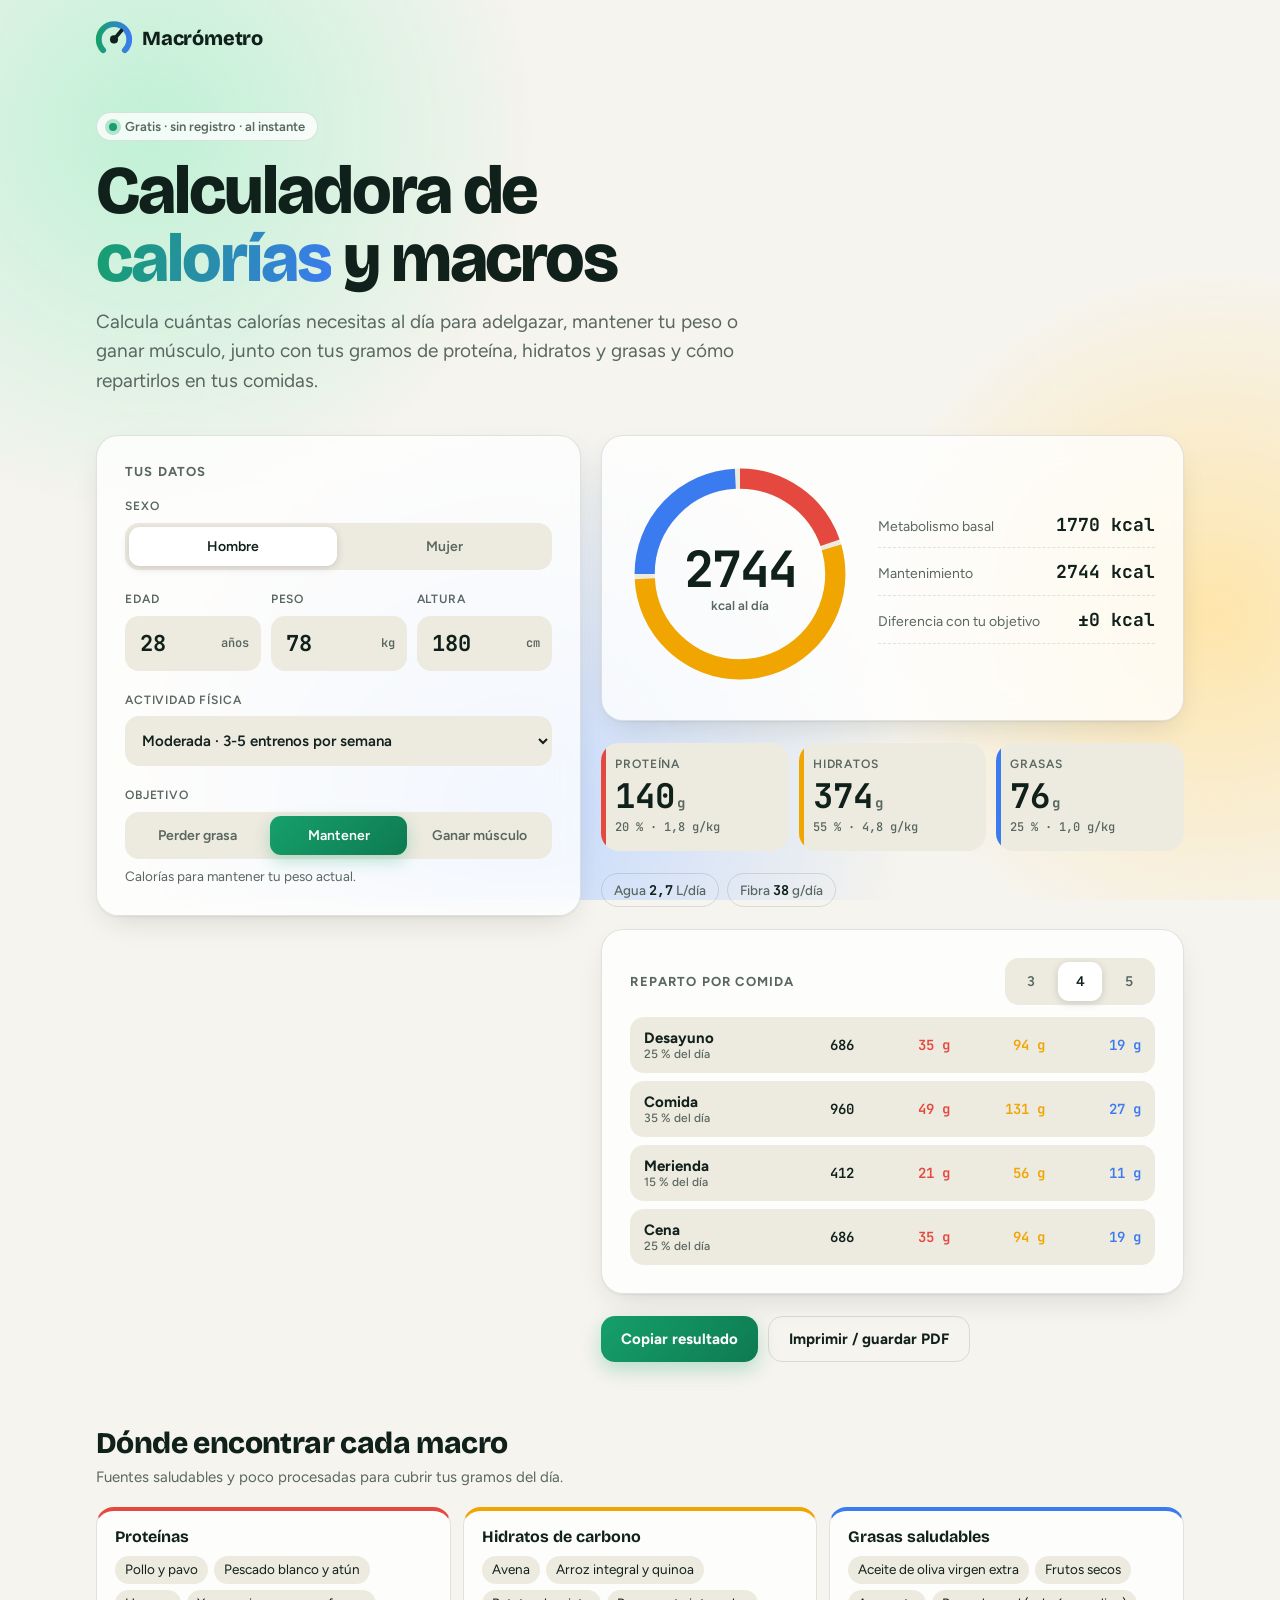
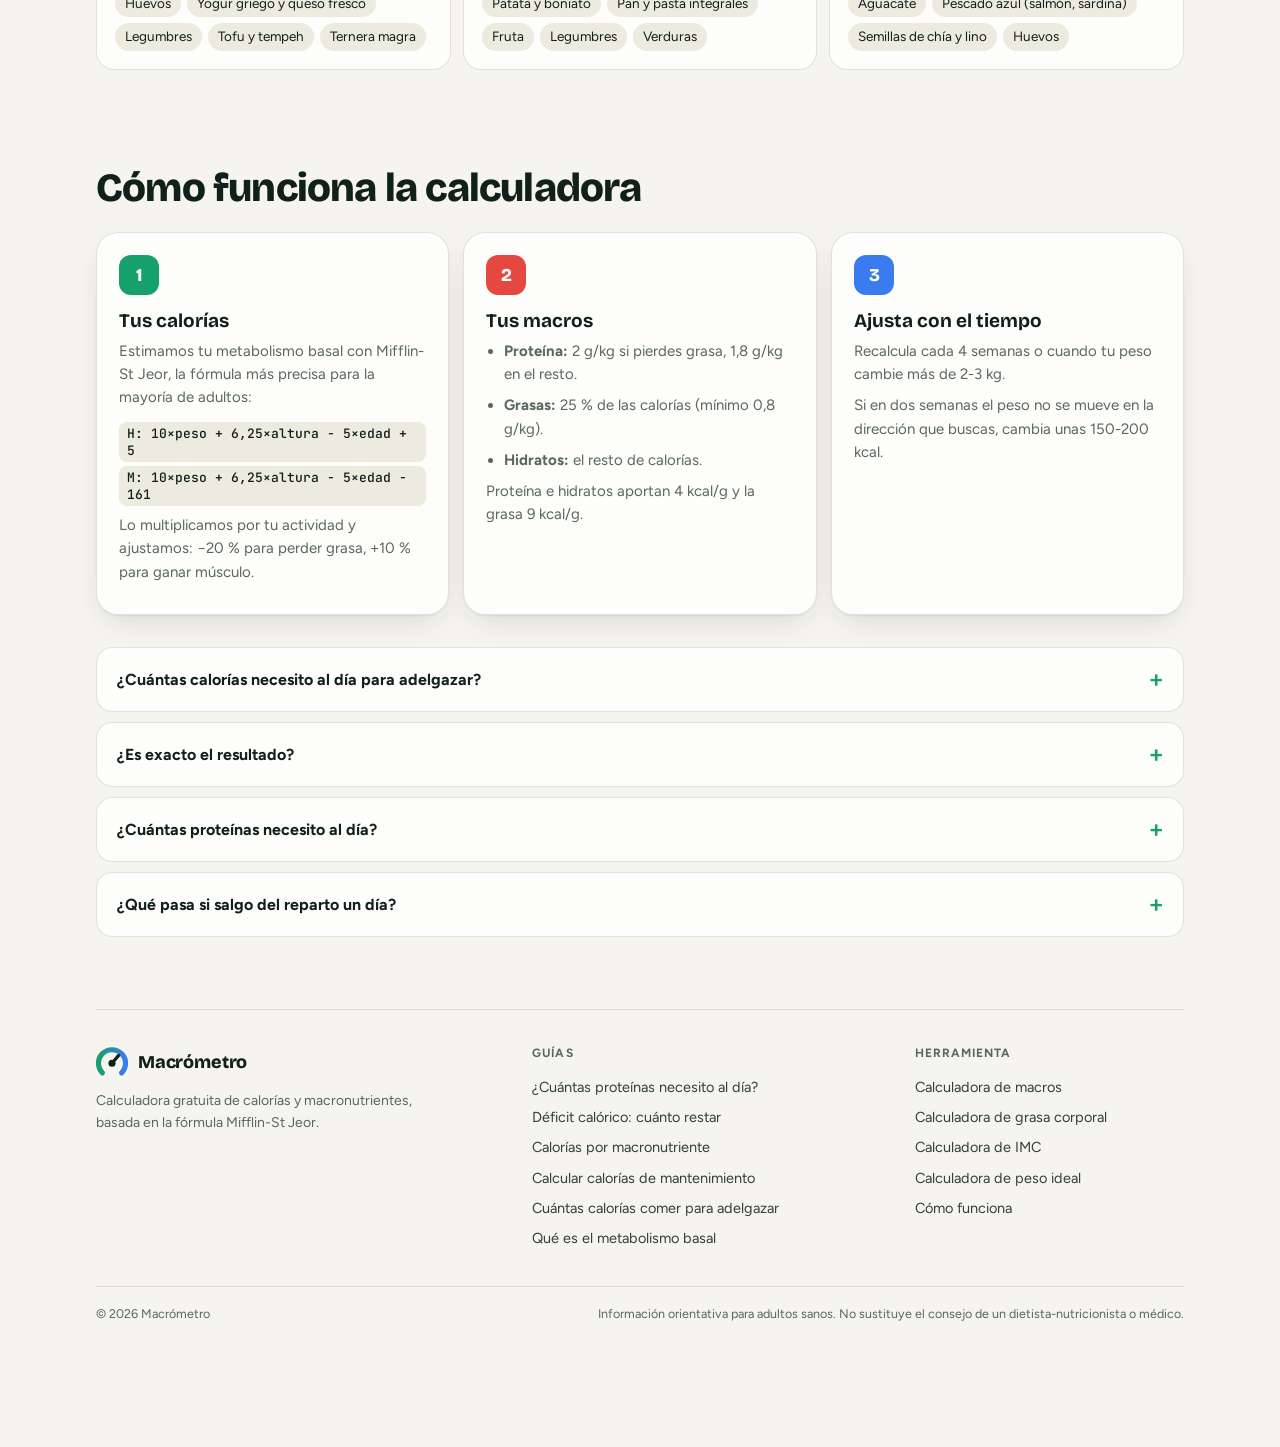
<file: index.html>
<!doctype html>
<html lang="es">
<head>
<meta charset="utf-8">
<meta name="viewport" content="width=device-width,initial-scale=1,viewport-fit=cover">
<title>Calculadora de calorías y macros gratis · Macrómetro</title>
<meta name="description" content="Calculadora de calorías diarias gratis: calcula cuántas calorías necesitas para adelgazar, mantener tu peso o ganar músculo, y tus macros de proteína, hidratos y grasas.">
<meta name="theme-color" content="#F6F4EE" media="(prefers-color-scheme: light)">
<meta name="theme-color" content="#0B1210" media="(prefers-color-scheme: dark)">
<meta name="google-site-verification" content="0I06I1MsxybB7g4-6dj7qjgs_pbRliKTd07mqxr5dvM" />
<link rel="canonical"href="https://macrometro.vercel.app/">
<link rel="icon" href="/favicon.svg" type="image/svg+xml">
<meta property="og:type" content="website">
<meta property="og:locale" content="es_ES">
<meta property="og:site_name" content="Macrómetro">
<meta property="og:title" content="Calculadora de calorías y macros gratis · Macrómetro">
<meta property="og:description" content="Calcula cuántas calorías necesitas al día para adelgazar, mantener o ganar músculo, y tus macros.">
<meta property="og:url" content="https://macrometro.vercel.app/">
<meta property="og:image" content="https://macrometro.vercel.app/og.png">
<meta name="twitter:card" content="summary_large_image">
<script type="application/ld+json">
{"@context":"https://schema.org","@graph":[
{"@type":"WebApplication","name":"Macrómetro: calculadora de calorías y macros","url":"https://macrometro.vercel.app/","applicationCategory":"HealthApplication","operatingSystem":"Any","inLanguage":"es","offers":{"@type":"Offer","price":"0","priceCurrency":"EUR"},"description":"Calculadora gratuita de calorías y macronutrientes (proteínas, hidratos y grasas)."},
{"@type":"FAQPage","mainEntity":[
{"@type":"Question","name":"¿Cuántas calorías necesito al día para adelgazar?","acceptedAnswer":{"@type":"Answer","text":"Calcula tus calorías de mantenimiento (metabolismo basal × actividad) y réstales entre un 15 y un 25 %. Con esta calculadora, elige “Perder grasa” y te da la cifra exacta aplicando un déficit del 20 %."}},
{"@type":"Question","name":"¿Es exacto el resultado?","acceptedAnswer":{"@type":"Answer","text":"Es una estimación muy buena para empezar, pero cada cuerpo es distinto. Úsala como punto de partida y ajusta según cómo evolucione tu peso."}},
{"@type":"Question","name":"¿Cuántas proteínas necesito al día?","acceptedAnswer":{"@type":"Answer","text":"Entre 1,6 y 2,2 g por kilo es el rango con mejor respaldo para quien entrena. Aquí usamos 2 g/kg al perder grasa y 1,8 g/kg en el resto de casos."}},
{"@type":"Question","name":"¿Qué pasa si salgo del reparto un día?","acceptedAnswer":{"@type":"Answer","text":"Nada. Lo importante es la media semanal, no un día concreto."}}]}]}
</script>
<link rel="preconnect" href="https://fonts.googleapis.com">
<link rel="preconnect" href="https://fonts.gstatic.com" crossorigin>
<link rel="stylesheet" href="https://fonts.googleapis.com/css2?family=Bricolage+Grotesque:opsz,wght@12..96,500;12..96,700;12..96,800&family=Figtree:wght@400;500;600;700&family=JetBrains+Mono:wght@500;700&display=swap">
<style>
:root{
  --bg:#F6F4EE; --bg2:#EDEAE0; --surface:rgba(255,255,255,.78); --surface-solid:#FFFFFF;
  --ink:#10201A; --muted:#58675F; --line:rgba(16,32,26,.12);
  --accent:#16A06B; --accent2:#0E7A52; --accent-ink:#FFFFFF; --glow:rgba(22,160,107,.28);
  --prot:#E5483E; --carb:#F0A500; --fat:#3B7BF0;
  --shadow:0 1px 2px rgba(16,32,26,.06),0 12px 32px -12px rgba(16,32,26,.18);
  --blob1:#B9F0D3; --blob2:#FFE3A3; --blob3:#BFD6FF;
  --display:"Bricolage Grotesque","Segoe UI",system-ui,sans-serif;
  --body:"Figtree","Segoe UI",system-ui,sans-serif;
  --mono:"JetBrains Mono",ui-monospace,Menlo,monospace;
  --radius:22px;
  color-scheme:light;
}
@media (prefers-color-scheme: dark){:root{
  --bg:#0B1210; --bg2:#101A17; --surface:rgba(23,34,30,.72); --surface-solid:#17221E;
  --ink:#EAF3EE; --muted:#9BB0A6; --line:rgba(234,243,238,.12);
  --accent:#3DDC97; --accent2:#2BB87B; --accent-ink:#04120C; --glow:rgba(61,220,151,.28);
  --prot:#FF6B5E; --carb:#FFC23D; --fat:#6A9BFF;
  --shadow:0 1px 2px rgba(0,0,0,.4),0 18px 40px -16px rgba(0,0,0,.7);
  --blob1:#0F3D2B; --blob2:#3B2C0A; --blob3:#142A57; color-scheme:dark}}

*{box-sizing:border-box}
html{scroll-behavior:smooth}
body{margin:0;background:var(--bg);color:var(--ink);font-family:var(--body);font-size:16px;line-height:1.55;
  -webkit-font-smoothing:antialiased;overflow-x:hidden;min-height:100vh}
.bg{position:fixed;inset:0;z-index:-1;overflow:hidden;pointer-events:none}
.bg i{position:absolute;border-radius:50%;opacity:.9}
.bg i:nth-child(1){width:780px;height:780px;background:radial-gradient(closest-side,var(--blob1),transparent);top:-260px;left:-240px}
.bg i:nth-child(2){width:690px;height:690px;background:radial-gradient(closest-side,var(--blob2),transparent);top:30%;right:-280px}
.bg i:nth-child(3){width:780px;height:780px;background:radial-gradient(closest-side,var(--blob3),transparent);bottom:-300px;left:10%}

.wrap{max-width:1120px;margin:0 auto;
  padding:20px max(16px,env(safe-area-inset-right)) 120px max(16px,env(safe-area-inset-left))}
.nav{display:flex;justify-content:space-between;align-items:center;margin-bottom:clamp(24px,5vw,56px)}
.brand{display:flex;align-items:center;gap:10px;font:800 20px var(--display);letter-spacing:-.01em}
.logo{width:36px;height:36px;display:grid;place-items:center;flex:none}
.logo svg{width:100%;height:100%;overflow:visible}

.hero{max-width:720px;margin-bottom:clamp(24px,4vw,40px)}
.pill{display:inline-flex;gap:8px;align-items:center;font:600 13px var(--body);padding:6px 12px;border-radius:99px;
  background:var(--surface);border:1px solid var(--line);color:var(--muted);backdrop-filter:blur(10px)}
.pill b{width:8px;height:8px;border-radius:50%;background:var(--accent);box-shadow:0 0 0 4px var(--glow)}
h1{font:800 clamp(36px,7vw,68px)/1 var(--display);letter-spacing:-.03em;margin:16px 0 14px;text-wrap:balance}
h1 em{font-style:normal;background:linear-gradient(100deg,var(--accent),var(--fat));-webkit-background-clip:text;background-clip:text;color:transparent}
.lede{font-size:clamp(16px,2.2vw,19px);color:var(--muted);max-width:56ch;margin:0}

.tool{display:grid;grid-template-columns:minmax(0,5fr) minmax(0,6fr);gap:20px;align-items:start}
@media (max-width:900px){.tool{grid-template-columns:1fr}}
.card{background:var(--surface);border:1px solid var(--line);border-radius:var(--radius);padding:clamp(18px,3vw,28px);
  box-shadow:var(--shadow);backdrop-filter:blur(18px);-webkit-backdrop-filter:blur(18px)}
@media (min-width:901px){.form{position:sticky;top:20px}}
.card h2{font:700 13px var(--body);letter-spacing:.09em;text-transform:uppercase;color:var(--muted);margin:0 0 18px}
form{display:grid;gap:20px}
.row{display:grid;grid-template-columns:repeat(3,minmax(0,1fr));gap:10px}
@media (max-width:420px){.row{gap:8px}}
.field{display:flex;flex-direction:column;gap:7px;min-width:0}
label,.lbl{font-size:12px;font-weight:600;letter-spacing:.07em;text-transform:uppercase;color:var(--muted)}
.inp{position:relative}
.inp input{width:100%;font:700 22px var(--mono);color:var(--ink);background:var(--bg2);border:1.5px solid transparent;
  border-radius:14px;padding:12px 38px 12px 14px;transition:border-color .15s,box-shadow .15s;-moz-appearance:textfield}
.inp input::-webkit-outer-spin-button,.inp input::-webkit-inner-spin-button{-webkit-appearance:none;margin:0}
.inp u{position:absolute;right:12px;top:50%;transform:translateY(-50%);text-decoration:none;font:600 12px var(--mono);color:var(--muted);pointer-events:none}
select{width:100%;font:600 15px var(--body);color:var(--ink);background:var(--bg2);border:1.5px solid transparent;border-radius:14px;padding:14px 12px}
input:focus,select:focus{outline:none;border-color:var(--accent);box-shadow:0 0 0 4px var(--glow)}
.seg{display:flex;gap:4px;padding:4px;background:var(--bg2);border-radius:14px}
.seg button{flex:1 1 0;min-width:0;font:600 14px var(--body);color:var(--muted);background:transparent;border:0;border-radius:11px;
  padding:11px 6px;cursor:pointer;transition:background .2s,color .2s,box-shadow .2s}
.seg button:hover{color:var(--ink)}
.seg button[aria-pressed="true"]{background:var(--surface-solid);color:var(--ink);box-shadow:0 2px 8px rgba(0,0,0,.14)}
.seg.goal button[aria-pressed="true"]{background:linear-gradient(135deg,var(--accent),var(--accent2));color:var(--accent-ink);box-shadow:0 6px 16px var(--glow)}
button:focus-visible{outline:2px solid var(--accent);outline-offset:2px}
.hint{font-size:13.5px;color:var(--muted);margin:0;min-height:1.5em}

.result{display:grid;gap:22px}
.top{display:grid;grid-template-columns:auto 1fr;gap:clamp(16px,3vw,28px);align-items:center}
@media (max-width:520px){.top{grid-template-columns:1fr;justify-items:center;text-align:center}}
.donut{position:relative;width:min(220px,62vw);aspect-ratio:1}
.donut svg{width:100%;height:100%;transform:rotate(-90deg)}
.donut circle{fill:none;stroke-width:11;stroke-linecap:butt;transition:stroke-dasharray .6s cubic-bezier(.2,.8,.2,1),stroke-dashoffset .6s cubic-bezier(.2,.8,.2,1)}
.donut .bgc{stroke:var(--bg2)}
.donut .mid{position:absolute;inset:0;display:grid;place-content:center;text-align:center}
.mid .num{font:700 clamp(38px,8vw,50px)/1 var(--mono);letter-spacing:-.04em;font-variant-numeric:tabular-nums}
.mid .unit{font:600 13px var(--body);color:var(--muted);margin-top:4px}
.stats{display:grid;gap:12px;width:100%}
.stat{display:flex;justify-content:space-between;align-items:baseline;gap:12px;padding-bottom:10px;border-bottom:1px dashed var(--line)}
.stat span{color:var(--muted);font-size:14px}
.stat b{font:700 18px var(--mono);font-variant-numeric:tabular-nums;white-space:nowrap}
.stat b span{font:inherit;color:inherit}
.macros{display:grid;grid-template-columns:repeat(3,minmax(0,1fr));gap:10px}
.m{position:relative;background:var(--bg2);border-radius:18px;padding:14px 14px 16px;overflow:hidden;min-width:0}
.m::before{content:"";position:absolute;left:0;top:0;bottom:0;width:5px;background:var(--c)}
.m .name{font:600 12px var(--body);letter-spacing:.07em;text-transform:uppercase;color:var(--muted);display:flex;align-items:center;gap:6px}
.m .g{font:700 clamp(26px,5vw,34px)/1.1 var(--mono);font-variant-numeric:tabular-nums;margin-top:6px}
.m .g small{font-size:14px;color:var(--muted);margin-left:2px}
.m .meta{display:block;font:500 12px var(--mono);color:var(--muted);margin-top:4px}
@media (max-width:420px){.m{padding:12px 10px 14px 14px}.m .meta{font-size:11px}}
.extras{display:flex;gap:8px;flex-wrap:wrap}
.chip{font:500 13.5px var(--body);color:var(--muted);padding:7px 12px;border-radius:99px;border:1px solid var(--line)}
.chip b{color:var(--ink);font-family:var(--mono);font-weight:700}

.meals-head{display:flex;justify-content:space-between;align-items:center;gap:10px;flex-wrap:wrap;margin-bottom:12px}
.meals-head h3{margin:0;font:700 13px var(--body);letter-spacing:.09em;text-transform:uppercase;color:var(--muted)}
.meals-head .seg{width:150px}
.mealgrid{display:grid;gap:8px}
.meal{display:grid;grid-template-columns:minmax(0,1.3fr) repeat(4,minmax(0,1fr));gap:8px;align-items:center;
  padding:12px 14px;border-radius:14px;background:var(--bg2);font:600 14px var(--mono);font-variant-numeric:tabular-nums}
.meal .n{font:700 15px var(--body)}
.meal .n small{display:block;font:500 12px var(--body);color:var(--muted)}
.meal span[data-l]{text-align:right}
.meal span[data-l]::after{content:attr(data-l);display:none;font:500 11px var(--body);color:var(--muted)}
.meal .k{color:var(--ink)}
.meal .p{color:var(--prot)}.meal .c{color:var(--carb)}.meal .f{color:var(--fat)}
@media (max-width:560px){
  .meal{grid-template-columns:repeat(4,minmax(0,1fr))}
  .meal .n{grid-column:1/-1;display:flex;justify-content:space-between;align-items:baseline}
  .meal span[data-l]{text-align:left}
  .meal span[data-l]::after{display:block}
}
.actions{display:flex;gap:10px;flex-wrap:wrap}
.btn{font:700 15px var(--body);padding:13px 20px;border-radius:14px;border:1.5px solid var(--line);background:transparent;color:var(--ink);cursor:pointer;transition:transform .12s,border-color .15s}
.btn:hover{border-color:var(--accent)}.btn:active{transform:scale(.97)}
.btn.primary{background:linear-gradient(135deg,var(--accent),var(--accent2));color:var(--accent-ink);border:0;box-shadow:0 8px 20px var(--glow)}

.foods{margin-top:clamp(40px,6vw,64px)}
.foods h2{font:800 clamp(24px,4vw,30px)/1.15 var(--display);letter-spacing:-.02em;margin:0 0 6px}
.foods-sub{color:var(--muted);margin:0 0 18px;font-size:15px}
.fgrid3{display:grid;grid-template-columns:repeat(3,minmax(0,1fr));gap:12px}
@media (max-width:820px){.fgrid3{grid-template-columns:1fr}}
.food{background:var(--surface);border:1px solid var(--line);border-top:4px solid var(--c);border-radius:18px;padding:16px 18px 18px;backdrop-filter:blur(14px)}
.food h3{font:700 16px var(--display);margin:0 0 10px}
.food ul{list-style:none;margin:0;padding:0;display:flex;flex-wrap:wrap;gap:6px}
.food li{font-size:13.5px;line-height:1.3;padding:5px 10px;border-radius:99px;background:var(--bg2);color:var(--ink)}
.guide{margin-top:clamp(48px,8vw,96px)}
.guide>h2{font:800 clamp(28px,5vw,40px)/1.1 var(--display);letter-spacing:-.02em;margin:0 0 22px;text-wrap:balance}
.gcards{display:grid;grid-template-columns:repeat(3,minmax(0,1fr));gap:14px}
@media (max-width:900px){.gcards{grid-template-columns:1fr}}
.gcard{padding:22px}
.gcard .ic{width:40px;height:40px;border-radius:12px;display:grid;place-items:center;margin-bottom:14px;font:800 18px var(--display);color:var(--accent-ink);background:var(--c)}
.gcard h3{font:700 19px var(--display);margin:0 0 8px}
.gcard p,.gcard li{color:var(--muted);font-size:15px;margin:0 0 8px}
.gcard ul{padding-left:18px;margin:0}
code{font:500 13px var(--mono);color:var(--ink);background:var(--bg2);border-radius:8px;padding:3px 8px;display:inline-block;max-width:100%;white-space:normal;overflow-wrap:anywhere;margin-top:4px}
.faq{margin-top:32px;display:grid;gap:10px}
details{background:var(--surface);border:1px solid var(--line);border-radius:16px;padding:0 20px;backdrop-filter:blur(14px)}
summary{cursor:pointer;font:700 16px var(--body);padding:16px 0;list-style:none;display:flex;justify-content:space-between;gap:12px;align-items:center}
summary::-webkit-details-marker{display:none}
summary::after{content:"+";font:500 24px var(--mono);color:var(--accent);transition:transform .2s}
details[open] summary::after{transform:rotate(45deg)}
details p{margin:0 0 16px;color:var(--muted)}
.site-foot{margin-top:72px;padding-top:36px;border-top:1px solid var(--line)}
.site-foot .fgrid{display:grid;grid-template-columns:1.5fr 1.3fr 1fr;gap:32px}
@media (max-width:700px){.site-foot .fgrid{grid-template-columns:1fr 1fr}.site-foot .fbrand{grid-column:1/-1}}
.site-foot .brand{font:800 18px var(--display);color:var(--ink);text-decoration:none;display:flex;align-items:center;gap:10px}
.site-foot .logo{width:32px;height:32px}
.site-foot p{margin:12px 0 0;font-size:14px;line-height:1.6;color:var(--muted);max-width:36ch}
.site-foot h3{font:700 12px var(--body);letter-spacing:.09em;text-transform:uppercase;color:var(--muted);margin:0 0 12px}
.site-foot nav a{display:block;font-size:14.5px;line-height:1.4;padding:5px 0;color:var(--ink);text-decoration:none;opacity:.85}
.site-foot nav a:hover{opacity:1;color:var(--accent2);text-decoration:underline}
.site-foot .fbottom{margin-top:32px;padding:18px 0 4px;border-top:1px solid var(--line);font-size:12.5px;line-height:1.5;color:var(--muted);display:flex;justify-content:space-between;gap:8px 24px;flex-wrap:wrap}
@media (prefers-color-scheme: dark){.site-foot nav a:hover{color:var(--accent)}}

.sticky{position:fixed;left:12px;right:12px;bottom:max(12px,env(safe-area-inset-bottom));z-index:20;display:none;
  align-items:center;justify-content:space-between;gap:12px;padding:12px 16px;border-radius:20px;
  background:var(--surface-solid);border:1px solid var(--line);box-shadow:var(--shadow);
  transform:translateY(140%);transition:transform .3s ease}
.sticky.show{transform:none}
@media (max-width:900px){.sticky{display:flex}}
.sticky .k{font:700 24px var(--mono);letter-spacing:-.03em}
.sticky .k small{font:600 12px var(--body);color:var(--muted);letter-spacing:0;margin-left:4px}
.sticky .dots{display:flex;gap:12px;font:700 14px var(--mono)}
.sticky .dots i{font-style:normal;display:flex;align-items:center;gap:5px}
.sticky .dots i::before{content:"";width:8px;height:8px;border-radius:50%;background:var(--c)}
.toast{position:fixed;left:50%;top:18px;transform:translate(-50%,-150%);background:var(--ink);color:var(--bg);padding:10px 18px;border-radius:99px;font:600 14px var(--body);z-index:30;transition:transform .3s}
.toast.show{transform:translate(-50%,0)}

@media (prefers-reduced-motion:reduce){*{transition:none!important;scroll-behavior:auto!important}}
</style>
</head>
<body>
<div class="bg" aria-hidden="true"><i></i><i></i><i></i></div>
<div class="toast" id="toast" role="status">Copiado</div>

<div class="wrap">
  <nav class="nav">
    <div class="brand"><span class="logo"><svg viewBox="3 3 26 26" aria-hidden="true"><defs><linearGradient id="lg1" x1="4" y1="0" x2="28" y2="0" gradientUnits="userSpaceOnUse"><stop offset="0" style="stop-color:var(--accent)"/><stop offset="1" style="stop-color:var(--fat)"/></linearGradient></defs><path d="M8.2 24.8A11 11 0 1 1 23.8 24.8" fill="none" stroke="url(#lg1)" stroke-width="4.2" stroke-linecap="round"/><path d="M16 17 21.4 10.6" stroke="var(--ink)" stroke-width="2.6" stroke-linecap="round"/><circle cx="16" cy="17" r="2.9" fill="var(--ink)"/></svg></span>Macrómetro</div>
  </nav>

  <header class="hero">
    <span class="pill"><b></b>Gratis · sin registro · al instante</span>
    <h1>Calculadora de <em>calorías</em> y macros</h1>
    <p class="lede">Calcula cuántas calorías necesitas al día para adelgazar, mantener tu peso o ganar músculo, junto con tus gramos de proteína, hidratos y grasas y cómo repartirlos en tus comidas.</p>
  </header>

  <main class="tool">
    <div class="card form">
      <h2>Tus datos</h2>
      <form id="f" onsubmit="event.preventDefault()">
        <div class="field">
          <span class="lbl">Sexo</span>
          <div class="seg" data-name="sexo" role="group" aria-label="Sexo">
            <button type="button" data-v="h" aria-pressed="true">Hombre</button>
            <button type="button" data-v="m" aria-pressed="false">Mujer</button>
          </div>
        </div>
        <div class="row">
          <div class="field"><label for="edad">Edad</label><div class="inp"><input id="edad" type="number" min="14" max="90" value="28" inputmode="numeric"><u>años</u></div></div>
          <div class="field"><label for="peso">Peso</label><div class="inp"><input id="peso" type="number" min="35" max="250" step="0.5" value="78" inputmode="decimal"><u>kg</u></div></div>
          <div class="field"><label for="altura">Altura</label><div class="inp"><input id="altura" type="number" min="130" max="220" value="180" inputmode="numeric"><u>cm</u></div></div>
        </div>
        <div class="field">
          <label for="act">Actividad física</label>
          <select id="act">
            <option value="1.2">Sedentario · oficina, sin deporte</option>
            <option value="1.375">Ligera · 1-3 entrenos por semana</option>
            <option value="1.55" selected>Moderada · 3-5 entrenos por semana</option>
            <option value="1.725">Alta · 6-7 entrenos por semana</option>
            <option value="1.9">Muy alta · doble sesión o trabajo físico</option>
          </select>
        </div>
        <div class="field">
          <span class="lbl">Objetivo</span>
          <div class="seg goal" data-name="obj" role="group" aria-label="Objetivo">
            <button type="button" data-v="def" aria-pressed="false">Perder grasa</button>
            <button type="button" data-v="man" aria-pressed="true">Mantener</button>
            <button type="button" data-v="vol" aria-pressed="false">Ganar músculo</button>
          </div>
          <p class="hint" id="objHint"></p>
        </div>
      </form>
    </div>

    <div class="result" id="res" aria-live="polite">
      <div class="card">
        <div class="top">
          <div class="donut">
            <svg viewBox="0 0 120 120" aria-hidden="true">
              <circle class="bgc" cx="60" cy="60" r="52" pathLength="100"/>
              <circle id="dP" cx="60" cy="60" r="52" pathLength="100" stroke="var(--prot)" stroke-dasharray="0 100"/>
              <circle id="dC" cx="60" cy="60" r="52" pathLength="100" stroke="var(--carb)" stroke-dasharray="0 100"/>
              <circle id="dF" cx="60" cy="60" r="52" pathLength="100" stroke="var(--fat)" stroke-dasharray="0 100"/>
            </svg>
            <div class="mid"><span class="num" id="kcal">0</span><span class="unit">kcal al día</span></div>
          </div>
          <div class="stats">
            <div class="stat"><span>Metabolismo basal</span><b><span id="bmr">0</span> kcal</b></div>
            <div class="stat"><span>Mantenimiento</span><b><span id="tdee">0</span> kcal</b></div>
            <div class="stat"><span>Diferencia con tu objetivo</span><b id="diff">0</b></div>
          </div>
        </div>
      </div>

      <div class="macros">
        <div class="m" style="--c:var(--prot)"><span class="name">Proteína</span><div class="g"><span id="gP">0</span><small>g</small></div><span class="meta" id="mP"></span></div>
        <div class="m" style="--c:var(--carb)"><span class="name">Hidratos</span><div class="g"><span id="gC">0</span><small>g</small></div><span class="meta" id="mC"></span></div>
        <div class="m" style="--c:var(--fat)"><span class="name">Grasas</span><div class="g"><span id="gF">0</span><small>g</small></div><span class="meta" id="mF"></span></div>
      </div>

      <div class="extras">
        <span class="chip">Agua <b id="water">0</b> L/día</span>
        <span class="chip">Fibra <b id="fiber">0</b> g/día</span>
      </div>

      <div class="card">
        <div class="meals-head">
          <h3>Reparto por comida</h3>
          <div class="seg" data-name="comidas" role="group" aria-label="Número de comidas">
            <button type="button" data-v="3" aria-pressed="false">3</button>
            <button type="button" data-v="4" aria-pressed="true">4</button>
            <button type="button" data-v="5" aria-pressed="false">5</button>
          </div>
        </div>
        <div class="mealgrid" id="meals"></div>
      </div>

      <div class="actions">
        <button class="btn primary" id="copy" type="button">Copiar resultado</button>
        <button class="btn" id="print" type="button">Imprimir / guardar PDF</button>
      </div>
    </div>
  </main>

  <section class="foods" aria-labelledby="foods-h">
    <h2 id="foods-h">Dónde encontrar cada macro</h2>
    <p class="foods-sub">Fuentes saludables y poco procesadas para cubrir tus gramos del día.</p>
    <div class="fgrid3">
      <div class="food" style="--c:var(--prot)">
        <h3>Proteínas</h3>
        <ul>
          <li>Pollo y pavo</li><li>Pescado blanco y atún</li><li>Huevos</li><li>Yogur griego y queso fresco</li><li>Legumbres</li><li>Tofu y tempeh</li><li>Ternera magra</li>
        </ul>
      </div>
      <div class="food" style="--c:var(--carb)">
        <h3>Hidratos de carbono</h3>
        <ul>
          <li>Avena</li><li>Arroz integral y quinoa</li><li>Patata y boniato</li><li>Pan y pasta integrales</li><li>Fruta</li><li>Legumbres</li><li>Verduras</li>
        </ul>
      </div>
      <div class="food" style="--c:var(--fat)">
        <h3>Grasas saludables</h3>
        <ul>
          <li>Aceite de oliva virgen extra</li><li>Frutos secos</li><li>Aguacate</li><li>Pescado azul (salmón, sardina)</li><li>Semillas de chía y lino</li><li>Huevos</li>
        </ul>
      </div>
    </div>
  </section>

  <section class="guide" id="como-funciona">
    <h2>Cómo funciona la calculadora</h2>
    <div class="gcards">
      <div class="card gcard" style="--c:var(--accent)">
        <div class="ic">1</div>
        <h3>Tus calorías</h3>
        <p>Estimamos tu metabolismo basal con Mifflin-St Jeor, la fórmula más precisa para la mayoría de adultos:</p>
        <p><code>H: 10×peso + 6,25×altura − 5×edad + 5</code><br><code>M: 10×peso + 6,25×altura − 5×edad − 161</code></p>
        <p>Lo multiplicamos por tu actividad y ajustamos: −20 % para perder grasa, +10 % para ganar músculo.</p>
      </div>
      <div class="card gcard" style="--c:var(--prot)">
        <div class="ic">2</div>
        <h3>Tus macros</h3>
        <ul>
          <li><strong>Proteína:</strong> 2 g/kg si pierdes grasa, 1,8 g/kg en el resto.</li>
          <li><strong>Grasas:</strong> 25 % de las calorías (mínimo 0,8 g/kg).</li>
          <li><strong>Hidratos:</strong> el resto de calorías.</li>
        </ul>
        <p>Proteína e hidratos aportan 4 kcal/g y la grasa 9 kcal/g.</p>
      </div>
      <div class="card gcard" style="--c:var(--fat)">
        <div class="ic">3</div>
        <h3>Ajusta con el tiempo</h3>
        <p>Recalcula cada 4 semanas o cuando tu peso cambie más de 2-3 kg.</p>
        <p>Si en dos semanas el peso no se mueve en la dirección que buscas, cambia unas 150-200 kcal.</p>
      </div>
    </div>
    <div class="faq">
      <details><summary>¿Cuántas calorías necesito al día para adelgazar?</summary><p>Calcula tus calorías de mantenimiento (metabolismo basal × actividad) y réstales entre un 15 y un 25 %. Con esta calculadora, elige “Perder grasa” y te da la cifra exacta aplicando un déficit del 20 %.</p></details>
      <details><summary>¿Es exacto el resultado?</summary><p>Es una estimación muy buena para empezar, pero cada cuerpo es distinto. Úsala como punto de partida y ajusta según cómo evolucione tu peso.</p></details>
      <details><summary>¿Cuántas proteínas necesito al día?</summary><p>Entre 1,6 y 2,2 g por kilo es el rango con mejor respaldo para quien entrena. Aquí usamos 2 g/kg al perder grasa y 1,8 g/kg en el resto de casos.</p></details>
      <details><summary>¿Qué pasa si salgo del reparto un día?</summary><p>Nada. Lo importante es la media semanal, no un día concreto.</p></details>
    </div>
  </section>

<footer class="site-foot">
  <div class="fgrid">
    <div class="fbrand">
      <div class="brand"><span class="logo"><svg viewBox="3 3 26 26" aria-hidden="true"><defs><linearGradient id="lg2" x1="4" y1="0" x2="28" y2="0" gradientUnits="userSpaceOnUse"><stop offset="0" style="stop-color:var(--accent)"/><stop offset="1" style="stop-color:var(--fat)"/></linearGradient></defs><path d="M8.2 24.8A11 11 0 1 1 23.8 24.8" fill="none" stroke="url(#lg2)" stroke-width="4.2" stroke-linecap="round"/><path d="M16 17 21.4 10.6" stroke="var(--ink)" stroke-width="2.6" stroke-linecap="round"/><circle cx="16" cy="17" r="2.9" fill="var(--ink)"/></svg></span>Macrómetro</div>
      <p>Calculadora gratuita de calorías y macronutrientes, basada en la fórmula Mifflin-St Jeor.</p>
    </div>
    <nav aria-label="Guías"><h3>Guías</h3><a href="/proteinas-al-dia">¿Cuántas proteínas necesito al día?</a><a href="/deficit-calorico">Déficit calórico: cuánto restar</a><a href="/calorias-por-macronutriente">Calorías por macronutriente</a><a href="/calorias-de-mantenimiento">Calcular calorías de mantenimiento</a><a href="/calorias-para-adelgazar">Cuántas calorías comer para adelgazar</a><a href="/metabolismo-basal">Qué es el metabolismo basal</a></nav>
    <nav aria-label="Herramienta"><h3>Herramienta</h3><a href="/">Calculadora de macros</a><a href="/calculadora-grasa-corporal">Calculadora de grasa corporal</a><a href="/calculadora-imc">Calculadora de IMC</a><a href="/calculadora-peso-ideal">Calculadora de peso ideal</a><a href="/#como-funciona">Cómo funciona</a></nav>
  </div>
  <div class="fbottom"><span>© 2026 Macrómetro</span><span>Información orientativa para adultos sanos. No sustituye el consejo de un dietista-nutricionista o médico.</span></div>
</footer>
</div>

<div class="sticky" id="sticky" aria-hidden="true">
  <div class="k"><span id="sk">0</span><small>kcal</small></div>
  <div class="dots"><i style="--c:var(--prot)"><span id="sp">0</span></i><i style="--c:var(--carb)"><span id="sc">0</span></i><i style="--c:var(--fat)"><span id="sf">0</span></i></div>
</div>

<script>
const $=id=>document.getElementById(id);
const st={sexo:"h",obj:"man",comidas:"4"};
const hints={def:"Déficit del 20 %: pérdida aproximada de 0,5-0,8 kg por semana.",man:"Calorías para mantener tu peso actual.",vol:"Superávit del 10 %: ganancia lenta para minimizar la grasa."};
const reparto={"3":[["Desayuno",.3],["Comida",.4],["Cena",.3]],
 "4":[["Desayuno",.25],["Comida",.35],["Merienda",.15],["Cena",.25]],
 "5":[["Desayuno",.2],["Media mañana",.1],["Comida",.3],["Merienda",.15],["Cena",.25]]};
const fmt=n=>Math.round(n).toLocaleString("es-ES");
const reduce=matchMedia("(prefers-reduced-motion: reduce)").matches;
let last={}, shown=0, raf;

function countTo(el,to){
  if(reduce){el.textContent=fmt(to);shown=to;return}
  cancelAnimationFrame(raf);
  const from=shown,t0=performance.now(),d=450;
  (function step(t){
    const k=Math.min((t-t0)/d,1),e=1-Math.pow(1-k,3);
    shown=from+(to-from)*e;el.textContent=fmt(shown);
    if(k<1)raf=requestAnimationFrame(step);
  })(t0);
}

function calc(){
  const a=+$("edad").value,w=+$("peso").value,h=+$("altura").value,f=+$("act").value;
  if(!(a>0&&w>0&&h>0))return;
  const bmr=10*w+6.25*h-5*a+(st.sexo==="h"?5:-161);
  const tdee=bmr*f;
  const kcal=tdee*({def:.8,man:1,vol:1.1}[st.obj]);
  const p=w*(st.obj==="def"?2:1.8);
  const fat=Math.max(kcal*.25/9,w*.8);
  const c=Math.max((kcal-p*4-fat*9)/4,0);
  last={kcal,bmr,tdee,p,c,fat};
  countTo($("kcal"),kcal);
  $("bmr").textContent=fmt(bmr);$("tdee").textContent=fmt(tdee);
  const d=Math.round(kcal-tdee);
  $("diff").textContent=(d>0?"+":d<0?"−":"±")+fmt(Math.abs(d))+" kcal";
  $("objHint").textContent=hints[st.obj];
  const pk=p*4,ck=c*4,fk=fat*9,tot=pk+ck+fk;
  let off=0;
  [["P",p,pk],["C",c,ck],["F",fat,fk]].forEach(([k,g,kc])=>{
    const pct=kc/tot*100;
    $("g"+k).textContent=fmt(g);
    $("m"+k).textContent=Math.round(pct)+" % · "+(g/w).toFixed(1).replace(".",",")+" g/kg";
    const el=$("d"+k);
    el.style.strokeDasharray=Math.max(pct-.8,0)+" "+(100-Math.max(pct-.8,0));
    el.style.strokeDashoffset=-off;
    off+=pct;
  });
  $("water").textContent=(w*.035).toFixed(1).replace(".",",");
  $("fiber").textContent=fmt(kcal/1000*14);
  $("sk").textContent=fmt(kcal);$("sp").textContent=fmt(p);$("sc").textContent=fmt(c);$("sf").textContent=fmt(fat);
  $("meals").innerHTML=reparto[st.comidas].map(([n,r])=>
    `<div class="meal"><span class="n">${n}<small>${Math.round(r*100)} % del día</small></span>
      <span class="k" data-l="kcal">${fmt(kcal*r)}</span><span class="p" data-l="prot.">${fmt(p*r)} g</span>
      <span class="c" data-l="hidr.">${fmt(c*r)} g</span><span class="f" data-l="grasa">${fmt(fat*r)} g</span></div>`).join("");
}

document.querySelectorAll(".seg[data-name]").forEach(g=>g.addEventListener("click",e=>{
  const b=e.target.closest("button");if(!b)return;
  st[g.dataset.name]=b.dataset.v;
  g.querySelectorAll("button").forEach(x=>x.setAttribute("aria-pressed",x===b));
  calc();
}));
["edad","peso","altura","act"].forEach(id=>$(id).addEventListener("input",calc));
// Al tocar un número se selecciona entero: escribes y lo reemplaza
["edad","peso","altura"].forEach(id=>{
  const el=$(id);
  el.addEventListener("focus",()=>setTimeout(()=>el.select(),0));
  el.addEventListener("mouseup",e=>e.preventDefault());
});

// Barra fija en móvil cuando el resultado sale de pantalla
if("IntersectionObserver" in window){
  new IntersectionObserver(([e])=>$("sticky").classList.toggle("show",!e.isIntersecting),{threshold:0}).observe($("res").querySelector(".card"));
}

function toast(t){const el=$("toast");el.textContent=t;el.classList.add("show");setTimeout(()=>el.classList.remove("show"),1800)}
$("copy").addEventListener("click",async()=>{
  const o={def:"Perder grasa",man:"Mantener",vol:"Ganar músculo"}[st.obj];
  const t=`Macrómetro · ${o}\n${fmt(last.kcal)} kcal/día\nProteína: ${fmt(last.p)} g\nHidratos: ${fmt(last.c)} g\nGrasas: ${fmt(last.fat)} g`;
  try{await navigator.clipboard.writeText(t);toast("Resultado copiado")}catch(e){toast("No se pudo copiar")}
});
$("print").addEventListener("click",()=>window.print());
calc();
</script>
</body>
</html>
</file>
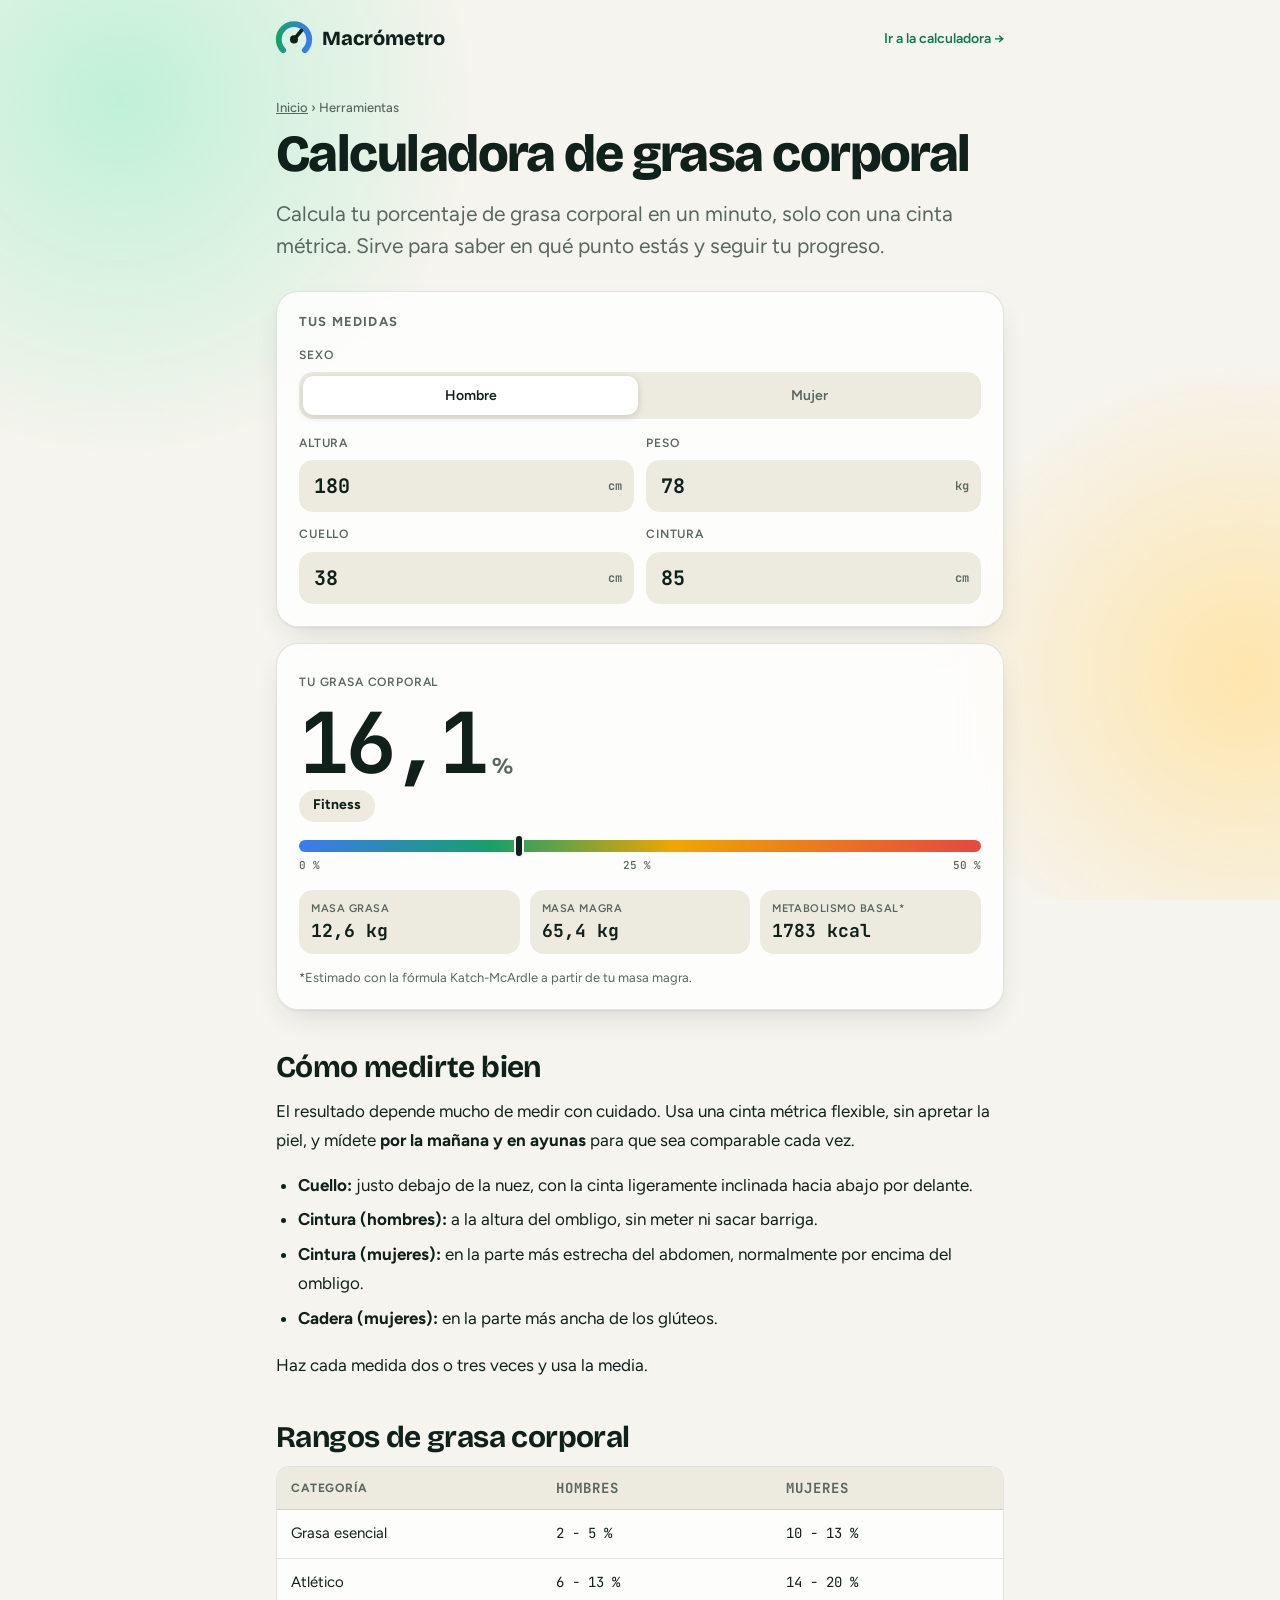
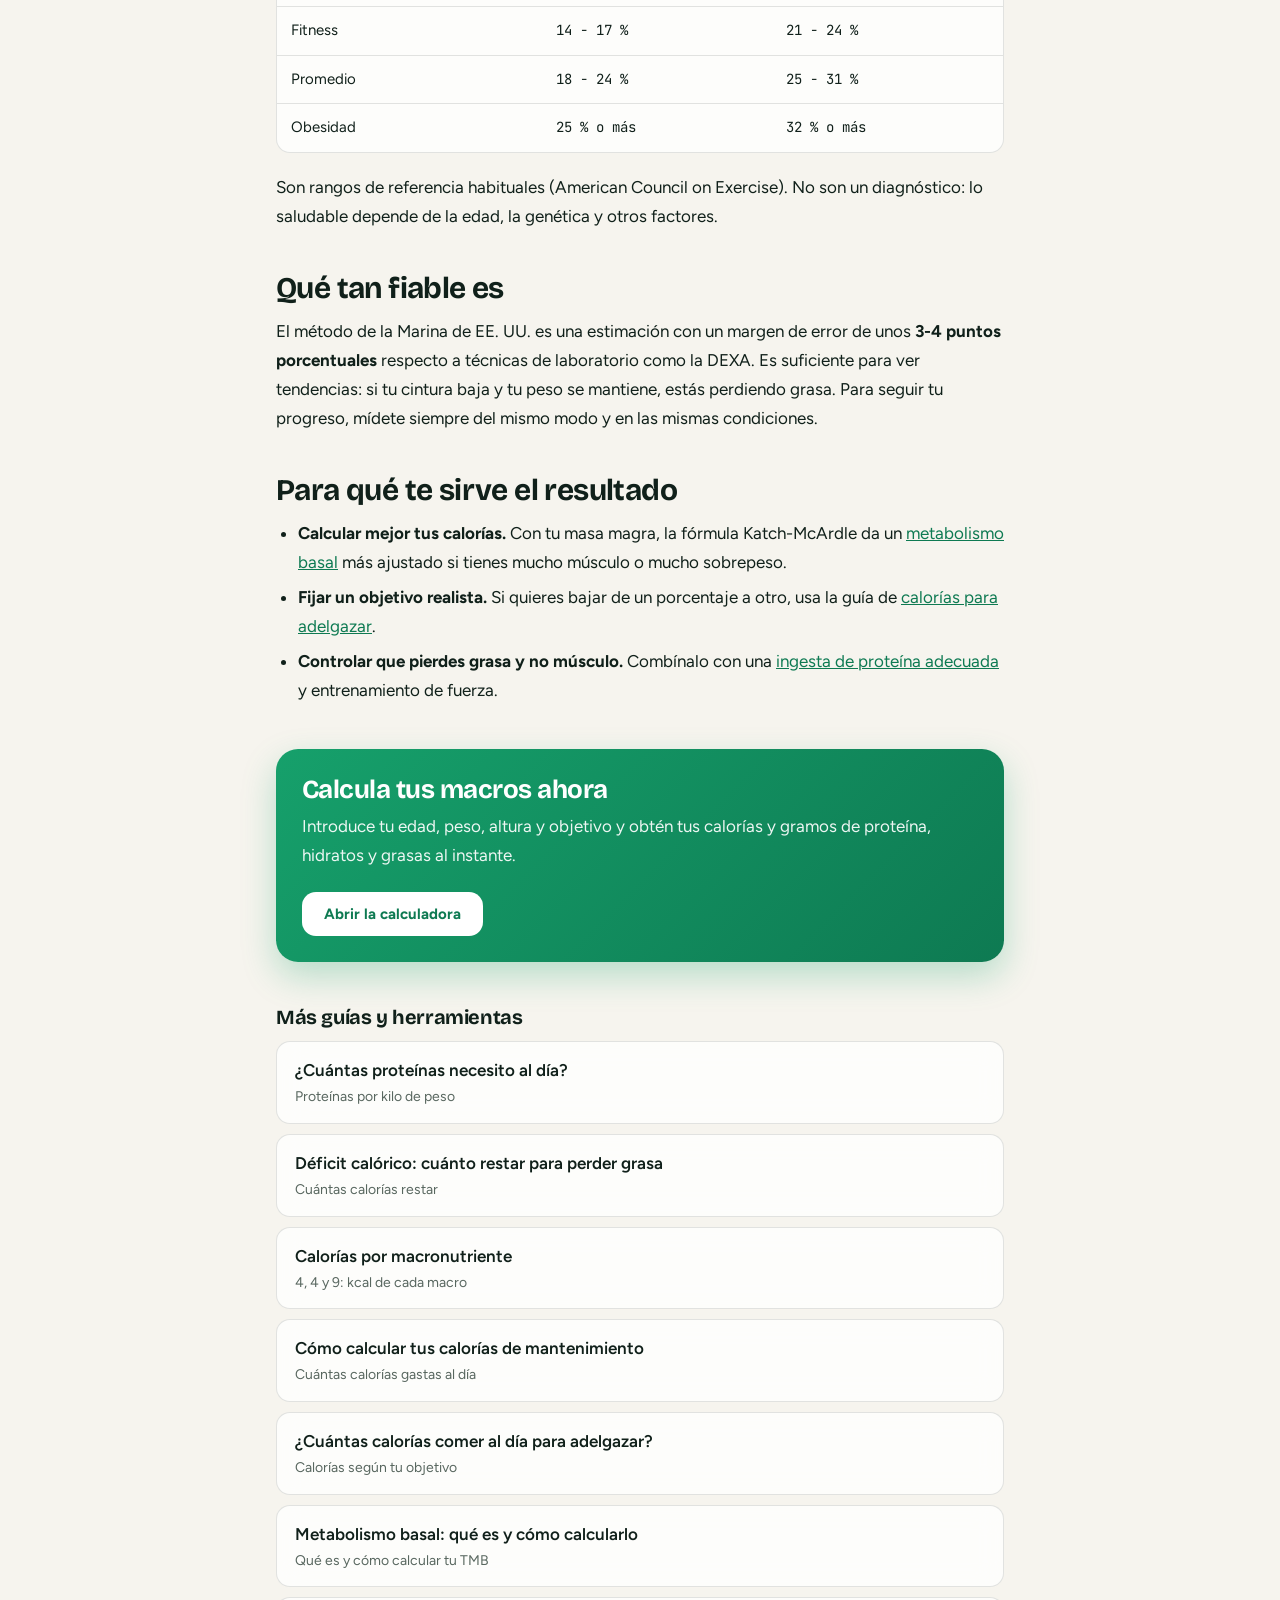
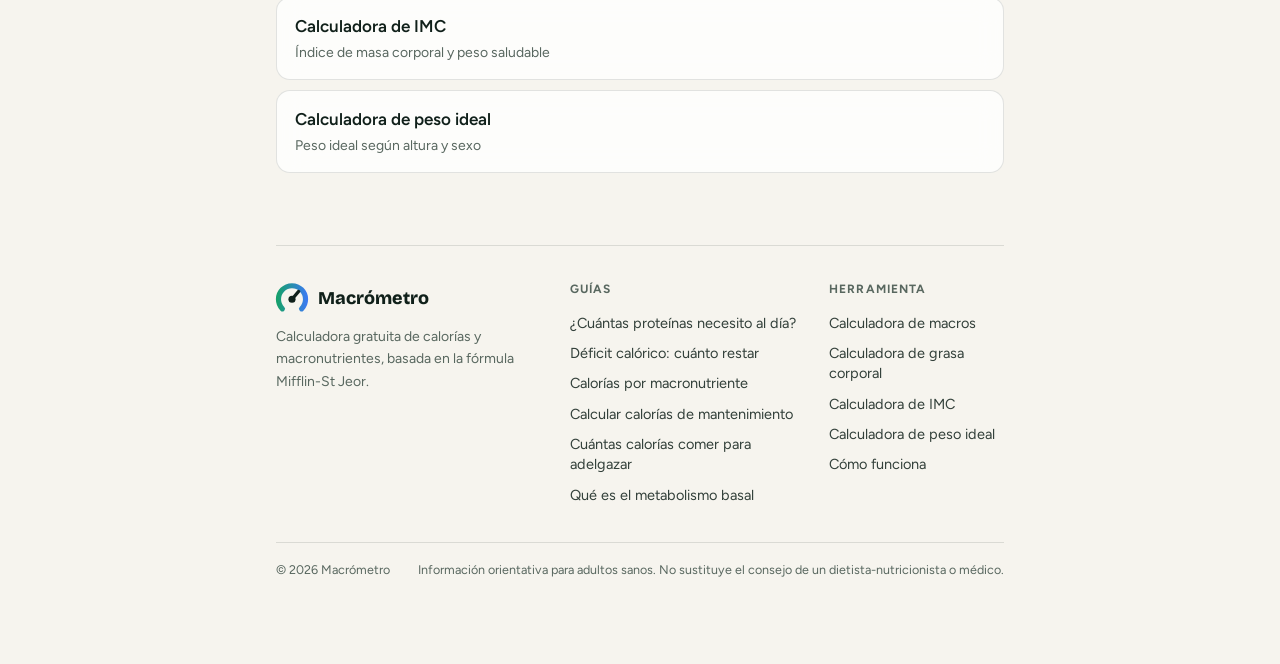
<file: calculadora-grasa-corporal.html>
<!doctype html>
<html lang="es">
<head>
<meta charset="utf-8">
<meta name="viewport" content="width=device-width,initial-scale=1,viewport-fit=cover">
<title>Calculadora de grasa corporal gratis (método de la Marina) · Macrómetro</title>
<meta name="description" content="Calcula tu porcentaje de grasa corporal con una cinta métrica: método de la Marina de EE. UU. Resultado en % de grasa, masa grasa y masa magra.">
<meta name="google-site-verification" content="0I06I1MsxybB7g4-6dj7qjgs_pbRliKTd07mqxr5dvM" />
<link rel="canonical" href="https://macrometro.vercel.app/calculadora-grasa-corporal">
<link rel="icon" href="/favicon.svg" type="image/svg+xml">
<meta property="og:type" content="article">
<meta property="og:locale" content="es_ES">
<meta property="og:site_name" content="Macrómetro">
<meta property="og:title" content="Calculadora de grasa corporal gratis (método de la Marina)">
<meta property="og:description" content="Calcula tu porcentaje de grasa corporal con una cinta métrica: método de la Marina de EE. UU. Resultado en % de grasa, masa grasa y masa magra.">
<meta property="og:url" content="https://macrometro.vercel.app/calculadora-grasa-corporal">
<meta property="og:image" content="https://macrometro.vercel.app/og.png">
<meta name="twitter:card" content="summary_large_image">
<meta name="theme-color" content="#F6F4EE" media="(prefers-color-scheme: light)">
<meta name="theme-color" content="#0B1210" media="(prefers-color-scheme: dark)">
<script type="application/ld+json">{"@context": "https://schema.org", "@type": "WebApplication", "name": "Calculadora de grasa corporal", "url": "https://macrometro.vercel.app/calculadora-grasa-corporal", "applicationCategory": "HealthApplication", "operatingSystem": "Any", "inLanguage": "es", "offers": {"@type": "Offer", "price": "0", "priceCurrency": "EUR"}, "description": "Calcula tu porcentaje de grasa corporal con una cinta métrica: método de la Marina de EE. UU. Resultado en % de grasa, masa grasa y masa magra."}</script>
<link rel="preconnect" href="https://fonts.googleapis.com">
<link rel="preconnect" href="https://fonts.gstatic.com" crossorigin>
<link rel="stylesheet" href="https://fonts.googleapis.com/css2?family=Bricolage+Grotesque:opsz,wght@12..96,700;12..96,800&family=Figtree:wght@400;500;600;700&family=JetBrains+Mono:wght@500;700&display=swap">
<link rel="stylesheet" href="/article.css">
</head>
<body>
<div class="bg" aria-hidden="true"><i></i><i></i></div>
<div class="wrap">
<nav class="nav">
  <a class="brand" href="/"><span class="logo"><svg viewBox="3 3 26 26" aria-hidden="true"><defs><linearGradient id="lg1" x1="4" y1="0" x2="28" y2="0" gradientUnits="userSpaceOnUse"><stop offset="0" style="stop-color:var(--accent)"/><stop offset="1" style="stop-color:var(--fat)"/></linearGradient></defs><path d="M8.2 24.8A11 11 0 1 1 23.8 24.8" fill="none" stroke="url(#lg1)" stroke-width="4.2" stroke-linecap="round"/><path d="M16 17 21.4 10.6" stroke="var(--ink)" stroke-width="2.6" stroke-linecap="round"/><circle cx="16" cy="17" r="2.9" fill="var(--ink)"/></svg></span>Macrómetro</a>
  <a class="back" href="/">Ir a la calculadora →</a>
</nav>
<main>
<div class="crumb"><a href="/">Inicio</a> › Herramientas</div>
<h1>Calculadora de grasa corporal</h1>
<p class="lede">Calcula tu porcentaje de grasa corporal en un minuto, solo con una cinta métrica. Sirve para saber en qué punto estás y seguir tu progreso.</p>

<div class="gtool">
  <div class="gcard">
    <h2 class="gh">Tus medidas</h2>
    <div class="gfield">
      <span class="lbl">Sexo</span>
      <div class="seg" id="sexo" role="group" aria-label="Sexo">
        <button type="button" data-v="h" aria-pressed="true">Hombre</button>
        <button type="button" data-v="m" aria-pressed="false">Mujer</button>
      </div>
    </div>
    <div class="grow">
      <div class="gfield"><label for="altura">Altura</label><div class="inp"><input id="altura" type="number" min="130" max="220" value="180" inputmode="numeric"><u>cm</u></div></div>
      <div class="gfield"><label for="peso">Peso</label><div class="inp"><input id="peso" type="number" min="35" max="250" step="0.5" value="78" inputmode="decimal"><u>kg</u></div></div>
      <div class="gfield"><label for="cuello">Cuello</label><div class="inp"><input id="cuello" type="number" min="20" max="70" step="0.5" value="38" inputmode="decimal"><u>cm</u></div></div>
      <div class="gfield"><label for="cintura">Cintura</label><div class="inp"><input id="cintura" type="number" min="40" max="200" step="0.5" value="85" inputmode="decimal"><u>cm</u></div></div>
      <div class="gfield" id="cadWrap" hidden><label for="cadera">Cadera</label><div class="inp"><input id="cadera" type="number" min="50" max="200" step="0.5" value="98" inputmode="decimal"><u>cm</u></div></div>
    </div>
  </div>

  <div class="gcard gres" aria-live="polite">
    <span class="lbl">Tu grasa corporal</span>
    <div class="gbig"><span id="bf">0</span><small>%</small></div>
    <div class="gcat" id="cat"></div>
    <div class="gscale" aria-hidden="true"><i id="mark"></i></div>
    <div class="gscale-l"><span>0 %</span><span>25 %</span><span>50 %</span></div>
    <div class="gstats">
      <div><span>Masa grasa</span><b id="fm">0</b></div>
      <div><span>Masa magra</span><b id="lm">0</b></div>
      <div><span>Metabolismo basal*</span><b id="bmr">0</b></div>
    </div>
    <p class="gnote" id="msg"></p>
    <p class="gnote">*Estimado con la fórmula Katch-McArdle a partir de tu masa magra.</p>
  </div>
</div>

<h2>Cómo medirte bien</h2>
<p>El resultado depende mucho de medir con cuidado. Usa una cinta métrica flexible, sin apretar la piel, y mídete <strong>por la mañana y en ayunas</strong> para que sea comparable cada vez.</p>
<ul>
<li><strong>Cuello:</strong> justo debajo de la nuez, con la cinta ligeramente inclinada hacia abajo por delante.</li>
<li><strong>Cintura (hombres):</strong> a la altura del ombligo, sin meter ni sacar barriga.</li>
<li><strong>Cintura (mujeres):</strong> en la parte más estrecha del abdomen, normalmente por encima del ombligo.</li>
<li><strong>Cadera (mujeres):</strong> en la parte más ancha de los glúteos.</li>
</ul>
<p>Haz cada medida dos o tres veces y usa la media.</p>

<h2>Rangos de grasa corporal</h2>
<div class="tblwrap"><table>
<thead><tr><th>Categoría</th><th>Hombres</th><th>Mujeres</th></tr></thead>
<tbody>
<tr><td>Grasa esencial</td><td>2 - 5 %</td><td>10 - 13 %</td></tr>
<tr><td>Atlético</td><td>6 - 13 %</td><td>14 - 20 %</td></tr>
<tr><td>Fitness</td><td>14 - 17 %</td><td>21 - 24 %</td></tr>
<tr><td>Promedio</td><td>18 - 24 %</td><td>25 - 31 %</td></tr>
<tr><td>Obesidad</td><td>25 % o más</td><td>32 % o más</td></tr>
</tbody></table></div>
<p>Son rangos de referencia habituales (American Council on Exercise). No son un diagnóstico: lo saludable depende de la edad, la genética y otros factores.</p>

<h2>Qué tan fiable es</h2>
<p>El método de la Marina de EE. UU. es una estimación con un margen de error de unos <strong>3-4 puntos porcentuales</strong> respecto a técnicas de laboratorio como la DEXA. Es suficiente para ver tendencias: si tu cintura baja y tu peso se mantiene, estás perdiendo grasa. Para seguir tu progreso, mídete siempre del mismo modo y en las mismas condiciones.</p>

<h2>Para qué te sirve el resultado</h2>
<ul>
<li><strong>Calcular mejor tus calorías.</strong> Con tu masa magra, la fórmula Katch-McArdle da un <a href="/metabolismo-basal">metabolismo basal</a> más ajustado si tienes mucho músculo o mucho sobrepeso.</li>
<li><strong>Fijar un objetivo realista.</strong> Si quieres bajar de un porcentaje a otro, usa la guía de <a href="/calorias-para-adelgazar">calorías para adelgazar</a>.</li>
<li><strong>Controlar que pierdes grasa y no músculo.</strong> Combínalo con una <a href="/proteinas-al-dia">ingesta de proteína adecuada</a> y entrenamiento de fuerza.</li>
</ul>

<script>
const $=id=>document.getElementById(id);
let sexo="h";
const preset={h:{altura:180,peso:78,cuello:38,cintura:85},m:{altura:165,peso:62,cuello:32,cintura:72,cadera:98}};
const cats={h:[[6,"Grasa esencial"],[14,"Atlético"],[18,"Fitness"],[25,"Promedio"],[999,"Obesidad"]],
            m:[[14,"Grasa esencial"],[21,"Atlético"],[25,"Fitness"],[32,"Promedio"],[999,"Obesidad"]]};
const fmt=(n,d=0)=>n.toLocaleString("es-ES",{minimumFractionDigits:d,maximumFractionDigits:d});
const log=Math.log10;
function calc(){
  const h=+$("altura").value,w=+$("peso").value,n=+$("cuello").value,c=+$("cintura").value,k=+$("cadera").value;
  const m=$("msg");m.textContent="";
  let bf=NaN;
  if(sexo==="h"){ if(h>0&&n>0&&c>n) bf=495/(1.0324-0.19077*log(c-n)+0.15456*log(h))-450; }
  else { if(h>0&&n>0&&c>0&&k>0&&c+k>n) bf=495/(1.29579-0.35004*log(c+k-n)+0.22100*log(h))-450; }
  if(!(bf>=2&&bf<=60)){
    ["bf","fm","lm","bmr"].forEach(i=>$(i).textContent="–");$("cat").textContent="";$("mark").style.left="0";
    m.textContent="Revisa las medidas: con estos valores no se puede calcular un resultado realista.";return;
  }
  $("bf").textContent=fmt(bf,1);
  $("cat").textContent=cats[sexo].find(x=>bf<x[0])[1];
  $("mark").style.left=Math.min(bf/50*100,100)+"%";
  if(w>0){
    const fm=w*bf/100,lm=w-fm;
    $("fm").textContent=fmt(fm,1)+" kg";$("lm").textContent=fmt(lm,1)+" kg";
    $("bmr").textContent=fmt(370+21.6*lm)+" kcal";
  } else {["fm","lm","bmr"].forEach(i=>$(i).textContent="–");}
}
document.querySelectorAll("#sexo button").forEach(b=>b.addEventListener("click",()=>{
  sexo=b.dataset.v;
  document.querySelectorAll("#sexo button").forEach(x=>x.setAttribute("aria-pressed",x===b));
  $("cadWrap").hidden=sexo==="h";
  const p=preset[sexo];Object.keys(p).forEach(id=>$(id).value=p[id]);
  calc();
}));
["altura","peso","cuello","cintura","cadera"].forEach(id=>{
  const el=$(id);
  el.addEventListener("input",calc);
  el.addEventListener("focus",()=>setTimeout(()=>el.select(),0));
  el.addEventListener("mouseup",e=>e.preventDefault());
});
calc();
</script>

<section class="cta">
  <h2>Calcula tus macros ahora</h2>
  <p>Introduce tu edad, peso, altura y objetivo y obtén tus calorías y gramos de proteína, hidratos y grasas al instante.</p>
  <a href="/">Abrir la calculadora</a>
</section>
<section class="related"><h2>Más guías y herramientas</h2><div class="rel"><a href="/proteinas-al-dia">¿Cuántas proteínas necesito al día?<span>Proteínas por kilo de peso</span></a><a href="/deficit-calorico">Déficit calórico: cuánto restar para perder grasa<span>Cuántas calorías restar</span></a><a href="/calorias-por-macronutriente">Calorías por macronutriente<span>4, 4 y 9: kcal de cada macro</span></a><a href="/calorias-de-mantenimiento">Cómo calcular tus calorías de mantenimiento<span>Cuántas calorías gastas al día</span></a><a href="/calorias-para-adelgazar">¿Cuántas calorías comer al día para adelgazar?<span>Calorías según tu objetivo</span></a><a href="/metabolismo-basal">Metabolismo basal: qué es y cómo calcularlo<span>Qué es y cómo calcular tu TMB</span></a><a href="/calculadora-imc">Calculadora de IMC<span>Índice de masa corporal y peso saludable</span></a><a href="/calculadora-peso-ideal">Calculadora de peso ideal<span>Peso ideal según altura y sexo</span></a></div></section>
</main>
<footer class="site-foot">
  <div class="fgrid">
    <div class="fbrand">
      <div class="brand"><span class="logo"><svg viewBox="3 3 26 26" aria-hidden="true"><defs><linearGradient id="lg2" x1="4" y1="0" x2="28" y2="0" gradientUnits="userSpaceOnUse"><stop offset="0" style="stop-color:var(--accent)"/><stop offset="1" style="stop-color:var(--fat)"/></linearGradient></defs><path d="M8.2 24.8A11 11 0 1 1 23.8 24.8" fill="none" stroke="url(#lg2)" stroke-width="4.2" stroke-linecap="round"/><path d="M16 17 21.4 10.6" stroke="var(--ink)" stroke-width="2.6" stroke-linecap="round"/><circle cx="16" cy="17" r="2.9" fill="var(--ink)"/></svg></span>Macrómetro</div>
      <p>Calculadora gratuita de calorías y macronutrientes, basada en la fórmula Mifflin-St Jeor.</p>
    </div>
    <nav aria-label="Guías"><h3>Guías</h3><a href="/proteinas-al-dia">¿Cuántas proteínas necesito al día?</a><a href="/deficit-calorico">Déficit calórico: cuánto restar</a><a href="/calorias-por-macronutriente">Calorías por macronutriente</a><a href="/calorias-de-mantenimiento">Calcular calorías de mantenimiento</a><a href="/calorias-para-adelgazar">Cuántas calorías comer para adelgazar</a><a href="/metabolismo-basal">Qué es el metabolismo basal</a></nav>
    <nav aria-label="Herramienta"><h3>Herramienta</h3><a href="/">Calculadora de macros</a><a href="/calculadora-grasa-corporal">Calculadora de grasa corporal</a><a href="/calculadora-imc">Calculadora de IMC</a><a href="/calculadora-peso-ideal">Calculadora de peso ideal</a><a href="/#como-funciona">Cómo funciona</a></nav>
  </div>
  <div class="fbottom"><span>© 2026 Macrómetro</span><span>Información orientativa para adultos sanos. No sustituye el consejo de un dietista-nutricionista o médico.</span></div>
</footer>
</div>
</body>
</html>
</file>
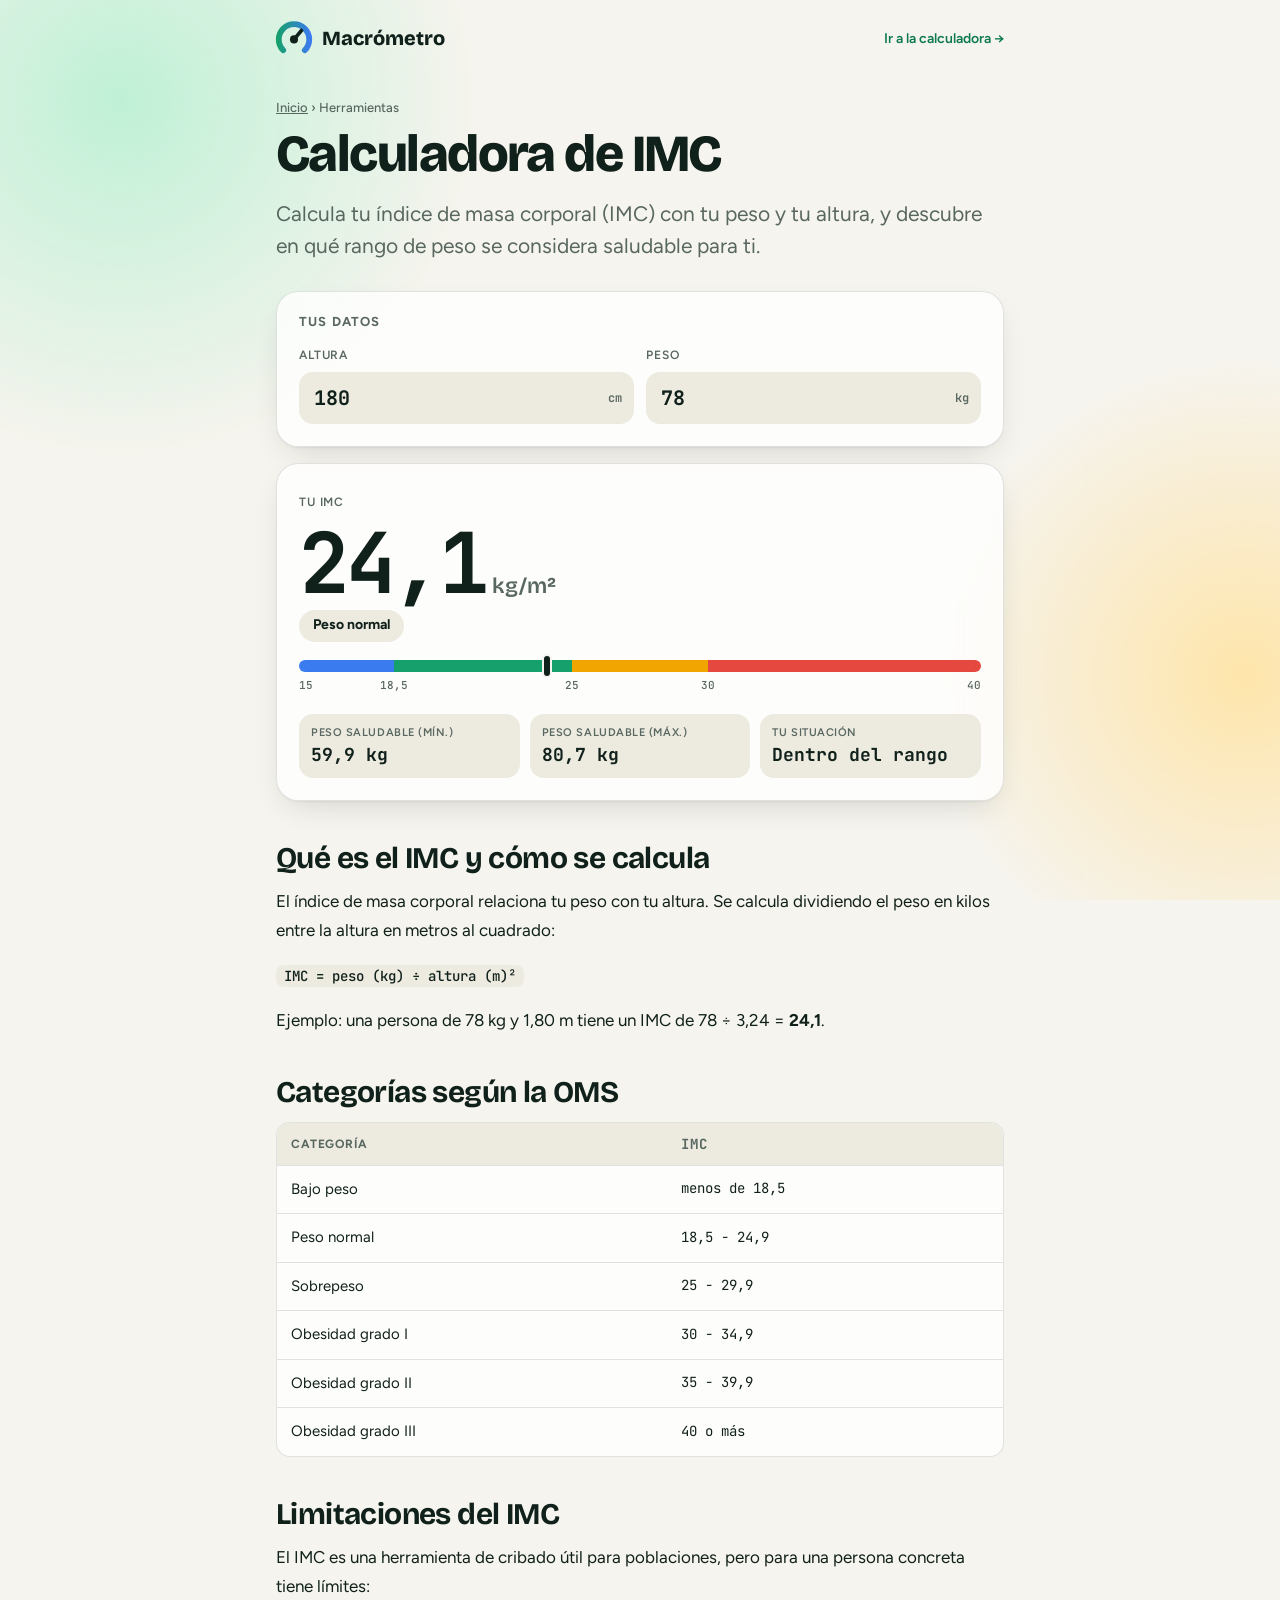
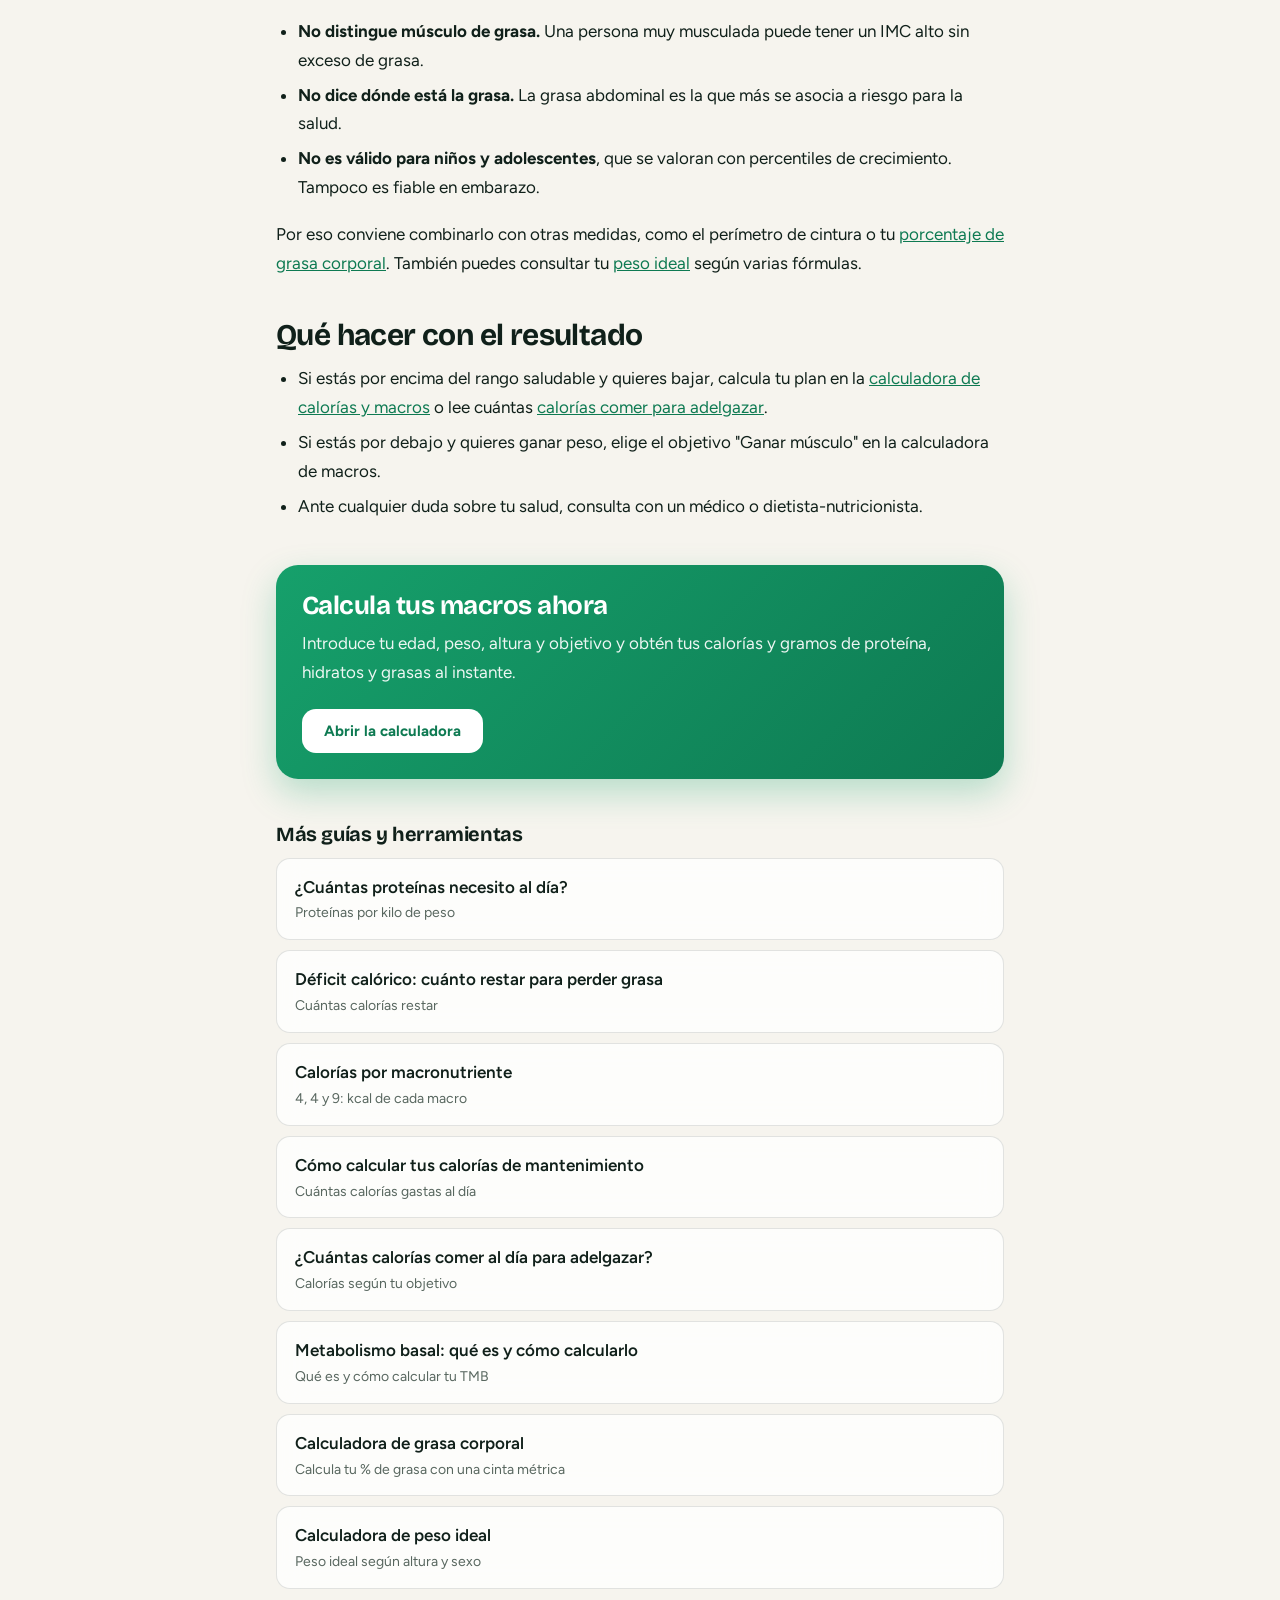
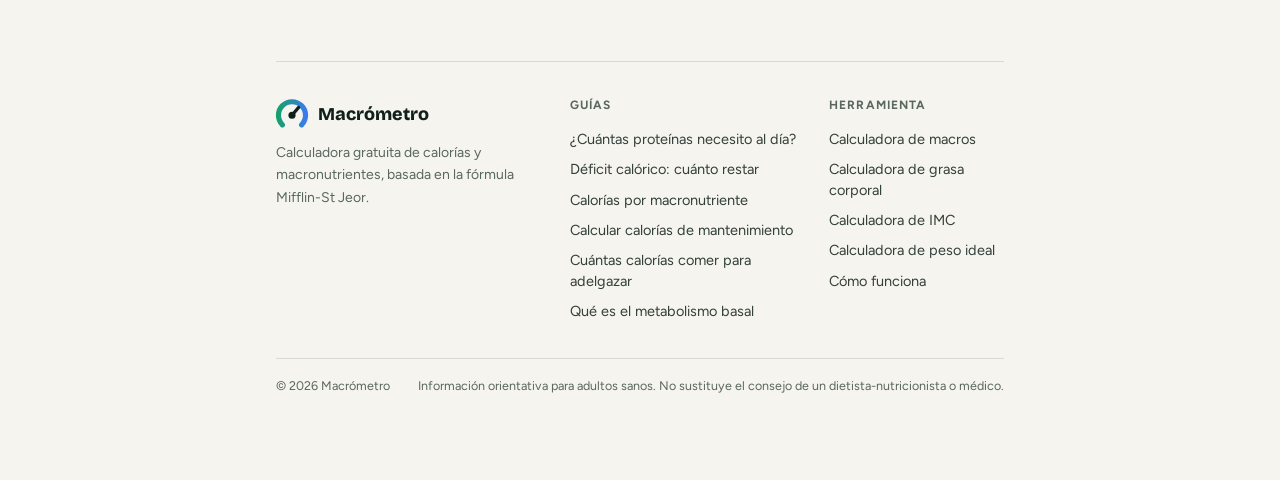
<file: calculadora-imc.html>
<!doctype html>
<html lang="es">
<head>
<meta charset="utf-8">
<meta name="viewport" content="width=device-width,initial-scale=1,viewport-fit=cover">
<title>Calculadora de IMC (índice de masa corporal) gratis · Macrómetro</title>
<meta name="description" content="Calcula tu IMC (índice de masa corporal) con tu peso y altura. Conoce tu categoría según la OMS y tu rango de peso saludable.">
<meta name="google-site-verification" content="0I06I1MsxybB7g4-6dj7qjgs_pbRliKTd07mqxr5dvM" />
<link rel="canonical" href="https://macrometro.vercel.app/calculadora-imc">
<link rel="icon" href="/favicon.svg" type="image/svg+xml">
<meta property="og:type" content="article">
<meta property="og:locale" content="es_ES">
<meta property="og:site_name" content="Macrómetro">
<meta property="og:title" content="Calculadora de IMC (índice de masa corporal) gratis">
<meta property="og:description" content="Calcula tu IMC (índice de masa corporal) con tu peso y altura. Conoce tu categoría según la OMS y tu rango de peso saludable.">
<meta property="og:url" content="https://macrometro.vercel.app/calculadora-imc">
<meta property="og:image" content="https://macrometro.vercel.app/og.png">
<meta name="twitter:card" content="summary_large_image">
<meta name="theme-color" content="#F6F4EE" media="(prefers-color-scheme: light)">
<meta name="theme-color" content="#0B1210" media="(prefers-color-scheme: dark)">
<script type="application/ld+json">{"@context": "https://schema.org", "@type": "WebApplication", "name": "Calculadora de IMC", "url": "https://macrometro.vercel.app/calculadora-imc", "applicationCategory": "HealthApplication", "operatingSystem": "Any", "inLanguage": "es", "offers": {"@type": "Offer", "price": "0", "priceCurrency": "EUR"}, "description": "Calcula tu IMC (índice de masa corporal) con tu peso y altura. Conoce tu categoría según la OMS y tu rango de peso saludable."}</script>
<link rel="preconnect" href="https://fonts.googleapis.com">
<link rel="preconnect" href="https://fonts.gstatic.com" crossorigin>
<link rel="stylesheet" href="https://fonts.googleapis.com/css2?family=Bricolage+Grotesque:opsz,wght@12..96,700;12..96,800&family=Figtree:wght@400;500;600;700&family=JetBrains+Mono:wght@500;700&display=swap">
<link rel="stylesheet" href="/article.css">
</head>
<body>
<div class="bg" aria-hidden="true"><i></i><i></i></div>
<div class="wrap">
<nav class="nav">
  <a class="brand" href="/"><span class="logo"><svg viewBox="3 3 26 26" aria-hidden="true"><defs><linearGradient id="lg1" x1="4" y1="0" x2="28" y2="0" gradientUnits="userSpaceOnUse"><stop offset="0" style="stop-color:var(--accent)"/><stop offset="1" style="stop-color:var(--fat)"/></linearGradient></defs><path d="M8.2 24.8A11 11 0 1 1 23.8 24.8" fill="none" stroke="url(#lg1)" stroke-width="4.2" stroke-linecap="round"/><path d="M16 17 21.4 10.6" stroke="var(--ink)" stroke-width="2.6" stroke-linecap="round"/><circle cx="16" cy="17" r="2.9" fill="var(--ink)"/></svg></span>Macrómetro</a>
  <a class="back" href="/">Ir a la calculadora →</a>
</nav>
<main>
<div class="crumb"><a href="/">Inicio</a> › Herramientas</div>
<h1>Calculadora de IMC</h1>
<p class="lede">Calcula tu índice de masa corporal (IMC) con tu peso y tu altura, y descubre en qué rango de peso se considera saludable para ti.</p>

<div class="gtool">
  <div class="gcard">
    <h2 class="gh">Tus datos</h2>
    <div class="grow">
      <div class="gfield"><label for="altura">Altura</label><div class="inp"><input id="altura" type="number" min="100" max="230" value="180" inputmode="numeric"><u>cm</u></div></div>
      <div class="gfield"><label for="peso">Peso</label><div class="inp"><input id="peso" type="number" min="20" max="300" step="0.5" value="78" inputmode="decimal"><u>kg</u></div></div>
    </div>
  </div>
  <div class="gcard gres" aria-live="polite">
    <span class="lbl">Tu IMC</span>
    <div class="gbig"><span id="imc">0</span><small>kg/m²</small></div>
    <div class="gcat" id="cat"></div>
    <div class="gscale" style="background:linear-gradient(90deg,#3B7BF0 0 14%,#16A06B 14% 40%,#F0A500 40% 60%,#E5483E 60% 100%)" aria-hidden="true"><i id="mark"></i></div>
    <div class="gscale-p" aria-hidden="true"><span style="left:0">15</span><span style="left:14%">18,5</span><span style="left:40%">25</span><span style="left:60%">30</span><span style="left:100%">40</span></div>
    <div class="gstats">
      <div><span>Peso saludable (mín.)</span><b id="pmin">0</b></div>
      <div><span>Peso saludable (máx.)</span><b id="pmax">0</b></div>
      <div><span>Tu situación</span><b id="dif">0</b></div>
    </div>
  </div>
</div>

<h2>Qué es el IMC y cómo se calcula</h2>
<p>El índice de masa corporal relaciona tu peso con tu altura. Se calcula dividiendo el peso en kilos entre la altura en metros al cuadrado:</p>
<p><code>IMC = peso (kg) ÷ altura (m)²</code></p>
<p>Ejemplo: una persona de 78 kg y 1,80 m tiene un IMC de 78 ÷ 3,24 = <strong>24,1</strong>.</p>

<h2>Categorías según la OMS</h2>
<div class="tblwrap"><table>
<thead><tr><th>Categoría</th><th>IMC</th></tr></thead>
<tbody>
<tr><td>Bajo peso</td><td>menos de 18,5</td></tr>
<tr><td>Peso normal</td><td>18,5 - 24,9</td></tr>
<tr><td>Sobrepeso</td><td>25 - 29,9</td></tr>
<tr><td>Obesidad grado I</td><td>30 - 34,9</td></tr>
<tr><td>Obesidad grado II</td><td>35 - 39,9</td></tr>
<tr><td>Obesidad grado III</td><td>40 o más</td></tr>
</tbody></table></div>

<h2>Limitaciones del IMC</h2>
<p>El IMC es una herramienta de cribado útil para poblaciones, pero para una persona concreta tiene límites:</p>
<ul>
<li><strong>No distingue músculo de grasa.</strong> Una persona muy musculada puede tener un IMC alto sin exceso de grasa.</li>
<li><strong>No dice dónde está la grasa.</strong> La grasa abdominal es la que más se asocia a riesgo para la salud.</li>
<li><strong>No es válido para niños y adolescentes</strong>, que se valoran con percentiles de crecimiento. Tampoco es fiable en embarazo.</li>
</ul>
<p>Por eso conviene combinarlo con otras medidas, como el perímetro de cintura o tu <a href="/calculadora-grasa-corporal">porcentaje de grasa corporal</a>. También puedes consultar tu <a href="/calculadora-peso-ideal">peso ideal</a> según varias fórmulas.</p>

<h2>Qué hacer con el resultado</h2>
<ul>
<li>Si estás por encima del rango saludable y quieres bajar, calcula tu plan en la <a href="/">calculadora de calorías y macros</a> o lee cuántas <a href="/calorias-para-adelgazar">calorías comer para adelgazar</a>.</li>
<li>Si estás por debajo y quieres ganar peso, elige el objetivo "Ganar músculo" en la calculadora de macros.</li>
<li>Ante cualquier duda sobre tu salud, consulta con un médico o dietista-nutricionista.</li>
</ul>
<script>

const $=id=>document.getElementById(id);
const fmt=(n,d=0)=>n.toLocaleString("es-ES",{minimumFractionDigits:d,maximumFractionDigits:d});
function sel(ids,fn){ids.forEach(id=>{const el=$(id);el.addEventListener("input",fn);el.addEventListener("focus",()=>setTimeout(()=>el.select(),0));el.addEventListener("mouseup",e=>e.preventDefault());});}

function cat(i){return i<18.5?"Bajo peso":i<25?"Peso normal":i<30?"Sobrepeso":i<35?"Obesidad grado I":i<40?"Obesidad grado II":"Obesidad grado III";}
function calc(){
  const h=+$("altura").value/100,w=+$("peso").value;
  if(!(h>0.9&&w>0)){["imc","pmin","pmax","dif"].forEach(i=>$(i).textContent="–");$("cat").textContent="";return;}
  const imc=w/(h*h),min=18.5*h*h,max=24.9*h*h;
  $("imc").textContent=fmt(imc,1);$("cat").textContent=cat(imc);
  $("mark").style.left=Math.max(0,Math.min((imc-15)/25*100,100))+"%";
  $("pmin").textContent=fmt(min,1)+" kg";$("pmax").textContent=fmt(max,1)+" kg";
  $("dif").textContent=w<min?"Faltan "+fmt(min-w,1)+" kg":w>max?"Sobran "+fmt(w-max,1)+" kg":"Dentro del rango";
}
sel(["altura","peso"],calc);calc();
</script>

<section class="cta">
  <h2>Calcula tus macros ahora</h2>
  <p>Introduce tu edad, peso, altura y objetivo y obtén tus calorías y gramos de proteína, hidratos y grasas al instante.</p>
  <a href="/">Abrir la calculadora</a>
</section>
<section class="related"><h2>Más guías y herramientas</h2><div class="rel"><a href="/proteinas-al-dia">¿Cuántas proteínas necesito al día?<span>Proteínas por kilo de peso</span></a><a href="/deficit-calorico">Déficit calórico: cuánto restar para perder grasa<span>Cuántas calorías restar</span></a><a href="/calorias-por-macronutriente">Calorías por macronutriente<span>4, 4 y 9: kcal de cada macro</span></a><a href="/calorias-de-mantenimiento">Cómo calcular tus calorías de mantenimiento<span>Cuántas calorías gastas al día</span></a><a href="/calorias-para-adelgazar">¿Cuántas calorías comer al día para adelgazar?<span>Calorías según tu objetivo</span></a><a href="/metabolismo-basal">Metabolismo basal: qué es y cómo calcularlo<span>Qué es y cómo calcular tu TMB</span></a><a href="/calculadora-grasa-corporal">Calculadora de grasa corporal<span>Calcula tu % de grasa con una cinta métrica</span></a><a href="/calculadora-peso-ideal">Calculadora de peso ideal<span>Peso ideal según altura y sexo</span></a></div></section>
</main>
<footer class="site-foot">
  <div class="fgrid">
    <div class="fbrand">
      <div class="brand"><span class="logo"><svg viewBox="3 3 26 26" aria-hidden="true"><defs><linearGradient id="lg2" x1="4" y1="0" x2="28" y2="0" gradientUnits="userSpaceOnUse"><stop offset="0" style="stop-color:var(--accent)"/><stop offset="1" style="stop-color:var(--fat)"/></linearGradient></defs><path d="M8.2 24.8A11 11 0 1 1 23.8 24.8" fill="none" stroke="url(#lg2)" stroke-width="4.2" stroke-linecap="round"/><path d="M16 17 21.4 10.6" stroke="var(--ink)" stroke-width="2.6" stroke-linecap="round"/><circle cx="16" cy="17" r="2.9" fill="var(--ink)"/></svg></span>Macrómetro</div>
      <p>Calculadora gratuita de calorías y macronutrientes, basada en la fórmula Mifflin-St Jeor.</p>
    </div>
    <nav aria-label="Guías"><h3>Guías</h3><a href="/proteinas-al-dia">¿Cuántas proteínas necesito al día?</a><a href="/deficit-calorico">Déficit calórico: cuánto restar</a><a href="/calorias-por-macronutriente">Calorías por macronutriente</a><a href="/calorias-de-mantenimiento">Calcular calorías de mantenimiento</a><a href="/calorias-para-adelgazar">Cuántas calorías comer para adelgazar</a><a href="/metabolismo-basal">Qué es el metabolismo basal</a></nav>
    <nav aria-label="Herramienta"><h3>Herramienta</h3><a href="/">Calculadora de macros</a><a href="/calculadora-grasa-corporal">Calculadora de grasa corporal</a><a href="/calculadora-imc">Calculadora de IMC</a><a href="/calculadora-peso-ideal">Calculadora de peso ideal</a><a href="/#como-funciona">Cómo funciona</a></nav>
  </div>
  <div class="fbottom"><span>© 2026 Macrómetro</span><span>Información orientativa para adultos sanos. No sustituye el consejo de un dietista-nutricionista o médico.</span></div>
</footer>
</div>
</body>
</html>
</file>
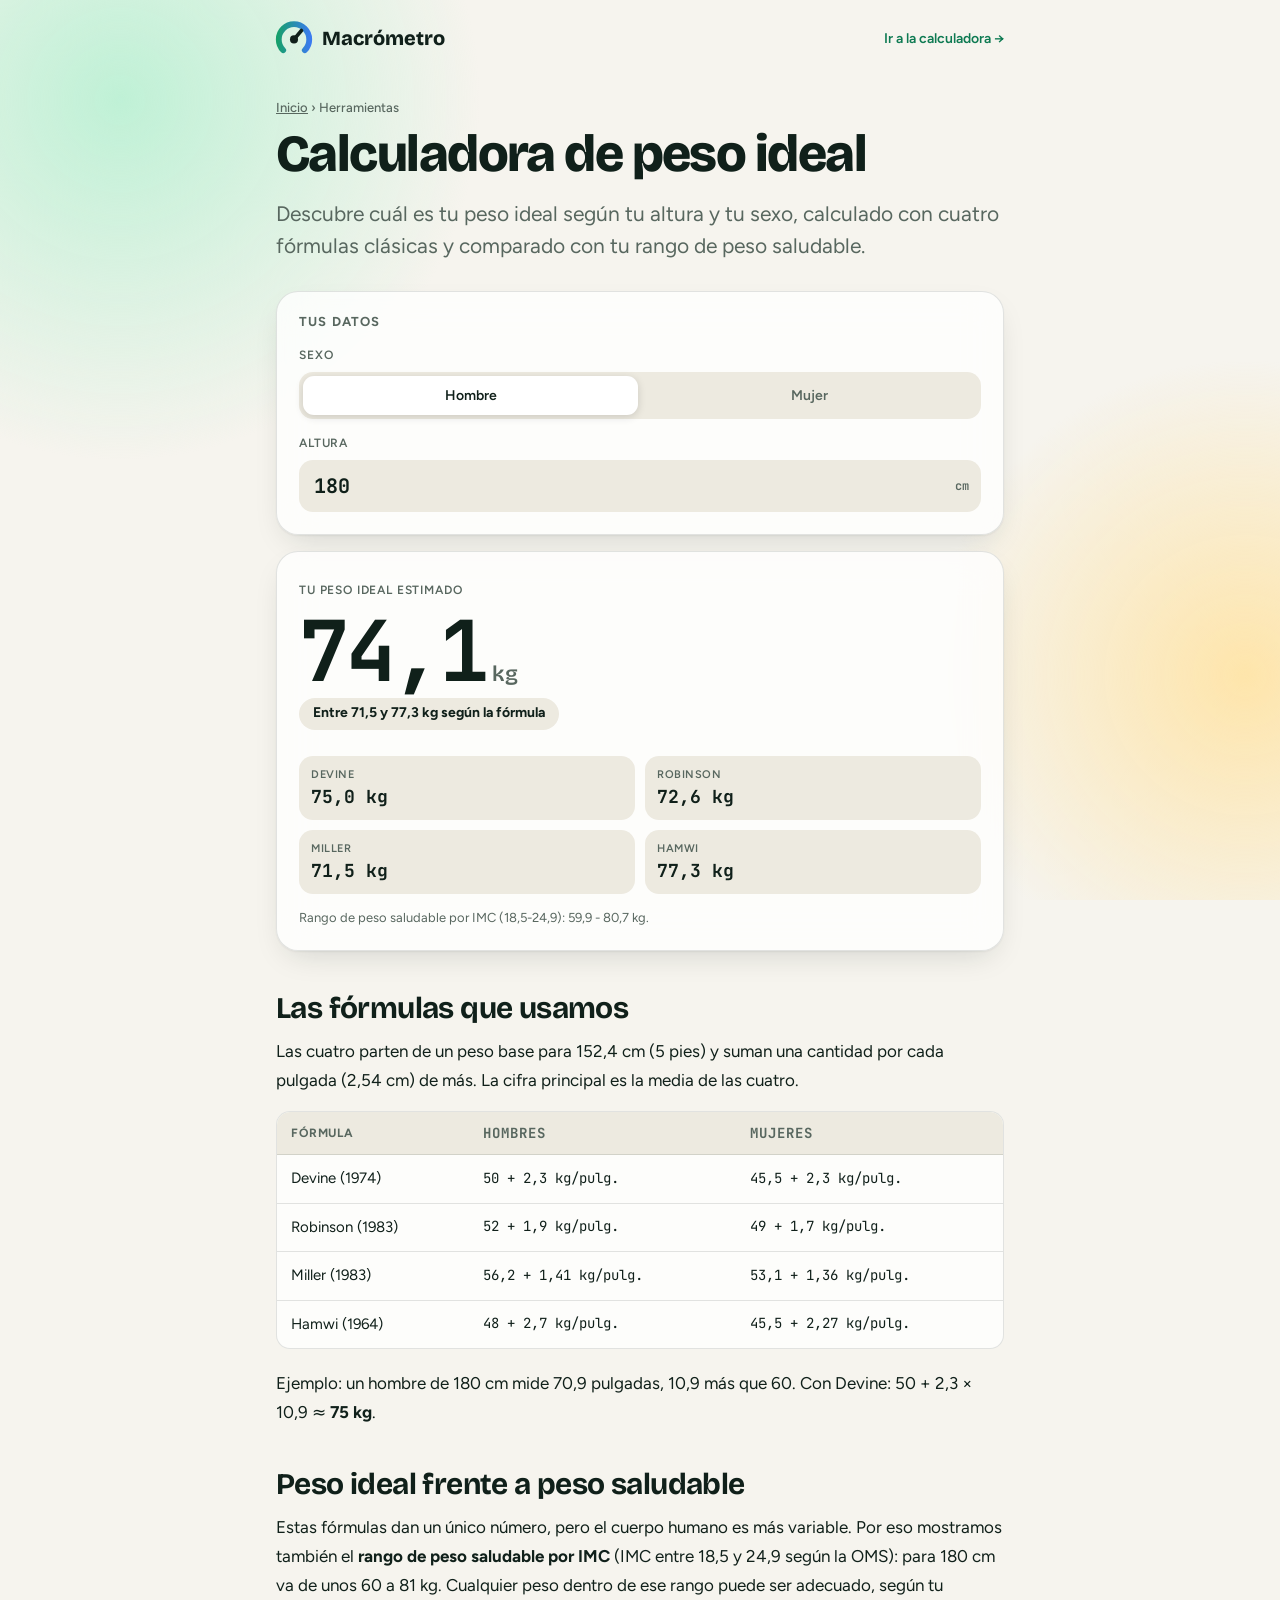
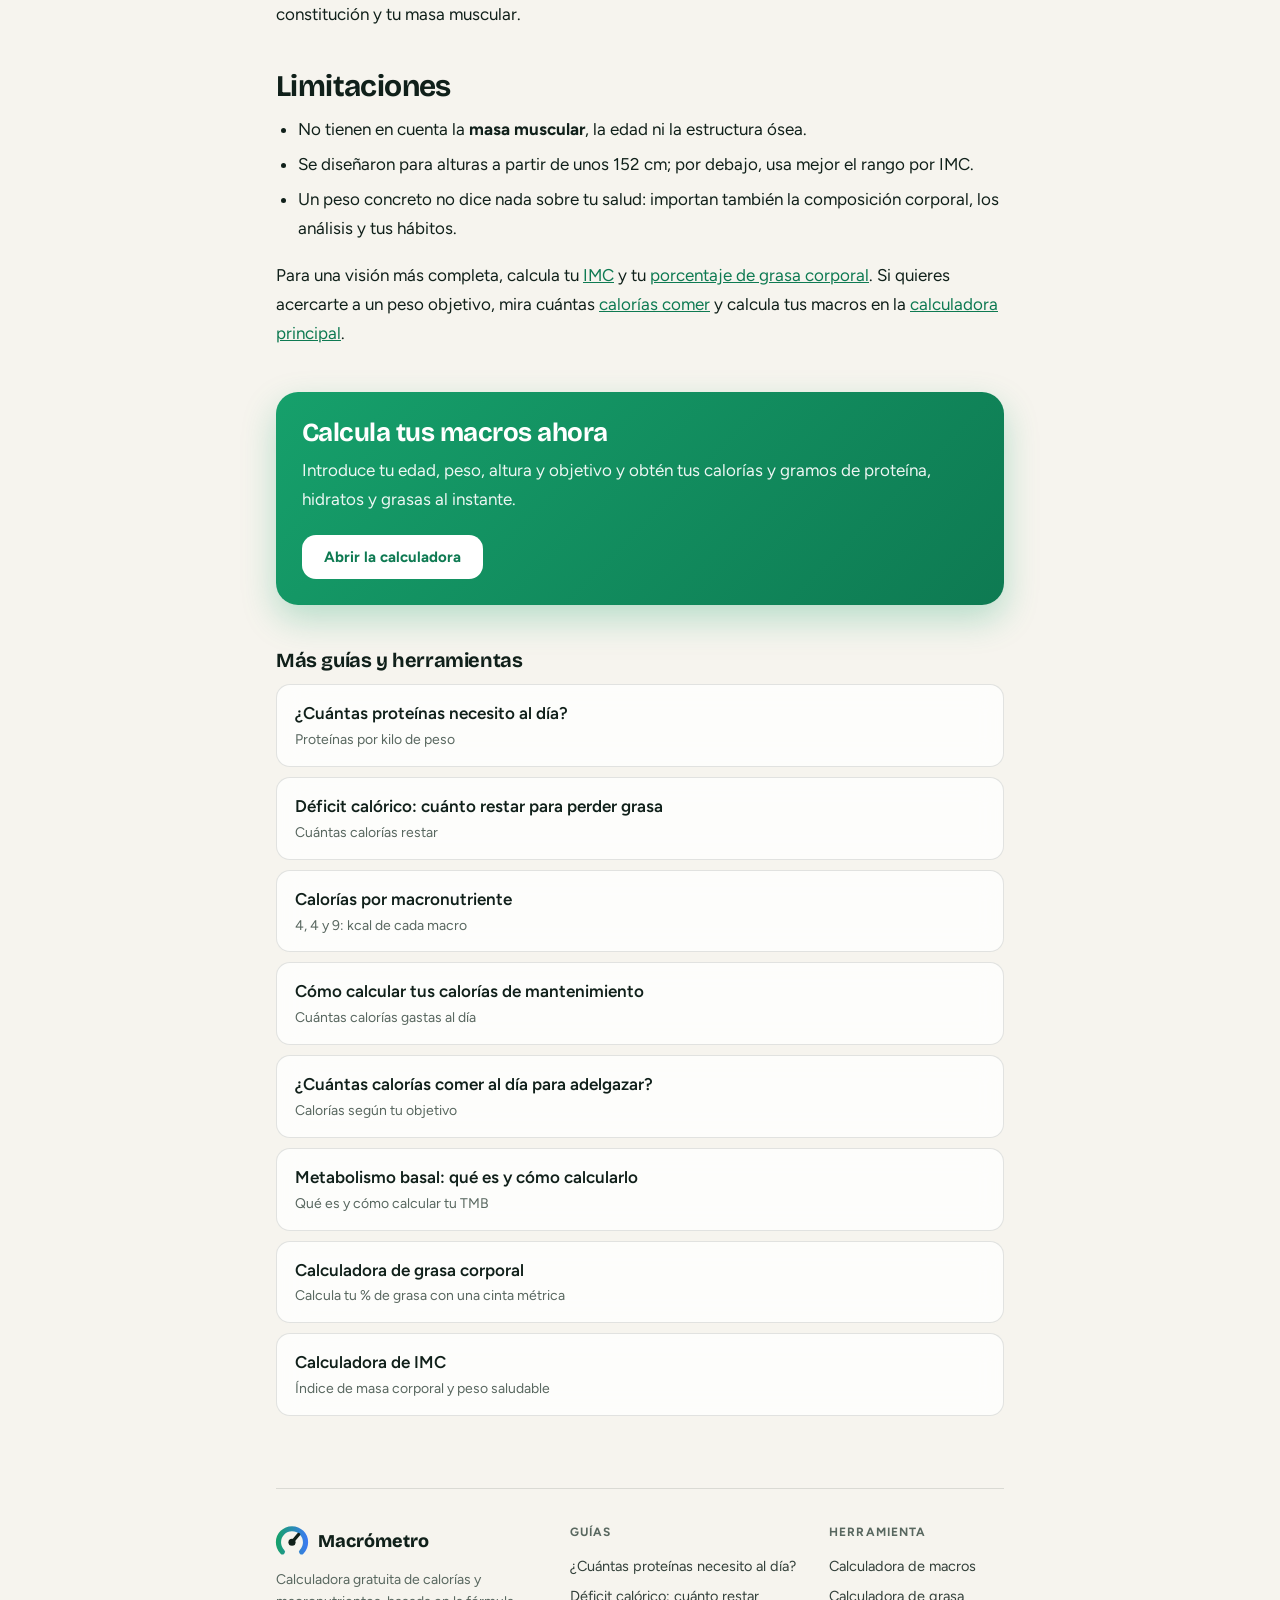
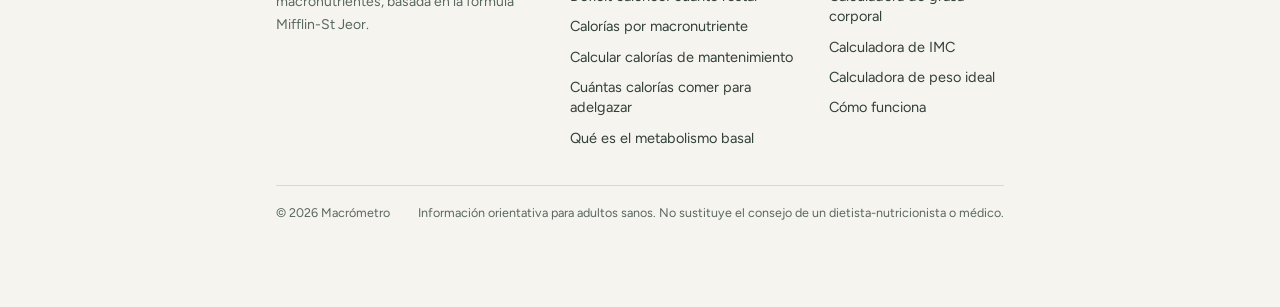
<file: calculadora-peso-ideal.html>
<!doctype html>
<html lang="es">
<head>
<meta charset="utf-8">
<meta name="viewport" content="width=device-width,initial-scale=1,viewport-fit=cover">
<title>Calculadora de peso ideal según altura y sexo (4 fórmulas) · Macrómetro</title>
<meta name="description" content="Calcula tu peso ideal según tu altura y sexo con las fórmulas de Devine, Robinson, Miller y Hamwi, y compáralo con tu rango saludable por IMC.">
<meta name="google-site-verification" content="0I06I1MsxybB7g4-6dj7qjgs_pbRliKTd07mqxr5dvM" />
<link rel="canonical" href="https://macrometro.vercel.app/calculadora-peso-ideal">
<link rel="icon" href="/favicon.svg" type="image/svg+xml">
<meta property="og:type" content="article">
<meta property="og:locale" content="es_ES">
<meta property="og:site_name" content="Macrómetro">
<meta property="og:title" content="Calculadora de peso ideal según altura y sexo (4 fórmulas)">
<meta property="og:description" content="Calcula tu peso ideal según tu altura y sexo con las fórmulas de Devine, Robinson, Miller y Hamwi, y compáralo con tu rango saludable por IMC.">
<meta property="og:url" content="https://macrometro.vercel.app/calculadora-peso-ideal">
<meta property="og:image" content="https://macrometro.vercel.app/og.png">
<meta name="twitter:card" content="summary_large_image">
<meta name="theme-color" content="#F6F4EE" media="(prefers-color-scheme: light)">
<meta name="theme-color" content="#0B1210" media="(prefers-color-scheme: dark)">
<script type="application/ld+json">{"@context": "https://schema.org", "@type": "WebApplication", "name": "Calculadora de peso ideal", "url": "https://macrometro.vercel.app/calculadora-peso-ideal", "applicationCategory": "HealthApplication", "operatingSystem": "Any", "inLanguage": "es", "offers": {"@type": "Offer", "price": "0", "priceCurrency": "EUR"}, "description": "Calcula tu peso ideal según tu altura y sexo con las fórmulas de Devine, Robinson, Miller y Hamwi, y compáralo con tu rango saludable por IMC."}</script>
<link rel="preconnect" href="https://fonts.googleapis.com">
<link rel="preconnect" href="https://fonts.gstatic.com" crossorigin>
<link rel="stylesheet" href="https://fonts.googleapis.com/css2?family=Bricolage+Grotesque:opsz,wght@12..96,700;12..96,800&family=Figtree:wght@400;500;600;700&family=JetBrains+Mono:wght@500;700&display=swap">
<link rel="stylesheet" href="/article.css">
</head>
<body>
<div class="bg" aria-hidden="true"><i></i><i></i></div>
<div class="wrap">
<nav class="nav">
  <a class="brand" href="/"><span class="logo"><svg viewBox="3 3 26 26" aria-hidden="true"><defs><linearGradient id="lg1" x1="4" y1="0" x2="28" y2="0" gradientUnits="userSpaceOnUse"><stop offset="0" style="stop-color:var(--accent)"/><stop offset="1" style="stop-color:var(--fat)"/></linearGradient></defs><path d="M8.2 24.8A11 11 0 1 1 23.8 24.8" fill="none" stroke="url(#lg1)" stroke-width="4.2" stroke-linecap="round"/><path d="M16 17 21.4 10.6" stroke="var(--ink)" stroke-width="2.6" stroke-linecap="round"/><circle cx="16" cy="17" r="2.9" fill="var(--ink)"/></svg></span>Macrómetro</a>
  <a class="back" href="/">Ir a la calculadora →</a>
</nav>
<main>
<div class="crumb"><a href="/">Inicio</a> › Herramientas</div>
<h1>Calculadora de peso ideal</h1>
<p class="lede">Descubre cuál es tu peso ideal según tu altura y tu sexo, calculado con cuatro fórmulas clásicas y comparado con tu rango de peso saludable.</p>

<div class="gtool">
  <div class="gcard">
    <h2 class="gh">Tus datos</h2>
    <div class="gfield">
      <span class="lbl">Sexo</span>
      <div class="seg" id="sexo" role="group" aria-label="Sexo">
        <button type="button" data-v="h" aria-pressed="true">Hombre</button>
        <button type="button" data-v="m" aria-pressed="false">Mujer</button>
      </div>
    </div>
    <div class="gfield" style="margin-bottom:0"><label for="altura">Altura</label><div class="inp"><input id="altura" type="number" min="130" max="220" value="180" inputmode="numeric"><u>cm</u></div></div>
  </div>
  <div class="gcard gres" aria-live="polite">
    <span class="lbl">Tu peso ideal estimado</span>
    <div class="gbig"><span id="pi">0</span><small>kg</small></div>
    <div class="gcat" id="cat"></div>
    <div class="gstats four">
      <div><span>Devine</span><b id="f1">0</b></div>
      <div><span>Robinson</span><b id="f2">0</b></div>
      <div><span>Miller</span><b id="f3">0</b></div>
      <div><span>Hamwi</span><b id="f4">0</b></div>
    </div>
    <p class="gnote" id="imc"></p>
  </div>
</div>

<h2>Las fórmulas que usamos</h2>
<p>Las cuatro parten de un peso base para 152,4 cm (5 pies) y suman una cantidad por cada pulgada (2,54 cm) de más. La cifra principal es la media de las cuatro.</p>
<div class="tblwrap"><table>
<thead><tr><th>Fórmula</th><th>Hombres</th><th>Mujeres</th></tr></thead>
<tbody>
<tr><td>Devine (1974)</td><td>50 + 2,3 kg/pulg.</td><td>45,5 + 2,3 kg/pulg.</td></tr>
<tr><td>Robinson (1983)</td><td>52 + 1,9 kg/pulg.</td><td>49 + 1,7 kg/pulg.</td></tr>
<tr><td>Miller (1983)</td><td>56,2 + 1,41 kg/pulg.</td><td>53,1 + 1,36 kg/pulg.</td></tr>
<tr><td>Hamwi (1964)</td><td>48 + 2,7 kg/pulg.</td><td>45,5 + 2,27 kg/pulg.</td></tr>
</tbody></table></div>
<p>Ejemplo: un hombre de 180 cm mide 70,9 pulgadas, 10,9 más que 60. Con Devine: 50 + 2,3 × 10,9 ≈ <strong>75 kg</strong>.</p>

<h2>Peso ideal frente a peso saludable</h2>
<p>Estas fórmulas dan un único número, pero el cuerpo humano es más variable. Por eso mostramos también el <strong>rango de peso saludable por IMC</strong> (IMC entre 18,5 y 24,9 según la OMS): para 180 cm va de unos 60 a 81 kg. Cualquier peso dentro de ese rango puede ser adecuado, según tu constitución y tu masa muscular.</p>

<h2>Limitaciones</h2>
<ul>
<li>No tienen en cuenta la <strong>masa muscular</strong>, la edad ni la estructura ósea.</li>
<li>Se diseñaron para alturas a partir de unos 152 cm; por debajo, usa mejor el rango por IMC.</li>
<li>Un peso concreto no dice nada sobre tu salud: importan también la composición corporal, los análisis y tus hábitos.</li>
</ul>
<p>Para una visión más completa, calcula tu <a href="/calculadora-imc">IMC</a> y tu <a href="/calculadora-grasa-corporal">porcentaje de grasa corporal</a>. Si quieres acercarte a un peso objetivo, mira cuántas <a href="/calorias-para-adelgazar">calorías comer</a> y calcula tus macros en la <a href="/">calculadora principal</a>.</p>
<script>

const $=id=>document.getElementById(id);
const fmt=(n,d=0)=>n.toLocaleString("es-ES",{minimumFractionDigits:d,maximumFractionDigits:d});
function sel(ids,fn){ids.forEach(id=>{const el=$(id);el.addEventListener("input",fn);el.addEventListener("focus",()=>setTimeout(()=>el.select(),0));el.addEventListener("mouseup",e=>e.preventDefault());});}

let sexo="h";
const base={h:[[50,2.3],[52,1.9],[56.2,1.41],[48,2.7]],m:[[45.5,2.3],[49,1.7],[53.1,1.36],[45.5,2.27]]};
function calc(){
  const h=+$("altura").value;
  if(!(h>=100)){["pi","f1","f2","f3","f4"].forEach(i=>$(i).textContent="–");$("cat").textContent="";$("imc").textContent="";return;}
  const o=h/2.54-60,v=base[sexo].map(([b,k])=>b+k*o),avg=v.reduce((a,b)=>a+b)/4;
  $("pi").textContent=fmt(avg,1);
  v.forEach((x,i)=>$("f"+(i+1)).textContent=fmt(x,1)+" kg");
  $("cat").textContent="Entre "+fmt(Math.min(...v),1)+" y "+fmt(Math.max(...v),1)+" kg según la fórmula";
  const m=h/100;$("imc").textContent="Rango de peso saludable por IMC (18,5-24,9): "+fmt(18.5*m*m,1)+" - "+fmt(24.9*m*m,1)+" kg.";
}
document.querySelectorAll("#sexo button").forEach(b=>b.addEventListener("click",()=>{
  sexo=b.dataset.v;document.querySelectorAll("#sexo button").forEach(x=>x.setAttribute("aria-pressed",x===b));
  $("altura").value=sexo==="h"?180:165;calc();
}));
sel(["altura"],calc);calc();
</script>

<section class="cta">
  <h2>Calcula tus macros ahora</h2>
  <p>Introduce tu edad, peso, altura y objetivo y obtén tus calorías y gramos de proteína, hidratos y grasas al instante.</p>
  <a href="/">Abrir la calculadora</a>
</section>
<section class="related"><h2>Más guías y herramientas</h2><div class="rel"><a href="/proteinas-al-dia">¿Cuántas proteínas necesito al día?<span>Proteínas por kilo de peso</span></a><a href="/deficit-calorico">Déficit calórico: cuánto restar para perder grasa<span>Cuántas calorías restar</span></a><a href="/calorias-por-macronutriente">Calorías por macronutriente<span>4, 4 y 9: kcal de cada macro</span></a><a href="/calorias-de-mantenimiento">Cómo calcular tus calorías de mantenimiento<span>Cuántas calorías gastas al día</span></a><a href="/calorias-para-adelgazar">¿Cuántas calorías comer al día para adelgazar?<span>Calorías según tu objetivo</span></a><a href="/metabolismo-basal">Metabolismo basal: qué es y cómo calcularlo<span>Qué es y cómo calcular tu TMB</span></a><a href="/calculadora-grasa-corporal">Calculadora de grasa corporal<span>Calcula tu % de grasa con una cinta métrica</span></a><a href="/calculadora-imc">Calculadora de IMC<span>Índice de masa corporal y peso saludable</span></a></div></section>
</main>
<footer class="site-foot">
  <div class="fgrid">
    <div class="fbrand">
      <div class="brand"><span class="logo"><svg viewBox="3 3 26 26" aria-hidden="true"><defs><linearGradient id="lg2" x1="4" y1="0" x2="28" y2="0" gradientUnits="userSpaceOnUse"><stop offset="0" style="stop-color:var(--accent)"/><stop offset="1" style="stop-color:var(--fat)"/></linearGradient></defs><path d="M8.2 24.8A11 11 0 1 1 23.8 24.8" fill="none" stroke="url(#lg2)" stroke-width="4.2" stroke-linecap="round"/><path d="M16 17 21.4 10.6" stroke="var(--ink)" stroke-width="2.6" stroke-linecap="round"/><circle cx="16" cy="17" r="2.9" fill="var(--ink)"/></svg></span>Macrómetro</div>
      <p>Calculadora gratuita de calorías y macronutrientes, basada en la fórmula Mifflin-St Jeor.</p>
    </div>
    <nav aria-label="Guías"><h3>Guías</h3><a href="/proteinas-al-dia">¿Cuántas proteínas necesito al día?</a><a href="/deficit-calorico">Déficit calórico: cuánto restar</a><a href="/calorias-por-macronutriente">Calorías por macronutriente</a><a href="/calorias-de-mantenimiento">Calcular calorías de mantenimiento</a><a href="/calorias-para-adelgazar">Cuántas calorías comer para adelgazar</a><a href="/metabolismo-basal">Qué es el metabolismo basal</a></nav>
    <nav aria-label="Herramienta"><h3>Herramienta</h3><a href="/">Calculadora de macros</a><a href="/calculadora-grasa-corporal">Calculadora de grasa corporal</a><a href="/calculadora-imc">Calculadora de IMC</a><a href="/calculadora-peso-ideal">Calculadora de peso ideal</a><a href="/#como-funciona">Cómo funciona</a></nav>
  </div>
  <div class="fbottom"><span>© 2026 Macrómetro</span><span>Información orientativa para adultos sanos. No sustituye el consejo de un dietista-nutricionista o médico.</span></div>
</footer>
</div>
</body>
</html>
</file>
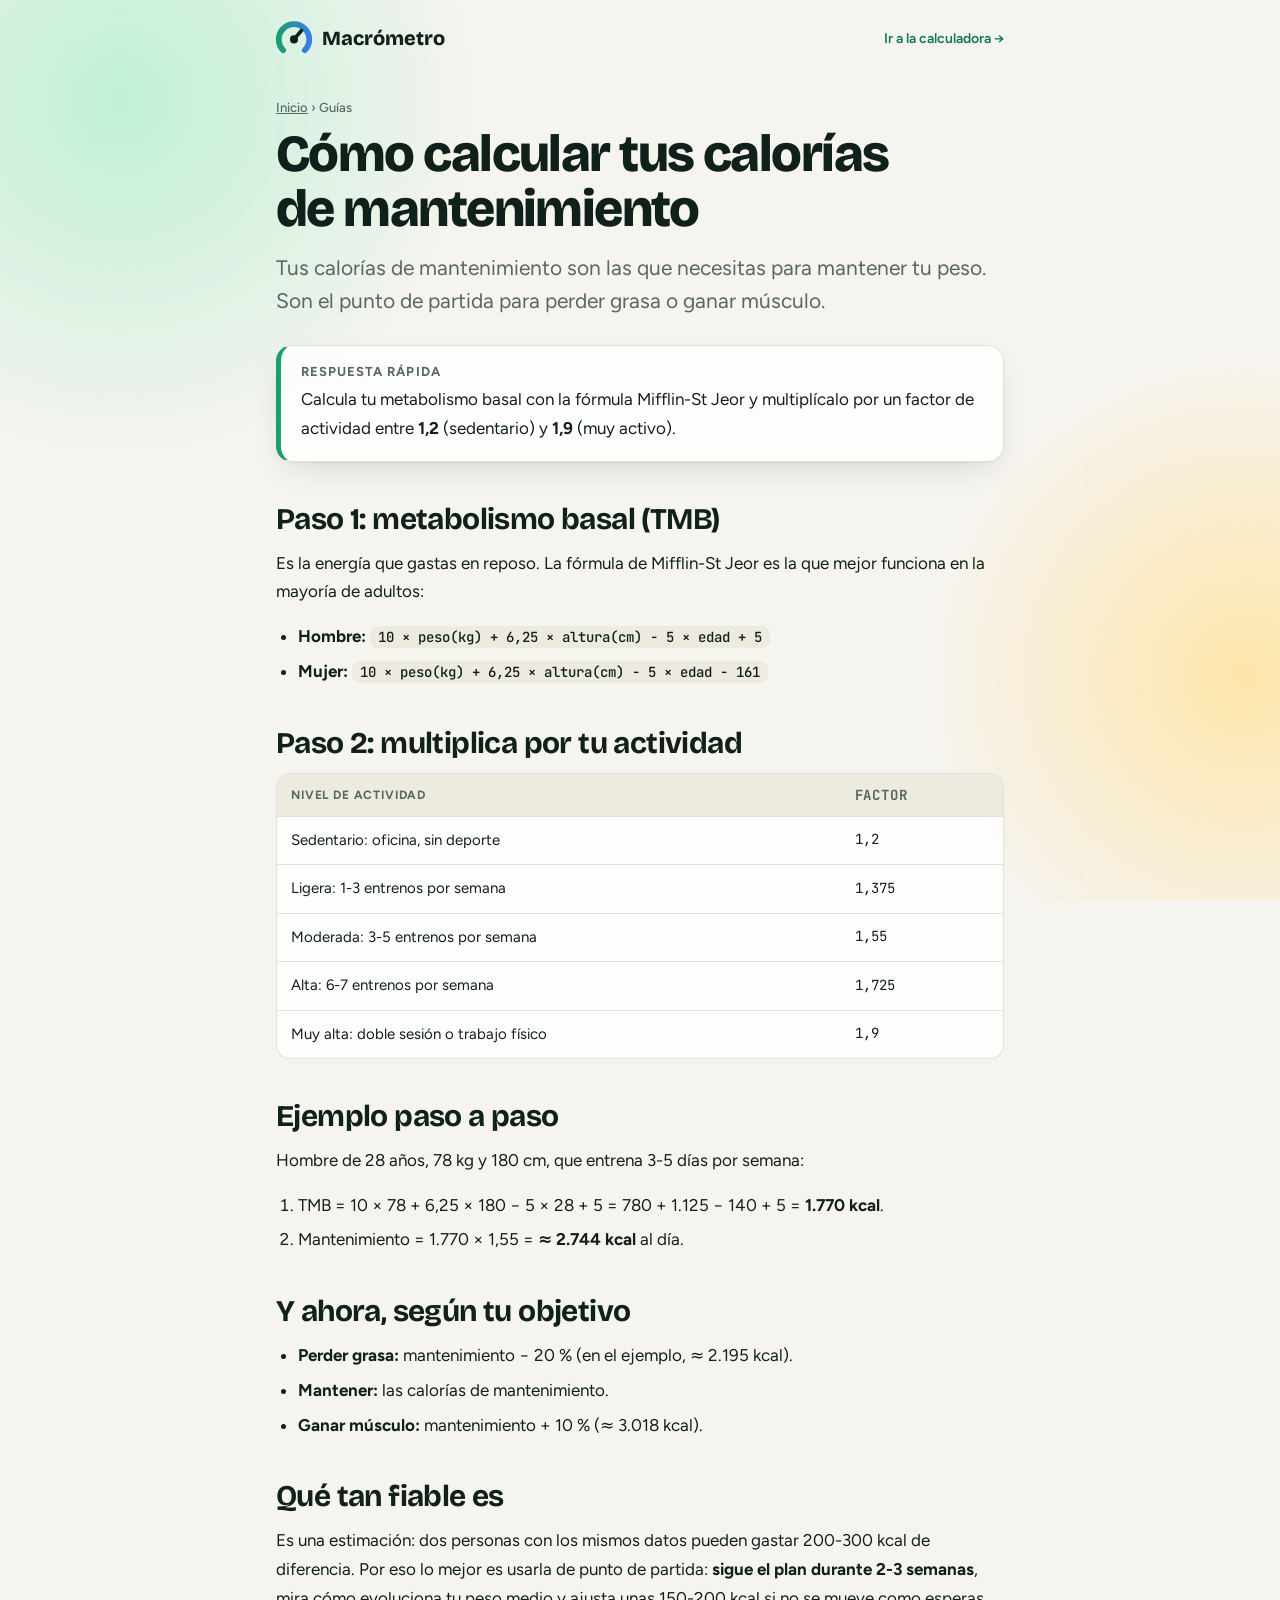
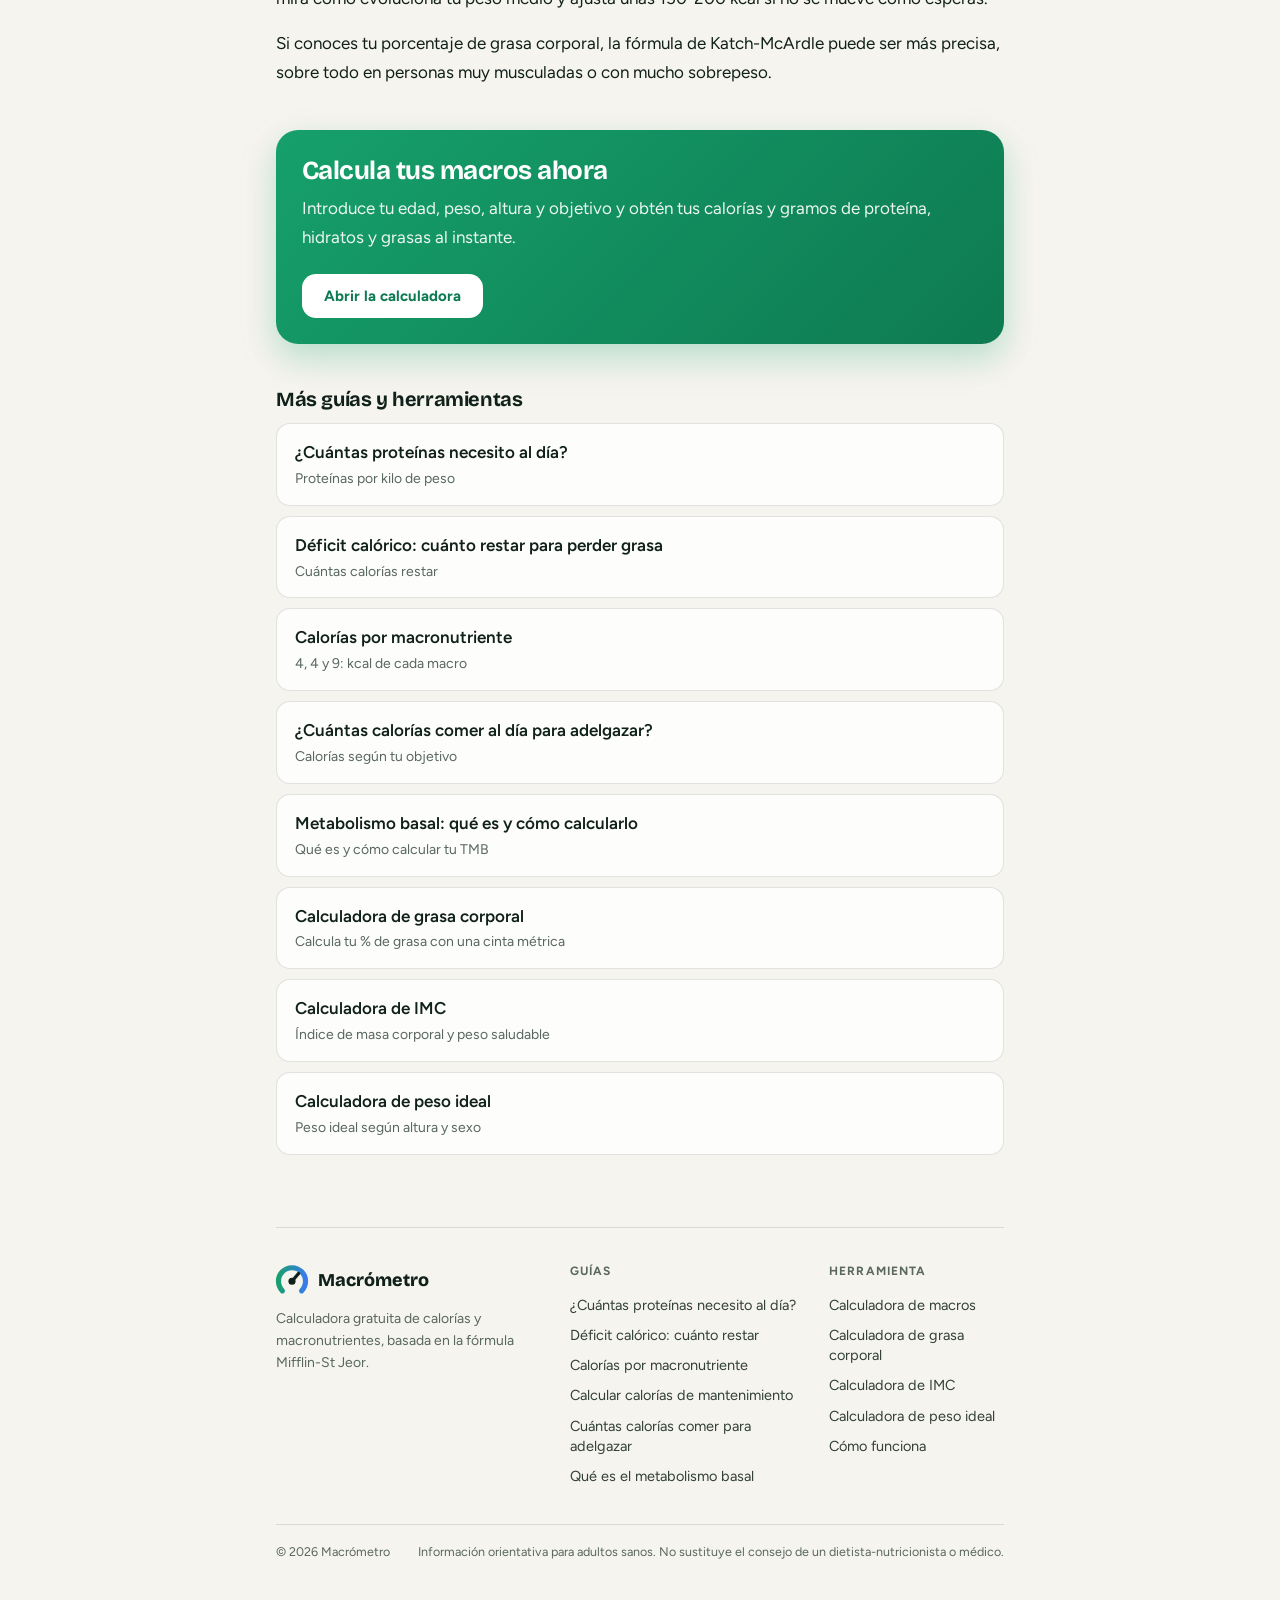
<file: calorias-de-mantenimiento.html>
<!doctype html>
<html lang="es">
<head>
<meta charset="utf-8">
<meta name="viewport" content="width=device-width,initial-scale=1,viewport-fit=cover">
<title>Cómo calcular tus calorías de mantenimiento (fórmula Mifflin-St Jeor) · Macrómetro</title>
<meta name="description" content="Calcula cuántas calorías gastas al día con la fórmula Mifflin-St Jeor y tu nivel de actividad. Paso a paso, con ejemplo y tabla de factores.">
<meta name="google-site-verification" content="0I06I1MsxybB7g4-6dj7qjgs_pbRliKTd07mqxr5dvM" />
<link rel="canonical" href="https://macrometro.vercel.app/calorias-de-mantenimiento">
<link rel="icon" href="/favicon.svg" type="image/svg+xml">
<meta property="og:type" content="article">
<meta property="og:locale" content="es_ES">
<meta property="og:site_name" content="Macrómetro">
<meta property="og:title" content="Cómo calcular tus calorías de mantenimiento (fórmula Mifflin-St Jeor)">
<meta property="og:description" content="Calcula cuántas calorías gastas al día con la fórmula Mifflin-St Jeor y tu nivel de actividad. Paso a paso, con ejemplo y tabla de factores.">
<meta property="og:url" content="https://macrometro.vercel.app/calorias-de-mantenimiento">
<meta property="og:image" content="https://macrometro.vercel.app/og.png">
<meta name="twitter:card" content="summary_large_image">
<meta name="theme-color" content="#F6F4EE" media="(prefers-color-scheme: light)">
<meta name="theme-color" content="#0B1210" media="(prefers-color-scheme: dark)">
<script type="application/ld+json">{"@context": "https://schema.org", "@type": "Article", "headline": "Cómo calcular tus calorías de mantenimiento", "description": "Calcula cuántas calorías gastas al día con la fórmula Mifflin-St Jeor y tu nivel de actividad. Paso a paso, con ejemplo y tabla de factores.", "inLanguage": "es", "datePublished": "2026-10-22", "dateModified": "2026-10-22", "mainEntityOfPage": "https://macrometro.vercel.app/calorias-de-mantenimiento", "author": {"@type": "Organization", "name": "Macrómetro"}, "publisher": {"@type": "Organization", "name": "Macrómetro"}, "image": "https://macrometro.vercel.app/og.png"}</script>
<link rel="preconnect" href="https://fonts.googleapis.com">
<link rel="preconnect" href="https://fonts.gstatic.com" crossorigin>
<link rel="stylesheet" href="https://fonts.googleapis.com/css2?family=Bricolage+Grotesque:opsz,wght@12..96,700;12..96,800&family=Figtree:wght@400;500;600;700&family=JetBrains+Mono:wght@500;700&display=swap">
<link rel="stylesheet" href="/article.css">
</head>
<body>
<div class="bg" aria-hidden="true"><i></i><i></i></div>
<div class="wrap">
<nav class="nav">
  <a class="brand" href="/"><span class="logo"><svg viewBox="3 3 26 26" aria-hidden="true"><defs><linearGradient id="lg1" x1="4" y1="0" x2="28" y2="0" gradientUnits="userSpaceOnUse"><stop offset="0" style="stop-color:var(--accent)"/><stop offset="1" style="stop-color:var(--fat)"/></linearGradient></defs><path d="M8.2 24.8A11 11 0 1 1 23.8 24.8" fill="none" stroke="url(#lg1)" stroke-width="4.2" stroke-linecap="round"/><path d="M16 17 21.4 10.6" stroke="var(--ink)" stroke-width="2.6" stroke-linecap="round"/><circle cx="16" cy="17" r="2.9" fill="var(--ink)"/></svg></span>Macrómetro</a>
  <a class="back" href="/">Ir a la calculadora →</a>
</nav>
<main>
<div class="crumb"><a href="/">Inicio</a> › Guías</div>
<h1>Cómo calcular tus calorías de mantenimiento</h1>
<p class="lede">Tus calorías de mantenimiento son las que necesitas para mantener tu peso. Son el punto de partida para perder grasa o ganar músculo.</p>

<div class="tldr"><b>Respuesta rápida</b><p>Calcula tu metabolismo basal con la fórmula Mifflin-St Jeor y multiplícalo por un factor de actividad entre <strong>1,2</strong> (sedentario) y <strong>1,9</strong> (muy activo).</p></div>

<h2>Paso 1: metabolismo basal (TMB)</h2>
<p>Es la energía que gastas en reposo. La fórmula de Mifflin-St Jeor es la que mejor funciona en la mayoría de adultos:</p>
<ul>
<li><strong>Hombre:</strong> <code>10 × peso(kg) + 6,25 × altura(cm) − 5 × edad + 5</code></li>
<li><strong>Mujer:</strong> <code>10 × peso(kg) + 6,25 × altura(cm) − 5 × edad − 161</code></li>
</ul>

<h2>Paso 2: multiplica por tu actividad</h2>
<div class="tblwrap"><table>
<thead><tr><th>Nivel de actividad</th><th>Factor</th></tr></thead>
<tbody>
<tr><td>Sedentario: oficina, sin deporte</td><td>1,2</td></tr>
<tr><td>Ligera: 1-3 entrenos por semana</td><td>1,375</td></tr>
<tr><td>Moderada: 3-5 entrenos por semana</td><td>1,55</td></tr>
<tr><td>Alta: 6-7 entrenos por semana</td><td>1,725</td></tr>
<tr><td>Muy alta: doble sesión o trabajo físico</td><td>1,9</td></tr>
</tbody></table></div>

<h2>Ejemplo paso a paso</h2>
<p>Hombre de 28 años, 78 kg y 180 cm, que entrena 3-5 días por semana:</p>
<ol>
<li>TMB = 10 × 78 + 6,25 × 180 − 5 × 28 + 5 = 780 + 1.125 − 140 + 5 = <strong>1.770 kcal</strong>.</li>
<li>Mantenimiento = 1.770 × 1,55 = <strong>≈ 2.744 kcal</strong> al día.</li>
</ol>

<h2>Y ahora, según tu objetivo</h2>
<ul>
<li><strong>Perder grasa:</strong> mantenimiento − 20 % (en el ejemplo, ≈ 2.195 kcal).</li>
<li><strong>Mantener:</strong> las calorías de mantenimiento.</li>
<li><strong>Ganar músculo:</strong> mantenimiento + 10 % (≈ 3.018 kcal).</li>
</ul>

<h2>Qué tan fiable es</h2>
<p>Es una estimación: dos personas con los mismos datos pueden gastar 200-300 kcal de diferencia. Por eso lo mejor es usarla de punto de partida: <strong>sigue el plan durante 2-3 semanas</strong>, mira cómo evoluciona tu peso medio y ajusta unas 150-200 kcal si no se mueve como esperas.</p>
<p>Si conoces tu porcentaje de grasa corporal, la fórmula de Katch-McArdle puede ser más precisa, sobre todo en personas muy musculadas o con mucho sobrepeso.</p>

<section class="cta">
  <h2>Calcula tus macros ahora</h2>
  <p>Introduce tu edad, peso, altura y objetivo y obtén tus calorías y gramos de proteína, hidratos y grasas al instante.</p>
  <a href="/">Abrir la calculadora</a>
</section>
<section class="related"><h2>Más guías y herramientas</h2><div class="rel"><a href="/proteinas-al-dia">¿Cuántas proteínas necesito al día?<span>Proteínas por kilo de peso</span></a><a href="/deficit-calorico">Déficit calórico: cuánto restar para perder grasa<span>Cuántas calorías restar</span></a><a href="/calorias-por-macronutriente">Calorías por macronutriente<span>4, 4 y 9: kcal de cada macro</span></a><a href="/calorias-para-adelgazar">¿Cuántas calorías comer al día para adelgazar?<span>Calorías según tu objetivo</span></a><a href="/metabolismo-basal">Metabolismo basal: qué es y cómo calcularlo<span>Qué es y cómo calcular tu TMB</span></a><a href="/calculadora-grasa-corporal">Calculadora de grasa corporal<span>Calcula tu % de grasa con una cinta métrica</span></a><a href="/calculadora-imc">Calculadora de IMC<span>Índice de masa corporal y peso saludable</span></a><a href="/calculadora-peso-ideal">Calculadora de peso ideal<span>Peso ideal según altura y sexo</span></a></div></section>
</main>
<footer class="site-foot">
  <div class="fgrid">
    <div class="fbrand">
      <div class="brand"><span class="logo"><svg viewBox="3 3 26 26" aria-hidden="true"><defs><linearGradient id="lg2" x1="4" y1="0" x2="28" y2="0" gradientUnits="userSpaceOnUse"><stop offset="0" style="stop-color:var(--accent)"/><stop offset="1" style="stop-color:var(--fat)"/></linearGradient></defs><path d="M8.2 24.8A11 11 0 1 1 23.8 24.8" fill="none" stroke="url(#lg2)" stroke-width="4.2" stroke-linecap="round"/><path d="M16 17 21.4 10.6" stroke="var(--ink)" stroke-width="2.6" stroke-linecap="round"/><circle cx="16" cy="17" r="2.9" fill="var(--ink)"/></svg></span>Macrómetro</div>
      <p>Calculadora gratuita de calorías y macronutrientes, basada en la fórmula Mifflin-St Jeor.</p>
    </div>
    <nav aria-label="Guías"><h3>Guías</h3><a href="/proteinas-al-dia">¿Cuántas proteínas necesito al día?</a><a href="/deficit-calorico">Déficit calórico: cuánto restar</a><a href="/calorias-por-macronutriente">Calorías por macronutriente</a><a href="/calorias-de-mantenimiento">Calcular calorías de mantenimiento</a><a href="/calorias-para-adelgazar">Cuántas calorías comer para adelgazar</a><a href="/metabolismo-basal">Qué es el metabolismo basal</a></nav>
    <nav aria-label="Herramienta"><h3>Herramienta</h3><a href="/">Calculadora de macros</a><a href="/calculadora-grasa-corporal">Calculadora de grasa corporal</a><a href="/calculadora-imc">Calculadora de IMC</a><a href="/calculadora-peso-ideal">Calculadora de peso ideal</a><a href="/#como-funciona">Cómo funciona</a></nav>
  </div>
  <div class="fbottom"><span>© 2026 Macrómetro</span><span>Información orientativa para adultos sanos. No sustituye el consejo de un dietista-nutricionista o médico.</span></div>
</footer>
</div>
</body>
</html>
</file>
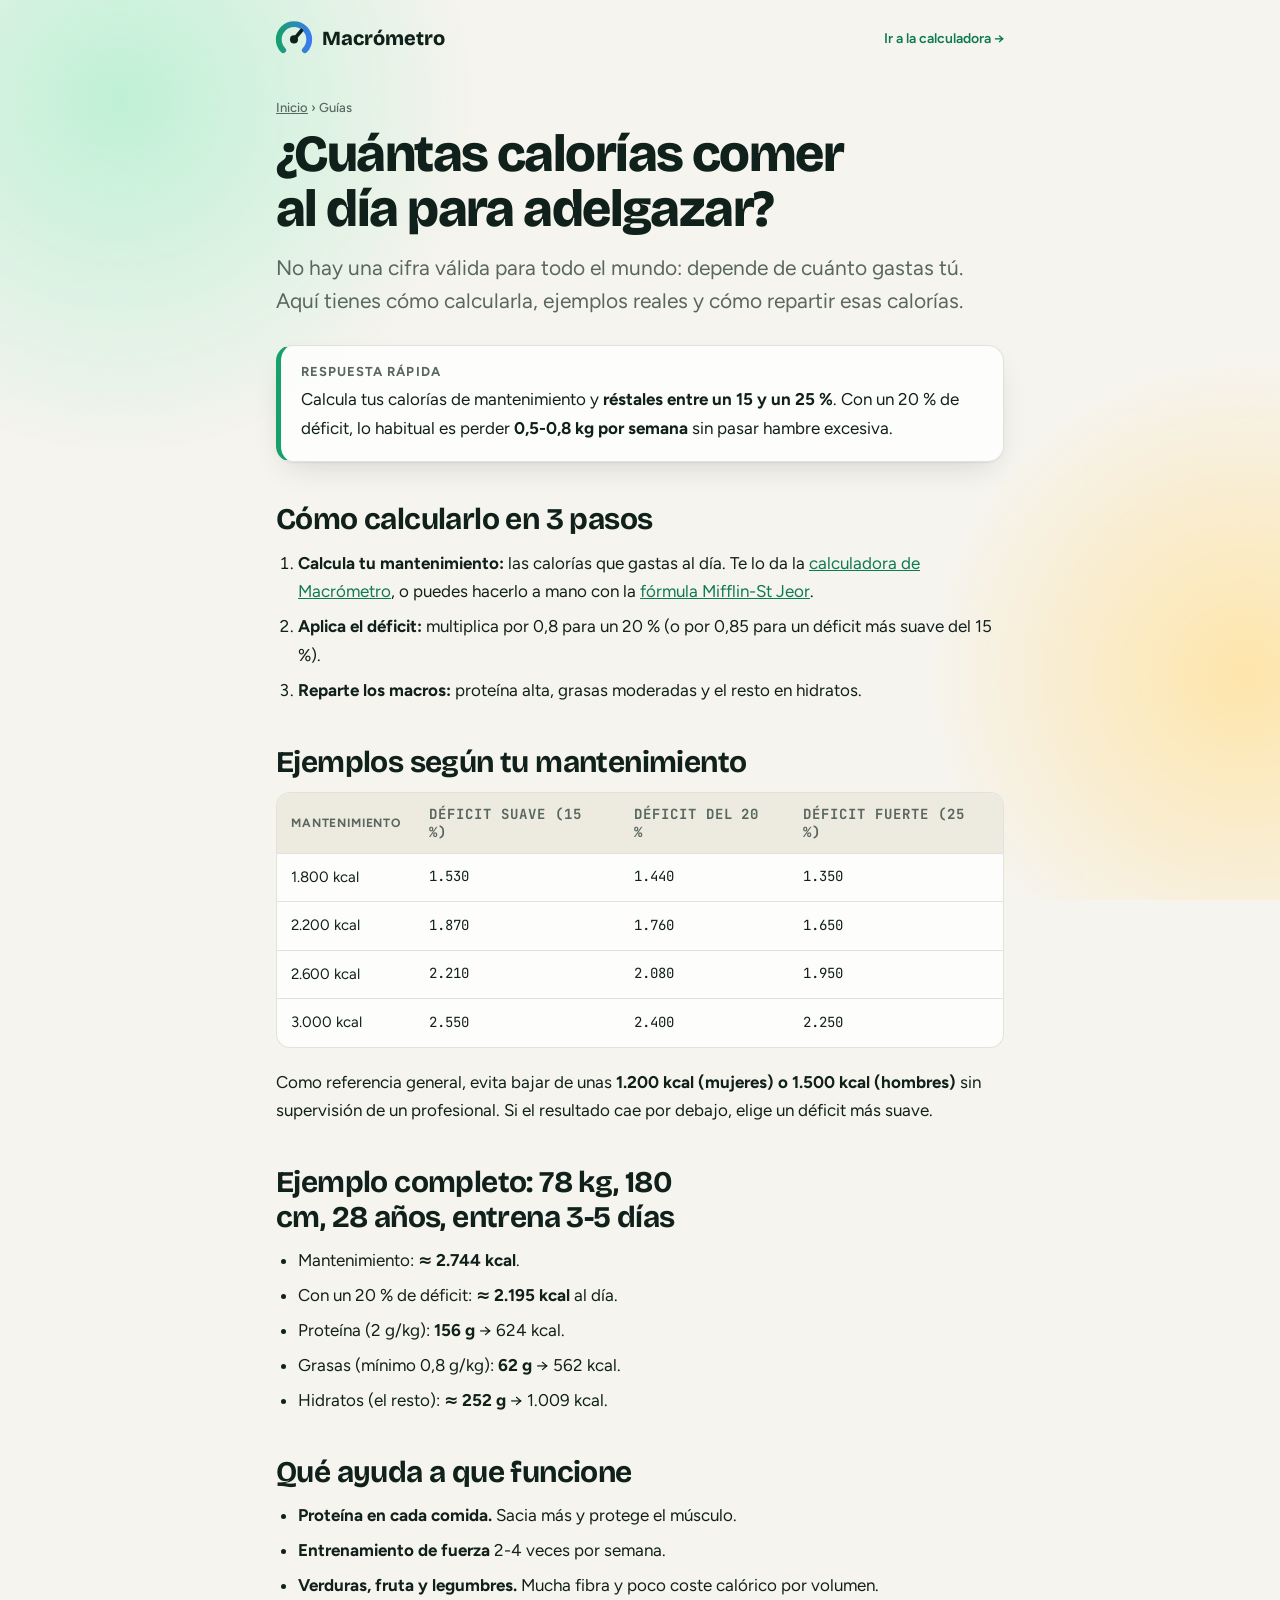
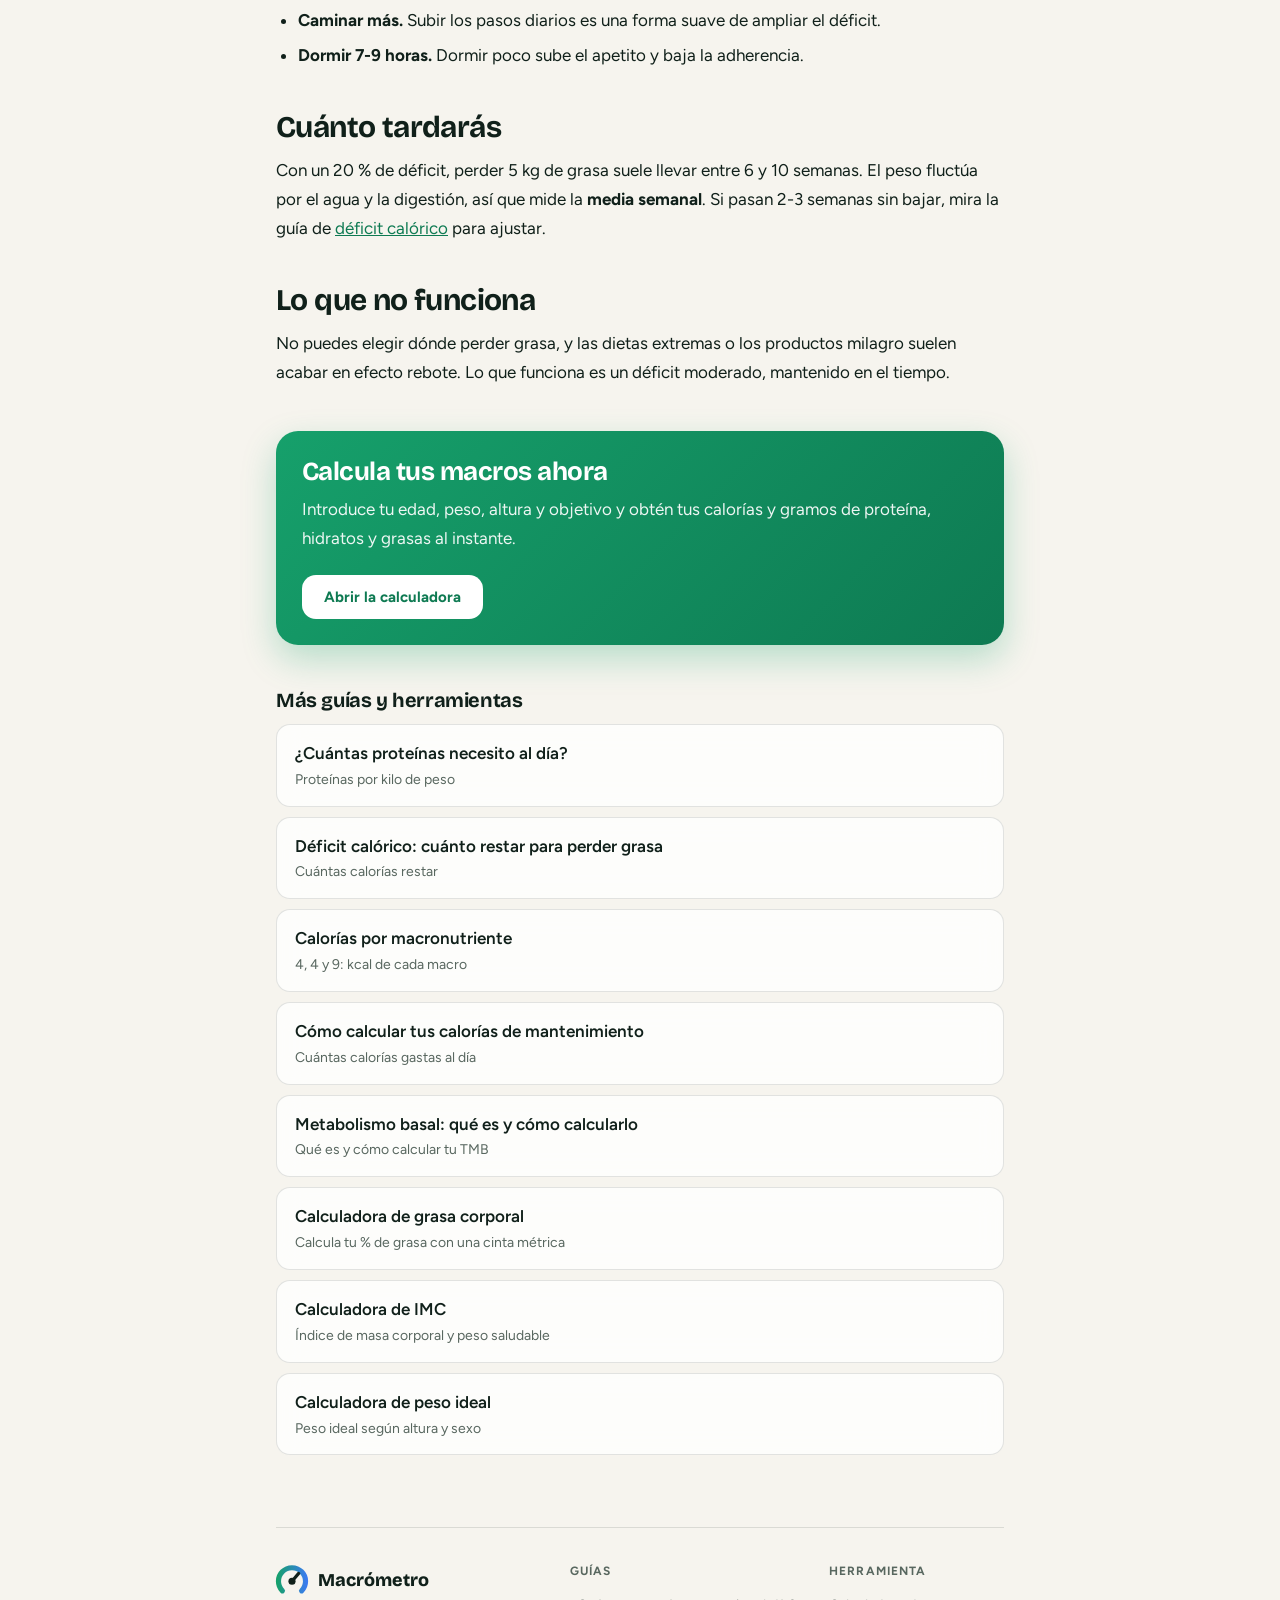
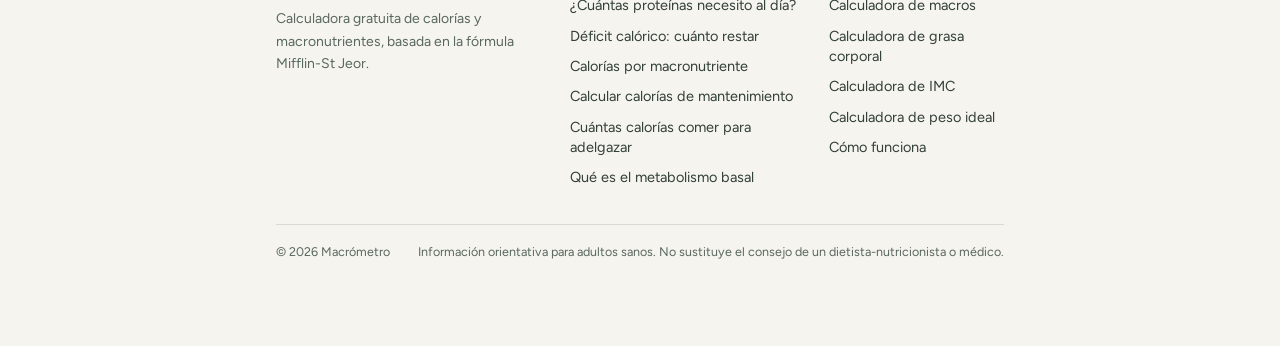
<file: calorias-para-adelgazar.html>
<!doctype html>
<html lang="es">
<head>
<meta charset="utf-8">
<meta name="viewport" content="width=device-width,initial-scale=1,viewport-fit=cover">
<title>¿Cuántas calorías comer al día para adelgazar? Cálculo y ejemplo · Macrómetro</title>
<meta name="description" content="Cuántas calorías comer al día para adelgazar según tu mantenimiento: cómo calcularlo, tabla con ejemplos, reparto de macros y consejos para mantenerlo.">
<meta name="google-site-verification" content="0I06I1MsxybB7g4-6dj7qjgs_pbRliKTd07mqxr5dvM" />
<link rel="canonical" href="https://macrometro.vercel.app/calorias-para-adelgazar">
<link rel="icon" href="/favicon.svg" type="image/svg+xml">
<meta property="og:type" content="article">
<meta property="og:locale" content="es_ES">
<meta property="og:site_name" content="Macrómetro">
<meta property="og:title" content="¿Cuántas calorías comer al día para adelgazar? Cálculo y ejemplo">
<meta property="og:description" content="Cuántas calorías comer al día para adelgazar según tu mantenimiento: cómo calcularlo, tabla con ejemplos, reparto de macros y consejos para mantenerlo.">
<meta property="og:url" content="https://macrometro.vercel.app/calorias-para-adelgazar">
<meta property="og:image" content="https://macrometro.vercel.app/og.png">
<meta name="twitter:card" content="summary_large_image">
<meta name="theme-color" content="#F6F4EE" media="(prefers-color-scheme: light)">
<meta name="theme-color" content="#0B1210" media="(prefers-color-scheme: dark)">
<script type="application/ld+json">{"@context": "https://schema.org", "@type": "Article", "headline": "¿Cuántas calorías comer al día para adelgazar?", "description": "Cuántas calorías comer al día para adelgazar según tu mantenimiento: cómo calcularlo, tabla con ejemplos, reparto de macros y consejos para mantenerlo.", "inLanguage": "es", "datePublished": "2026-10-22", "dateModified": "2026-10-22", "mainEntityOfPage": "https://macrometro.vercel.app/calorias-para-adelgazar", "author": {"@type": "Organization", "name": "Macrómetro"}, "publisher": {"@type": "Organization", "name": "Macrómetro"}, "image": "https://macrometro.vercel.app/og.png"}</script>
<link rel="preconnect" href="https://fonts.googleapis.com">
<link rel="preconnect" href="https://fonts.gstatic.com" crossorigin>
<link rel="stylesheet" href="https://fonts.googleapis.com/css2?family=Bricolage+Grotesque:opsz,wght@12..96,700;12..96,800&family=Figtree:wght@400;500;600;700&family=JetBrains+Mono:wght@500;700&display=swap">
<link rel="stylesheet" href="/article.css">
</head>
<body>
<div class="bg" aria-hidden="true"><i></i><i></i></div>
<div class="wrap">
<nav class="nav">
  <a class="brand" href="/"><span class="logo"><svg viewBox="3 3 26 26" aria-hidden="true"><defs><linearGradient id="lg1" x1="4" y1="0" x2="28" y2="0" gradientUnits="userSpaceOnUse"><stop offset="0" style="stop-color:var(--accent)"/><stop offset="1" style="stop-color:var(--fat)"/></linearGradient></defs><path d="M8.2 24.8A11 11 0 1 1 23.8 24.8" fill="none" stroke="url(#lg1)" stroke-width="4.2" stroke-linecap="round"/><path d="M16 17 21.4 10.6" stroke="var(--ink)" stroke-width="2.6" stroke-linecap="round"/><circle cx="16" cy="17" r="2.9" fill="var(--ink)"/></svg></span>Macrómetro</a>
  <a class="back" href="/">Ir a la calculadora →</a>
</nav>
<main>
<div class="crumb"><a href="/">Inicio</a> › Guías</div>
<h1>¿Cuántas calorías comer al día para adelgazar?</h1>
<p class="lede">No hay una cifra válida para todo el mundo: depende de cuánto gastas tú. Aquí tienes cómo calcularla, ejemplos reales y cómo repartir esas calorías.</p>

<div class="tldr"><b>Respuesta rápida</b><p>Calcula tus calorías de mantenimiento y <strong>réstales entre un 15 y un 25 %</strong>. Con un 20 % de déficit, lo habitual es perder <strong>0,5-0,8 kg por semana</strong> sin pasar hambre excesiva.</p></div>

<h2>Cómo calcularlo en 3 pasos</h2>
<ol>
<li><strong>Calcula tu mantenimiento:</strong> las calorías que gastas al día. Te lo da la <a href="/">calculadora de Macrómetro</a>, o puedes hacerlo a mano con la <a href="/calorias-de-mantenimiento">fórmula Mifflin-St Jeor</a>.</li>
<li><strong>Aplica el déficit:</strong> multiplica por 0,8 para un 20 % (o por 0,85 para un déficit más suave del 15 %).</li>
<li><strong>Reparte los macros:</strong> proteína alta, grasas moderadas y el resto en hidratos.</li>
</ol>

<h2>Ejemplos según tu mantenimiento</h2>
<div class="tblwrap"><table>
<thead><tr><th>Mantenimiento</th><th>Déficit suave (15 %)</th><th>Déficit del 20 %</th><th>Déficit fuerte (25 %)</th></tr></thead>
<tbody>
<tr><td>1.800 kcal</td><td>1.530</td><td>1.440</td><td>1.350</td></tr>
<tr><td>2.200 kcal</td><td>1.870</td><td>1.760</td><td>1.650</td></tr>
<tr><td>2.600 kcal</td><td>2.210</td><td>2.080</td><td>1.950</td></tr>
<tr><td>3.000 kcal</td><td>2.550</td><td>2.400</td><td>2.250</td></tr>
</tbody></table></div>
<p>Como referencia general, evita bajar de unas <strong>1.200 kcal (mujeres) o 1.500 kcal (hombres)</strong> sin supervisión de un profesional. Si el resultado cae por debajo, elige un déficit más suave.</p>

<h2>Ejemplo completo: 78 kg, 180 cm, 28 años, entrena 3-5 días</h2>
<ul>
<li>Mantenimiento: <strong>≈ 2.744 kcal</strong>.</li>
<li>Con un 20 % de déficit: <strong>≈ 2.195 kcal</strong> al día.</li>
<li>Proteína (2 g/kg): <strong>156 g</strong> → 624 kcal.</li>
<li>Grasas (mínimo 0,8 g/kg): <strong>62 g</strong> → 562 kcal.</li>
<li>Hidratos (el resto): <strong>≈ 252 g</strong> → 1.009 kcal.</li>
</ul>

<h2>Qué ayuda a que funcione</h2>
<ul>
<li><strong>Proteína en cada comida.</strong> Sacia más y protege el músculo.</li>
<li><strong>Entrenamiento de fuerza</strong> 2-4 veces por semana.</li>
<li><strong>Verduras, fruta y legumbres.</strong> Mucha fibra y poco coste calórico por volumen.</li>
<li><strong>Caminar más.</strong> Subir los pasos diarios es una forma suave de ampliar el déficit.</li>
<li><strong>Dormir 7-9 horas.</strong> Dormir poco sube el apetito y baja la adherencia.</li>
</ul>

<h2>Cuánto tardarás</h2>
<p>Con un 20 % de déficit, perder 5 kg de grasa suele llevar entre 6 y 10 semanas. El peso fluctúa por el agua y la digestión, así que mide la <strong>media semanal</strong>. Si pasan 2-3 semanas sin bajar, mira la guía de <a href="/deficit-calorico">déficit calórico</a> para ajustar.</p>

<h2>Lo que no funciona</h2>
<p>No puedes elegir dónde perder grasa, y las dietas extremas o los productos milagro suelen acabar en efecto rebote. Lo que funciona es un déficit moderado, mantenido en el tiempo.</p>

<section class="cta">
  <h2>Calcula tus macros ahora</h2>
  <p>Introduce tu edad, peso, altura y objetivo y obtén tus calorías y gramos de proteína, hidratos y grasas al instante.</p>
  <a href="/">Abrir la calculadora</a>
</section>
<section class="related"><h2>Más guías y herramientas</h2><div class="rel"><a href="/proteinas-al-dia">¿Cuántas proteínas necesito al día?<span>Proteínas por kilo de peso</span></a><a href="/deficit-calorico">Déficit calórico: cuánto restar para perder grasa<span>Cuántas calorías restar</span></a><a href="/calorias-por-macronutriente">Calorías por macronutriente<span>4, 4 y 9: kcal de cada macro</span></a><a href="/calorias-de-mantenimiento">Cómo calcular tus calorías de mantenimiento<span>Cuántas calorías gastas al día</span></a><a href="/metabolismo-basal">Metabolismo basal: qué es y cómo calcularlo<span>Qué es y cómo calcular tu TMB</span></a><a href="/calculadora-grasa-corporal">Calculadora de grasa corporal<span>Calcula tu % de grasa con una cinta métrica</span></a><a href="/calculadora-imc">Calculadora de IMC<span>Índice de masa corporal y peso saludable</span></a><a href="/calculadora-peso-ideal">Calculadora de peso ideal<span>Peso ideal según altura y sexo</span></a></div></section>
</main>
<footer class="site-foot">
  <div class="fgrid">
    <div class="fbrand">
      <div class="brand"><span class="logo"><svg viewBox="3 3 26 26" aria-hidden="true"><defs><linearGradient id="lg2" x1="4" y1="0" x2="28" y2="0" gradientUnits="userSpaceOnUse"><stop offset="0" style="stop-color:var(--accent)"/><stop offset="1" style="stop-color:var(--fat)"/></linearGradient></defs><path d="M8.2 24.8A11 11 0 1 1 23.8 24.8" fill="none" stroke="url(#lg2)" stroke-width="4.2" stroke-linecap="round"/><path d="M16 17 21.4 10.6" stroke="var(--ink)" stroke-width="2.6" stroke-linecap="round"/><circle cx="16" cy="17" r="2.9" fill="var(--ink)"/></svg></span>Macrómetro</div>
      <p>Calculadora gratuita de calorías y macronutrientes, basada en la fórmula Mifflin-St Jeor.</p>
    </div>
    <nav aria-label="Guías"><h3>Guías</h3><a href="/proteinas-al-dia">¿Cuántas proteínas necesito al día?</a><a href="/deficit-calorico">Déficit calórico: cuánto restar</a><a href="/calorias-por-macronutriente">Calorías por macronutriente</a><a href="/calorias-de-mantenimiento">Calcular calorías de mantenimiento</a><a href="/calorias-para-adelgazar">Cuántas calorías comer para adelgazar</a><a href="/metabolismo-basal">Qué es el metabolismo basal</a></nav>
    <nav aria-label="Herramienta"><h3>Herramienta</h3><a href="/">Calculadora de macros</a><a href="/calculadora-grasa-corporal">Calculadora de grasa corporal</a><a href="/calculadora-imc">Calculadora de IMC</a><a href="/calculadora-peso-ideal">Calculadora de peso ideal</a><a href="/#como-funciona">Cómo funciona</a></nav>
  </div>
  <div class="fbottom"><span>© 2026 Macrómetro</span><span>Información orientativa para adultos sanos. No sustituye el consejo de un dietista-nutricionista o médico.</span></div>
</footer>
</div>
</body>
</html>
</file>
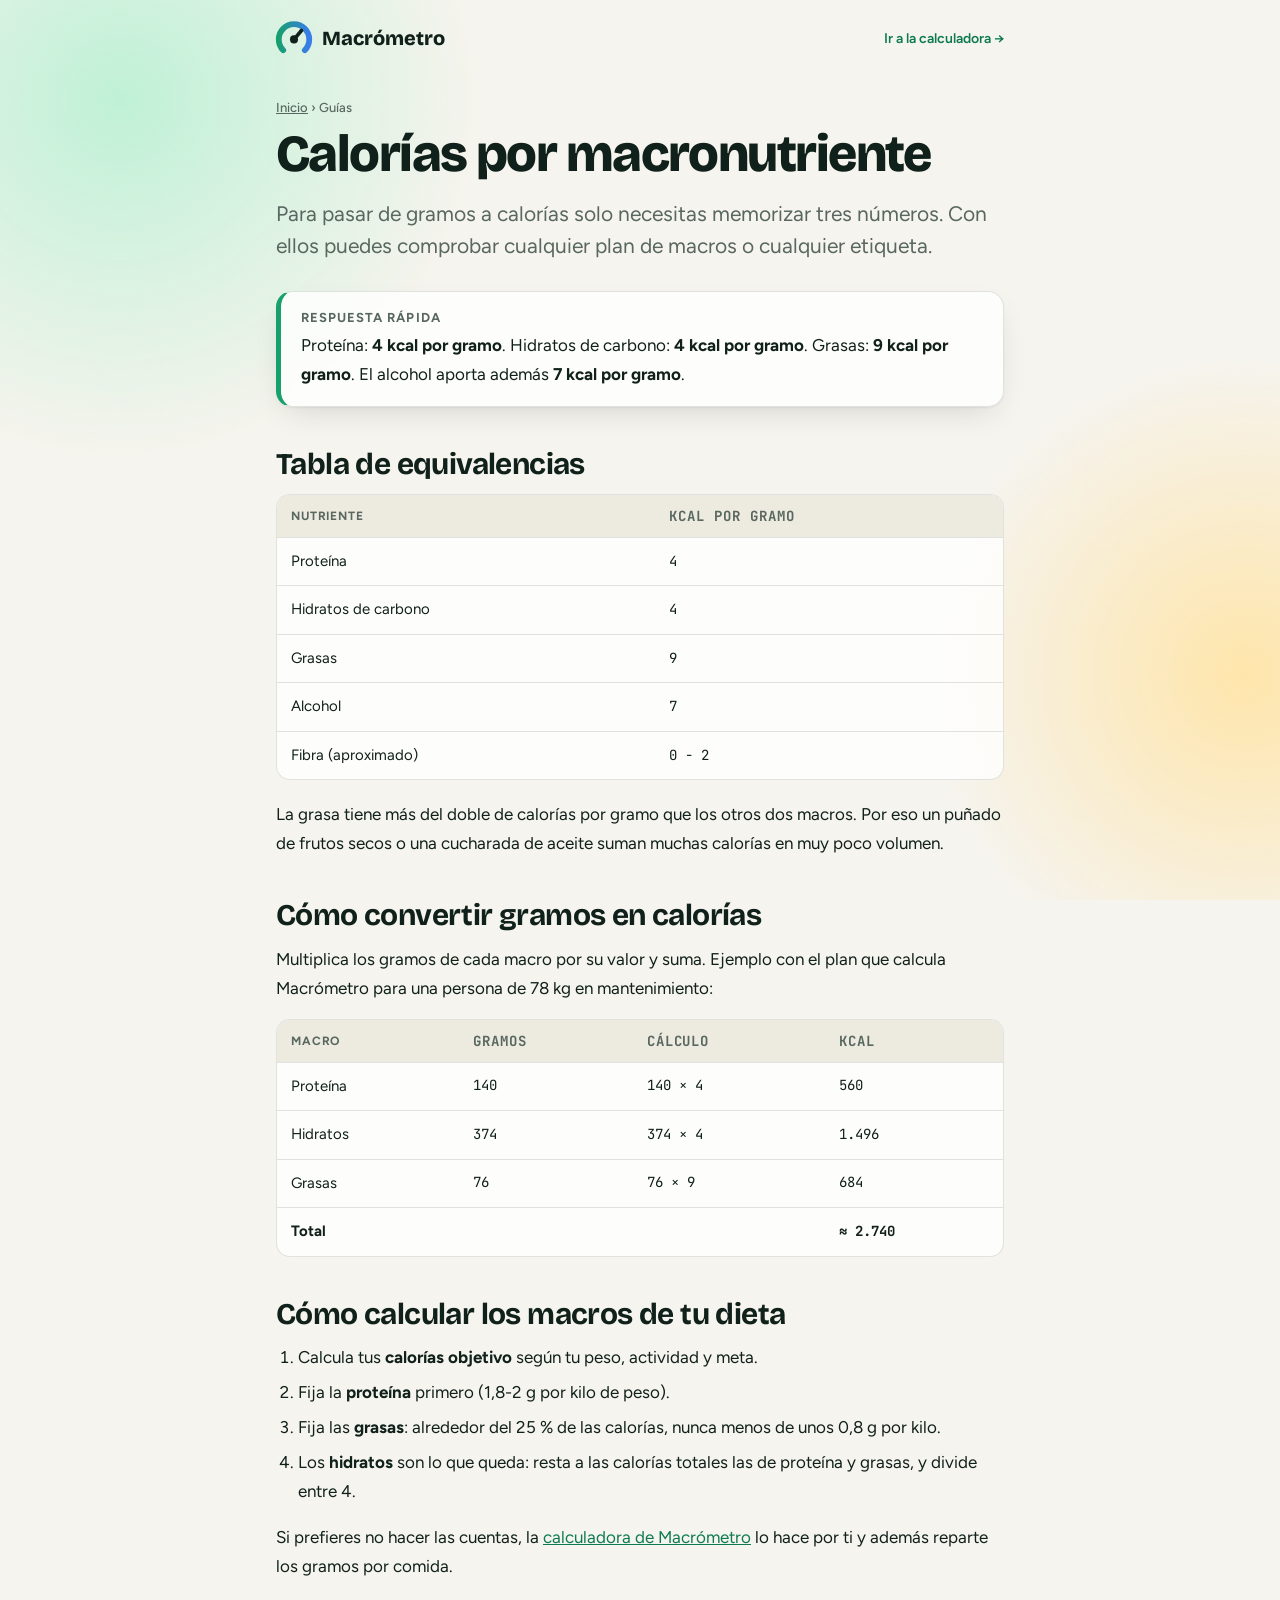
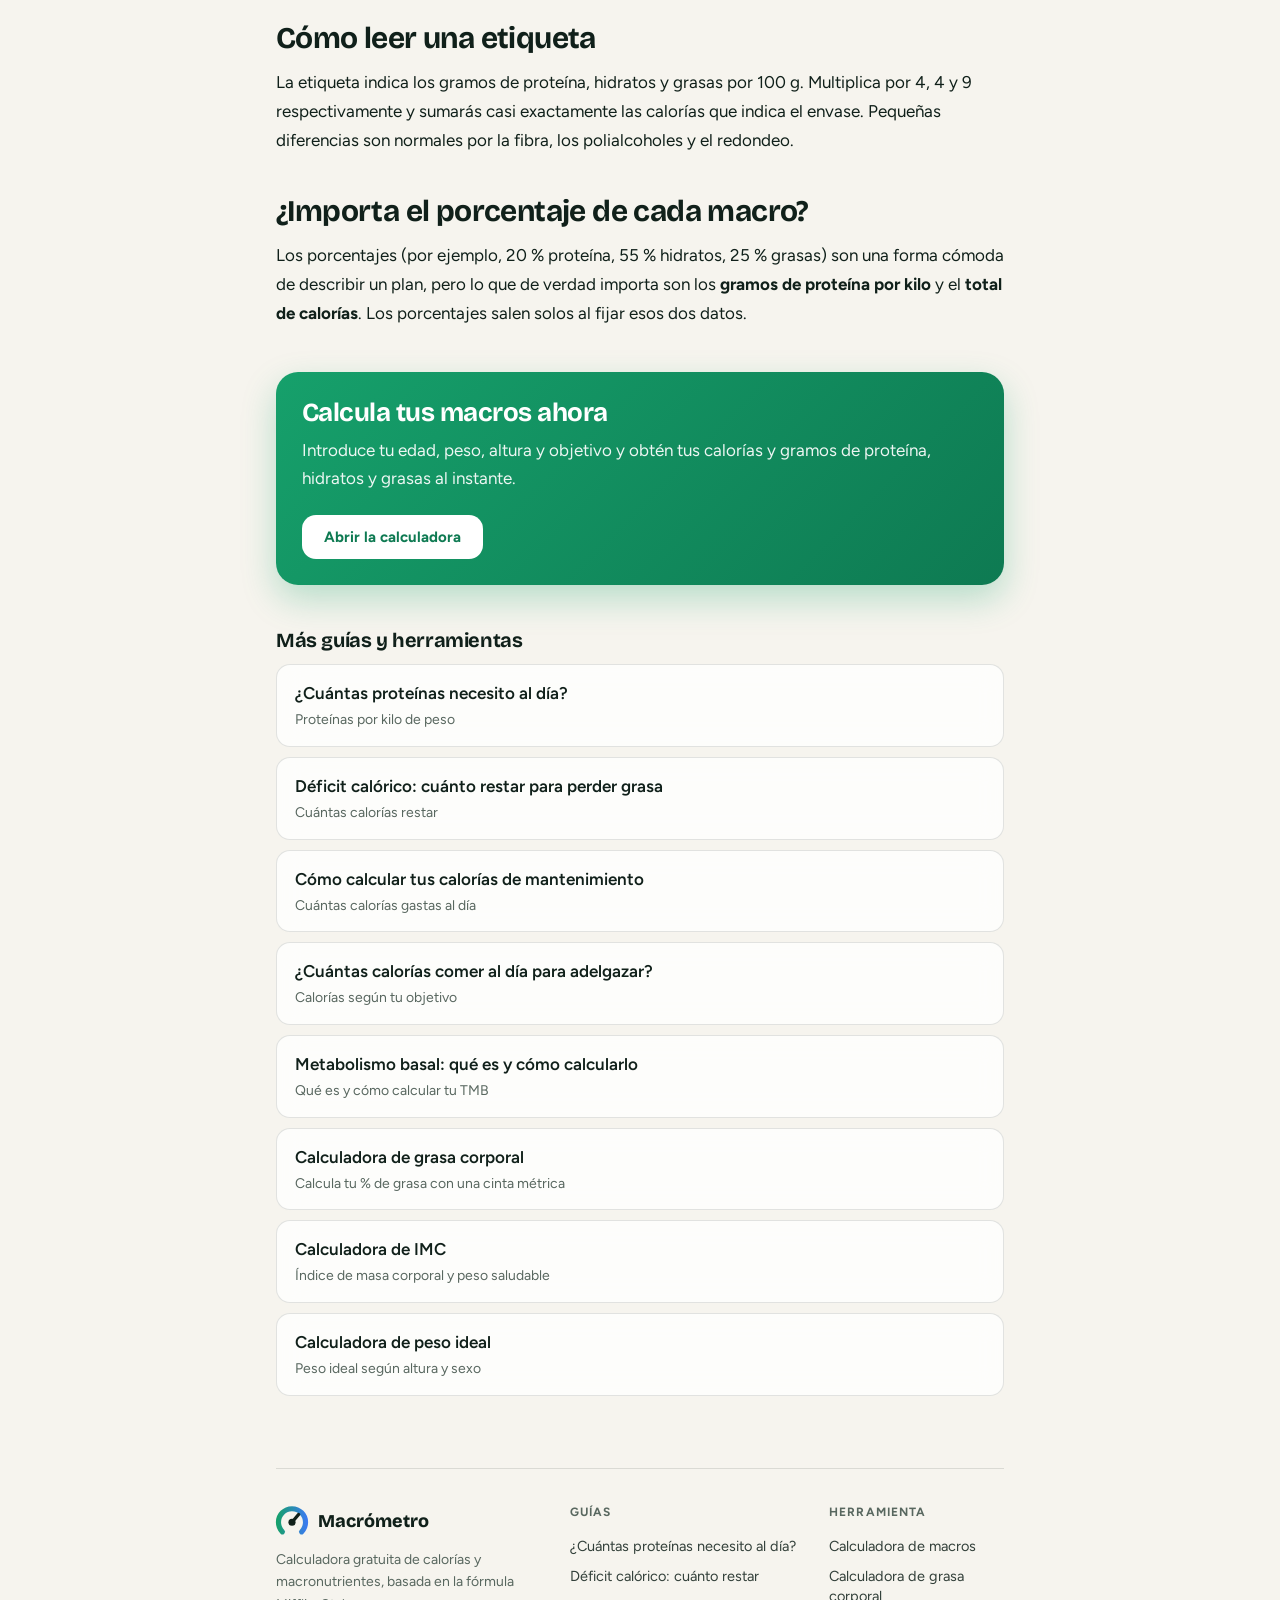
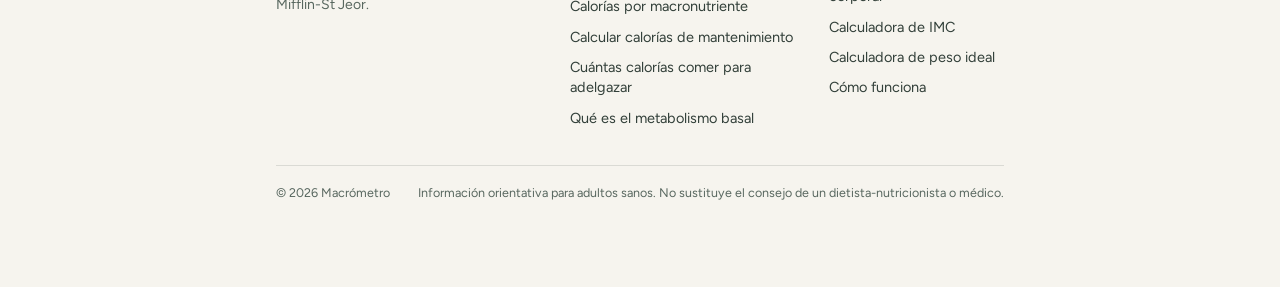
<file: calorias-por-macronutriente.html>
<!doctype html>
<html lang="es">
<head>
<meta charset="utf-8">
<meta name="viewport" content="width=device-width,initial-scale=1,viewport-fit=cover">
<title>Calorías por macronutriente: cuántas kcal tiene cada gramo · Macrómetro</title>
<meta name="description" content="Cuántas calorías aporta cada gramo de proteína, hidratos y grasas (4, 4 y 9 kcal), cómo convertir gramos en calorías y calcular macros de una etiqueta.">
<meta name="google-site-verification" content="0I06I1MsxybB7g4-6dj7qjgs_pbRliKTd07mqxr5dvM" />
<link rel="canonical" href="https://macrometro.vercel.app/calorias-por-macronutriente">
<link rel="icon" href="/favicon.svg" type="image/svg+xml">
<meta property="og:type" content="article">
<meta property="og:locale" content="es_ES">
<meta property="og:site_name" content="Macrómetro">
<meta property="og:title" content="Calorías por macronutriente: cuántas kcal tiene cada gramo">
<meta property="og:description" content="Cuántas calorías aporta cada gramo de proteína, hidratos y grasas (4, 4 y 9 kcal), cómo convertir gramos en calorías y calcular macros de una etiqueta.">
<meta property="og:url" content="https://macrometro.vercel.app/calorias-por-macronutriente">
<meta property="og:image" content="https://macrometro.vercel.app/og.png">
<meta name="twitter:card" content="summary_large_image">
<meta name="theme-color" content="#F6F4EE" media="(prefers-color-scheme: light)">
<meta name="theme-color" content="#0B1210" media="(prefers-color-scheme: dark)">
<script type="application/ld+json">{"@context": "https://schema.org", "@type": "Article", "headline": "Calorías por macronutriente", "description": "Cuántas calorías aporta cada gramo de proteína, hidratos y grasas (4, 4 y 9 kcal), cómo convertir gramos en calorías y calcular macros de una etiqueta.", "inLanguage": "es", "datePublished": "2026-10-22", "dateModified": "2026-10-22", "mainEntityOfPage": "https://macrometro.vercel.app/calorias-por-macronutriente", "author": {"@type": "Organization", "name": "Macrómetro"}, "publisher": {"@type": "Organization", "name": "Macrómetro"}, "image": "https://macrometro.vercel.app/og.png"}</script>
<link rel="preconnect" href="https://fonts.googleapis.com">
<link rel="preconnect" href="https://fonts.gstatic.com" crossorigin>
<link rel="stylesheet" href="https://fonts.googleapis.com/css2?family=Bricolage+Grotesque:opsz,wght@12..96,700;12..96,800&family=Figtree:wght@400;500;600;700&family=JetBrains+Mono:wght@500;700&display=swap">
<link rel="stylesheet" href="/article.css">
</head>
<body>
<div class="bg" aria-hidden="true"><i></i><i></i></div>
<div class="wrap">
<nav class="nav">
  <a class="brand" href="/"><span class="logo"><svg viewBox="3 3 26 26" aria-hidden="true"><defs><linearGradient id="lg1" x1="4" y1="0" x2="28" y2="0" gradientUnits="userSpaceOnUse"><stop offset="0" style="stop-color:var(--accent)"/><stop offset="1" style="stop-color:var(--fat)"/></linearGradient></defs><path d="M8.2 24.8A11 11 0 1 1 23.8 24.8" fill="none" stroke="url(#lg1)" stroke-width="4.2" stroke-linecap="round"/><path d="M16 17 21.4 10.6" stroke="var(--ink)" stroke-width="2.6" stroke-linecap="round"/><circle cx="16" cy="17" r="2.9" fill="var(--ink)"/></svg></span>Macrómetro</a>
  <a class="back" href="/">Ir a la calculadora →</a>
</nav>
<main>
<div class="crumb"><a href="/">Inicio</a> › Guías</div>
<h1>Calorías por macronutriente</h1>
<p class="lede">Para pasar de gramos a calorías solo necesitas memorizar tres números. Con ellos puedes comprobar cualquier plan de macros o cualquier etiqueta.</p>

<div class="tldr"><b>Respuesta rápida</b><p>Proteína: <strong>4 kcal por gramo</strong>. Hidratos de carbono: <strong>4 kcal por gramo</strong>. Grasas: <strong>9 kcal por gramo</strong>. El alcohol aporta además <strong>7 kcal por gramo</strong>.</p></div>

<h2>Tabla de equivalencias</h2>
<div class="tblwrap"><table>
<thead><tr><th>Nutriente</th><th>kcal por gramo</th></tr></thead>
<tbody>
<tr><td>Proteína</td><td>4</td></tr>
<tr><td>Hidratos de carbono</td><td>4</td></tr>
<tr><td>Grasas</td><td>9</td></tr>
<tr><td>Alcohol</td><td>7</td></tr>
<tr><td>Fibra (aproximado)</td><td>0 - 2</td></tr>
</tbody></table></div>
<p>La grasa tiene más del doble de calorías por gramo que los otros dos macros. Por eso un puñado de frutos secos o una cucharada de aceite suman muchas calorías en muy poco volumen.</p>

<h2>Cómo convertir gramos en calorías</h2>
<p>Multiplica los gramos de cada macro por su valor y suma. Ejemplo con el plan que calcula Macrómetro para una persona de 78 kg en mantenimiento:</p>
<div class="tblwrap"><table>
<thead><tr><th>Macro</th><th>Gramos</th><th>Cálculo</th><th>kcal</th></tr></thead>
<tbody>
<tr><td>Proteína</td><td>140</td><td>140 × 4</td><td>560</td></tr>
<tr><td>Hidratos</td><td>374</td><td>374 × 4</td><td>1.496</td></tr>
<tr><td>Grasas</td><td>76</td><td>76 × 9</td><td>684</td></tr>
<tr><td><strong>Total</strong></td><td></td><td></td><td><strong>≈ 2.740</strong></td></tr>
</tbody></table></div>

<h2>Cómo calcular los macros de tu dieta</h2>
<ol>
<li>Calcula tus <strong>calorías objetivo</strong> según tu peso, actividad y meta.</li>
<li>Fija la <strong>proteína</strong> primero (1,8-2 g por kilo de peso).</li>
<li>Fija las <strong>grasas</strong>: alrededor del 25 % de las calorías, nunca menos de unos 0,8 g por kilo.</li>
<li>Los <strong>hidratos</strong> son lo que queda: resta a las calorías totales las de proteína y grasas, y divide entre 4.</li>
</ol>
<p>Si prefieres no hacer las cuentas, la <a href="/">calculadora de Macrómetro</a> lo hace por ti y además reparte los gramos por comida.</p>

<h2>Cómo leer una etiqueta</h2>
<p>La etiqueta indica los gramos de proteína, hidratos y grasas por 100 g. Multiplica por 4, 4 y 9 respectivamente y sumarás casi exactamente las calorías que indica el envase. Pequeñas diferencias son normales por la fibra, los polialcoholes y el redondeo.</p>

<h2>¿Importa el porcentaje de cada macro?</h2>
<p>Los porcentajes (por ejemplo, 20 % proteína, 55 % hidratos, 25 % grasas) son una forma cómoda de describir un plan, pero lo que de verdad importa son los <strong>gramos de proteína por kilo</strong> y el <strong>total de calorías</strong>. Los porcentajes salen solos al fijar esos dos datos.</p>

<section class="cta">
  <h2>Calcula tus macros ahora</h2>
  <p>Introduce tu edad, peso, altura y objetivo y obtén tus calorías y gramos de proteína, hidratos y grasas al instante.</p>
  <a href="/">Abrir la calculadora</a>
</section>
<section class="related"><h2>Más guías y herramientas</h2><div class="rel"><a href="/proteinas-al-dia">¿Cuántas proteínas necesito al día?<span>Proteínas por kilo de peso</span></a><a href="/deficit-calorico">Déficit calórico: cuánto restar para perder grasa<span>Cuántas calorías restar</span></a><a href="/calorias-de-mantenimiento">Cómo calcular tus calorías de mantenimiento<span>Cuántas calorías gastas al día</span></a><a href="/calorias-para-adelgazar">¿Cuántas calorías comer al día para adelgazar?<span>Calorías según tu objetivo</span></a><a href="/metabolismo-basal">Metabolismo basal: qué es y cómo calcularlo<span>Qué es y cómo calcular tu TMB</span></a><a href="/calculadora-grasa-corporal">Calculadora de grasa corporal<span>Calcula tu % de grasa con una cinta métrica</span></a><a href="/calculadora-imc">Calculadora de IMC<span>Índice de masa corporal y peso saludable</span></a><a href="/calculadora-peso-ideal">Calculadora de peso ideal<span>Peso ideal según altura y sexo</span></a></div></section>
</main>
<footer class="site-foot">
  <div class="fgrid">
    <div class="fbrand">
      <div class="brand"><span class="logo"><svg viewBox="3 3 26 26" aria-hidden="true"><defs><linearGradient id="lg2" x1="4" y1="0" x2="28" y2="0" gradientUnits="userSpaceOnUse"><stop offset="0" style="stop-color:var(--accent)"/><stop offset="1" style="stop-color:var(--fat)"/></linearGradient></defs><path d="M8.2 24.8A11 11 0 1 1 23.8 24.8" fill="none" stroke="url(#lg2)" stroke-width="4.2" stroke-linecap="round"/><path d="M16 17 21.4 10.6" stroke="var(--ink)" stroke-width="2.6" stroke-linecap="round"/><circle cx="16" cy="17" r="2.9" fill="var(--ink)"/></svg></span>Macrómetro</div>
      <p>Calculadora gratuita de calorías y macronutrientes, basada en la fórmula Mifflin-St Jeor.</p>
    </div>
    <nav aria-label="Guías"><h3>Guías</h3><a href="/proteinas-al-dia">¿Cuántas proteínas necesito al día?</a><a href="/deficit-calorico">Déficit calórico: cuánto restar</a><a href="/calorias-por-macronutriente">Calorías por macronutriente</a><a href="/calorias-de-mantenimiento">Calcular calorías de mantenimiento</a><a href="/calorias-para-adelgazar">Cuántas calorías comer para adelgazar</a><a href="/metabolismo-basal">Qué es el metabolismo basal</a></nav>
    <nav aria-label="Herramienta"><h3>Herramienta</h3><a href="/">Calculadora de macros</a><a href="/calculadora-grasa-corporal">Calculadora de grasa corporal</a><a href="/calculadora-imc">Calculadora de IMC</a><a href="/calculadora-peso-ideal">Calculadora de peso ideal</a><a href="/#como-funciona">Cómo funciona</a></nav>
  </div>
  <div class="fbottom"><span>© 2026 Macrómetro</span><span>Información orientativa para adultos sanos. No sustituye el consejo de un dietista-nutricionista o médico.</span></div>
</footer>
</div>
</body>
</html>
</file>
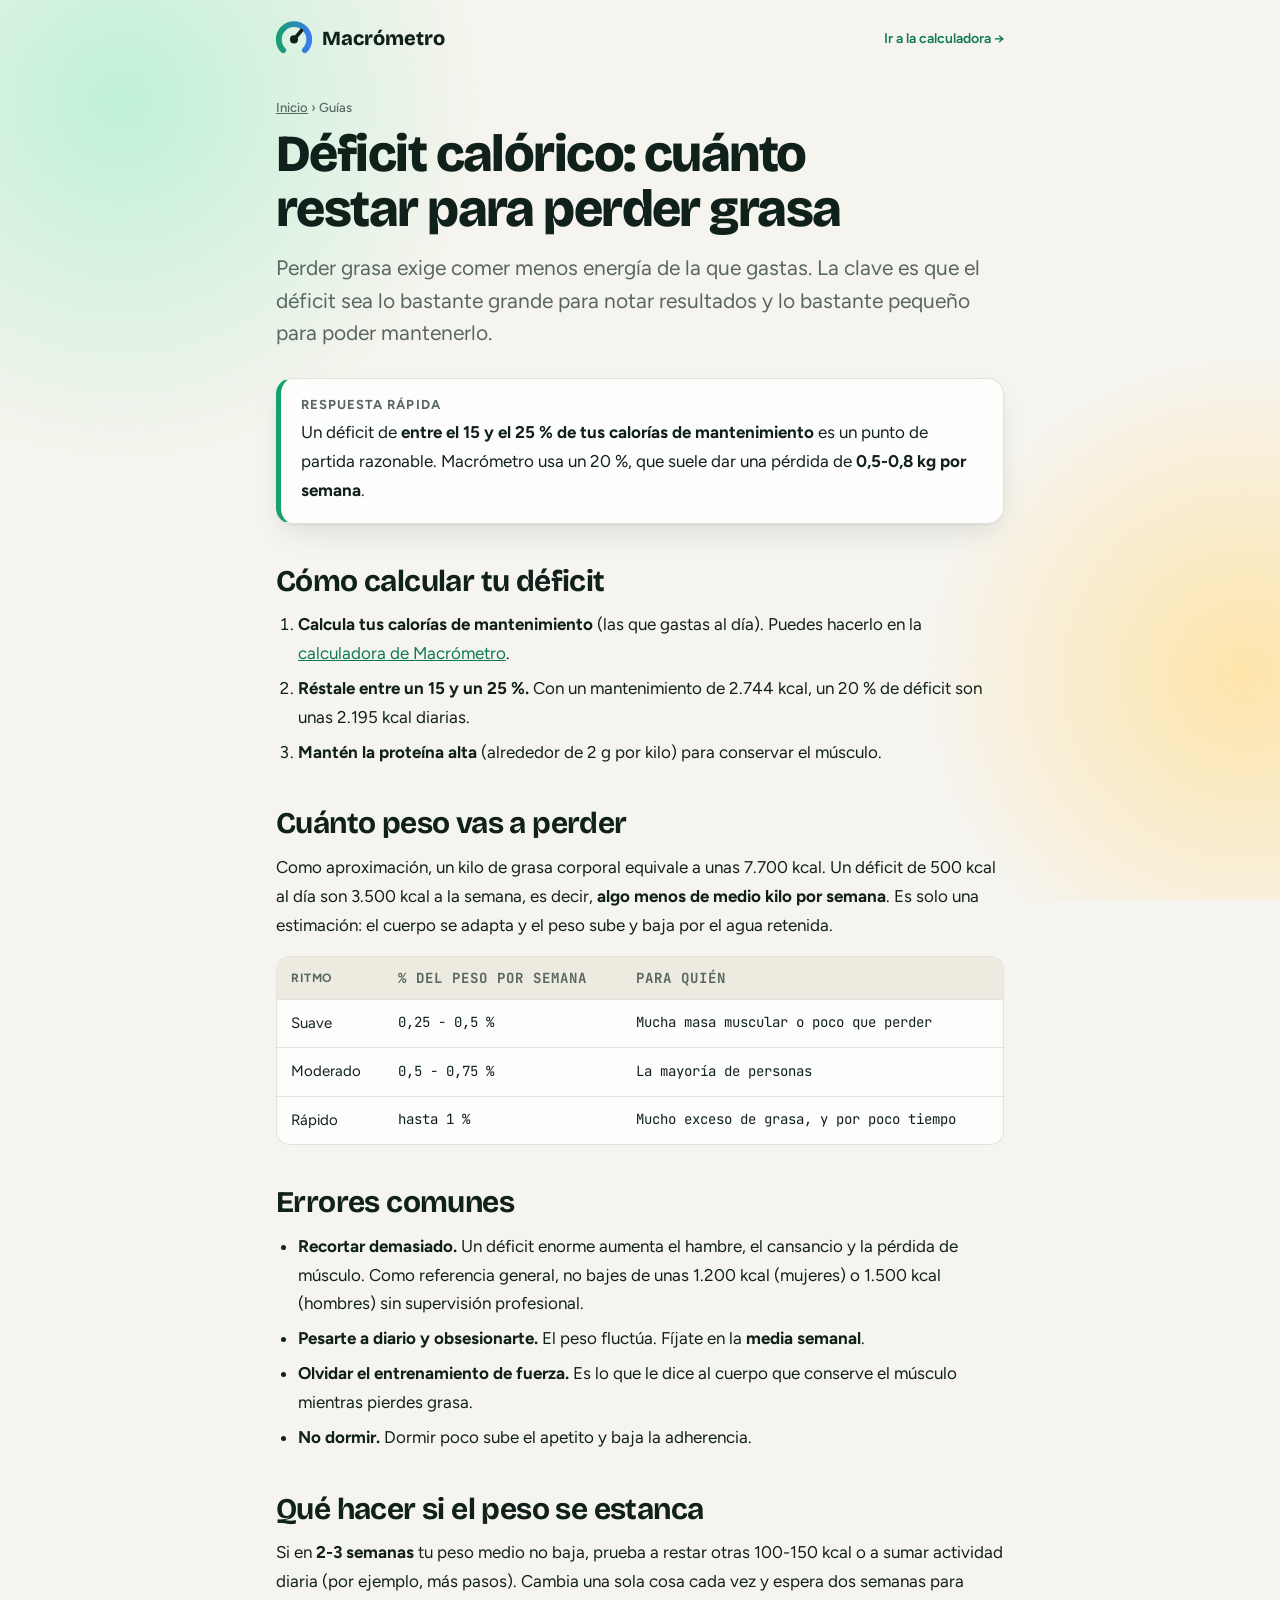
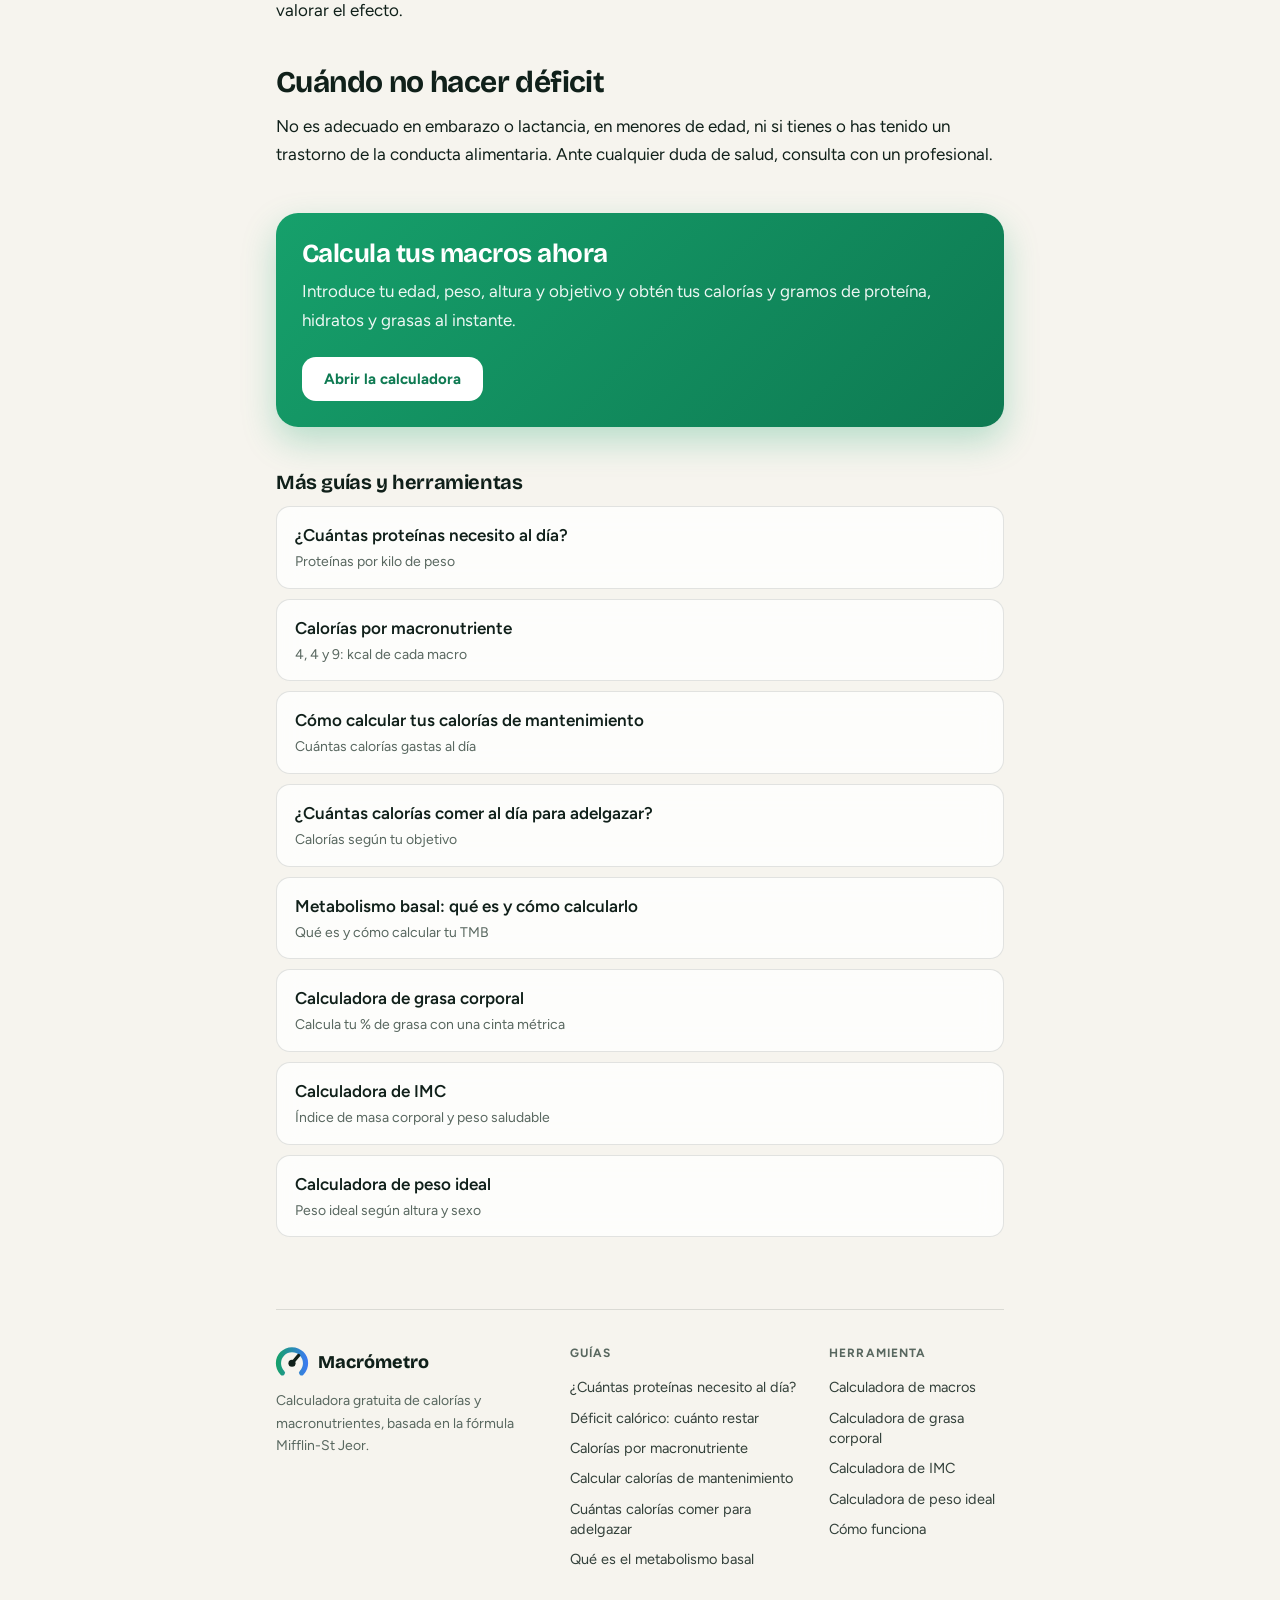
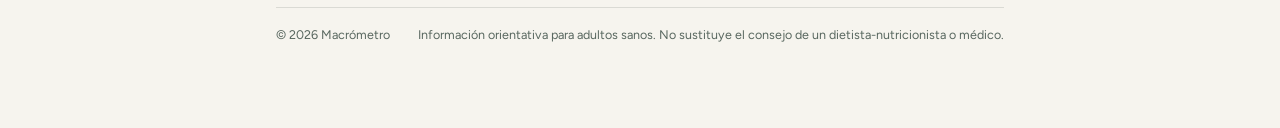
<file: deficit-calorico.html>
<!doctype html>
<html lang="es">
<head>
<meta charset="utf-8">
<meta name="viewport" content="width=device-width,initial-scale=1,viewport-fit=cover">
<title>Déficit calórico: cuántas calorías restar para perder grasa · Macrómetro</title>
<meta name="description" content="Cómo calcular tu déficit calórico: cuántas calorías restar, cuánto peso perder por semana, cuándo ajustar y qué errores evitar.">
<meta name="google-site-verification" content="0I06I1MsxybB7g4-6dj7qjgs_pbRliKTd07mqxr5dvM" />
<link rel="canonical" href="https://macrometro.vercel.app/deficit-calorico">
<link rel="icon" href="/favicon.svg" type="image/svg+xml">
<meta property="og:type" content="article">
<meta property="og:locale" content="es_ES">
<meta property="og:site_name" content="Macrómetro">
<meta property="og:title" content="Déficit calórico: cuántas calorías restar para perder grasa">
<meta property="og:description" content="Cómo calcular tu déficit calórico: cuántas calorías restar, cuánto peso perder por semana, cuándo ajustar y qué errores evitar.">
<meta property="og:url" content="https://macrometro.vercel.app/deficit-calorico">
<meta property="og:image" content="https://macrometro.vercel.app/og.png">
<meta name="twitter:card" content="summary_large_image">
<meta name="theme-color" content="#F6F4EE" media="(prefers-color-scheme: light)">
<meta name="theme-color" content="#0B1210" media="(prefers-color-scheme: dark)">
<script type="application/ld+json">{"@context": "https://schema.org", "@type": "Article", "headline": "Déficit calórico: cuánto restar para perder grasa", "description": "Cómo calcular tu déficit calórico: cuántas calorías restar, cuánto peso perder por semana, cuándo ajustar y qué errores evitar.", "inLanguage": "es", "datePublished": "2026-10-22", "dateModified": "2026-10-22", "mainEntityOfPage": "https://macrometro.vercel.app/deficit-calorico", "author": {"@type": "Organization", "name": "Macrómetro"}, "publisher": {"@type": "Organization", "name": "Macrómetro"}, "image": "https://macrometro.vercel.app/og.png"}</script>
<link rel="preconnect" href="https://fonts.googleapis.com">
<link rel="preconnect" href="https://fonts.gstatic.com" crossorigin>
<link rel="stylesheet" href="https://fonts.googleapis.com/css2?family=Bricolage+Grotesque:opsz,wght@12..96,700;12..96,800&family=Figtree:wght@400;500;600;700&family=JetBrains+Mono:wght@500;700&display=swap">
<link rel="stylesheet" href="/article.css">
</head>
<body>
<div class="bg" aria-hidden="true"><i></i><i></i></div>
<div class="wrap">
<nav class="nav">
  <a class="brand" href="/"><span class="logo"><svg viewBox="3 3 26 26" aria-hidden="true"><defs><linearGradient id="lg1" x1="4" y1="0" x2="28" y2="0" gradientUnits="userSpaceOnUse"><stop offset="0" style="stop-color:var(--accent)"/><stop offset="1" style="stop-color:var(--fat)"/></linearGradient></defs><path d="M8.2 24.8A11 11 0 1 1 23.8 24.8" fill="none" stroke="url(#lg1)" stroke-width="4.2" stroke-linecap="round"/><path d="M16 17 21.4 10.6" stroke="var(--ink)" stroke-width="2.6" stroke-linecap="round"/><circle cx="16" cy="17" r="2.9" fill="var(--ink)"/></svg></span>Macrómetro</a>
  <a class="back" href="/">Ir a la calculadora →</a>
</nav>
<main>
<div class="crumb"><a href="/">Inicio</a> › Guías</div>
<h1>Déficit calórico: cuánto restar para perder grasa</h1>
<p class="lede">Perder grasa exige comer menos energía de la que gastas. La clave es que el déficit sea lo bastante grande para notar resultados y lo bastante pequeño para poder mantenerlo.</p>

<div class="tldr"><b>Respuesta rápida</b><p>Un déficit de <strong>entre el 15 y el 25 % de tus calorías de mantenimiento</strong> es un punto de partida razonable. Macrómetro usa un 20 %, que suele dar una pérdida de <strong>0,5-0,8 kg por semana</strong>.</p></div>

<h2>Cómo calcular tu déficit</h2>
<ol>
<li><strong>Calcula tus calorías de mantenimiento</strong> (las que gastas al día). Puedes hacerlo en la <a href="/">calculadora de Macrómetro</a>.</li>
<li><strong>Réstale entre un 15 y un 25 %.</strong> Con un mantenimiento de 2.744 kcal, un 20 % de déficit son unas 2.195 kcal diarias.</li>
<li><strong>Mantén la proteína alta</strong> (alrededor de 2 g por kilo) para conservar el músculo.</li>
</ol>

<h2>Cuánto peso vas a perder</h2>
<p>Como aproximación, un kilo de grasa corporal equivale a unas 7.700 kcal. Un déficit de 500 kcal al día son 3.500 kcal a la semana, es decir, <strong>algo menos de medio kilo por semana</strong>. Es solo una estimación: el cuerpo se adapta y el peso sube y baja por el agua retenida.</p>
<div class="tblwrap"><table>
<thead><tr><th>Ritmo</th><th>% del peso por semana</th><th>Para quién</th></tr></thead>
<tbody>
<tr><td>Suave</td><td>0,25 - 0,5 %</td><td>Mucha masa muscular o poco que perder</td></tr>
<tr><td>Moderado</td><td>0,5 - 0,75 %</td><td>La mayoría de personas</td></tr>
<tr><td>Rápido</td><td>hasta 1 %</td><td>Mucho exceso de grasa, y por poco tiempo</td></tr>
</tbody></table></div>

<h2>Errores comunes</h2>
<ul>
<li><strong>Recortar demasiado.</strong> Un déficit enorme aumenta el hambre, el cansancio y la pérdida de músculo. Como referencia general, no bajes de unas 1.200 kcal (mujeres) o 1.500 kcal (hombres) sin supervisión profesional.</li>
<li><strong>Pesarte a diario y obsesionarte.</strong> El peso fluctúa. Fíjate en la <strong>media semanal</strong>.</li>
<li><strong>Olvidar el entrenamiento de fuerza.</strong> Es lo que le dice al cuerpo que conserve el músculo mientras pierdes grasa.</li>
<li><strong>No dormir.</strong> Dormir poco sube el apetito y baja la adherencia.</li>
</ul>

<h2>Qué hacer si el peso se estanca</h2>
<p>Si en <strong>2-3 semanas</strong> tu peso medio no baja, prueba a restar otras 100-150 kcal o a sumar actividad diaria (por ejemplo, más pasos). Cambia una sola cosa cada vez y espera dos semanas para valorar el efecto.</p>

<h2>Cuándo no hacer déficit</h2>
<p>No es adecuado en embarazo o lactancia, en menores de edad, ni si tienes o has tenido un trastorno de la conducta alimentaria. Ante cualquier duda de salud, consulta con un profesional.</p>

<section class="cta">
  <h2>Calcula tus macros ahora</h2>
  <p>Introduce tu edad, peso, altura y objetivo y obtén tus calorías y gramos de proteína, hidratos y grasas al instante.</p>
  <a href="/">Abrir la calculadora</a>
</section>
<section class="related"><h2>Más guías y herramientas</h2><div class="rel"><a href="/proteinas-al-dia">¿Cuántas proteínas necesito al día?<span>Proteínas por kilo de peso</span></a><a href="/calorias-por-macronutriente">Calorías por macronutriente<span>4, 4 y 9: kcal de cada macro</span></a><a href="/calorias-de-mantenimiento">Cómo calcular tus calorías de mantenimiento<span>Cuántas calorías gastas al día</span></a><a href="/calorias-para-adelgazar">¿Cuántas calorías comer al día para adelgazar?<span>Calorías según tu objetivo</span></a><a href="/metabolismo-basal">Metabolismo basal: qué es y cómo calcularlo<span>Qué es y cómo calcular tu TMB</span></a><a href="/calculadora-grasa-corporal">Calculadora de grasa corporal<span>Calcula tu % de grasa con una cinta métrica</span></a><a href="/calculadora-imc">Calculadora de IMC<span>Índice de masa corporal y peso saludable</span></a><a href="/calculadora-peso-ideal">Calculadora de peso ideal<span>Peso ideal según altura y sexo</span></a></div></section>
</main>
<footer class="site-foot">
  <div class="fgrid">
    <div class="fbrand">
      <div class="brand"><span class="logo"><svg viewBox="3 3 26 26" aria-hidden="true"><defs><linearGradient id="lg2" x1="4" y1="0" x2="28" y2="0" gradientUnits="userSpaceOnUse"><stop offset="0" style="stop-color:var(--accent)"/><stop offset="1" style="stop-color:var(--fat)"/></linearGradient></defs><path d="M8.2 24.8A11 11 0 1 1 23.8 24.8" fill="none" stroke="url(#lg2)" stroke-width="4.2" stroke-linecap="round"/><path d="M16 17 21.4 10.6" stroke="var(--ink)" stroke-width="2.6" stroke-linecap="round"/><circle cx="16" cy="17" r="2.9" fill="var(--ink)"/></svg></span>Macrómetro</div>
      <p>Calculadora gratuita de calorías y macronutrientes, basada en la fórmula Mifflin-St Jeor.</p>
    </div>
    <nav aria-label="Guías"><h3>Guías</h3><a href="/proteinas-al-dia">¿Cuántas proteínas necesito al día?</a><a href="/deficit-calorico">Déficit calórico: cuánto restar</a><a href="/calorias-por-macronutriente">Calorías por macronutriente</a><a href="/calorias-de-mantenimiento">Calcular calorías de mantenimiento</a><a href="/calorias-para-adelgazar">Cuántas calorías comer para adelgazar</a><a href="/metabolismo-basal">Qué es el metabolismo basal</a></nav>
    <nav aria-label="Herramienta"><h3>Herramienta</h3><a href="/">Calculadora de macros</a><a href="/calculadora-grasa-corporal">Calculadora de grasa corporal</a><a href="/calculadora-imc">Calculadora de IMC</a><a href="/calculadora-peso-ideal">Calculadora de peso ideal</a><a href="/#como-funciona">Cómo funciona</a></nav>
  </div>
  <div class="fbottom"><span>© 2026 Macrómetro</span><span>Información orientativa para adultos sanos. No sustituye el consejo de un dietista-nutricionista o médico.</span></div>
</footer>
</div>
</body>
</html>
</file>
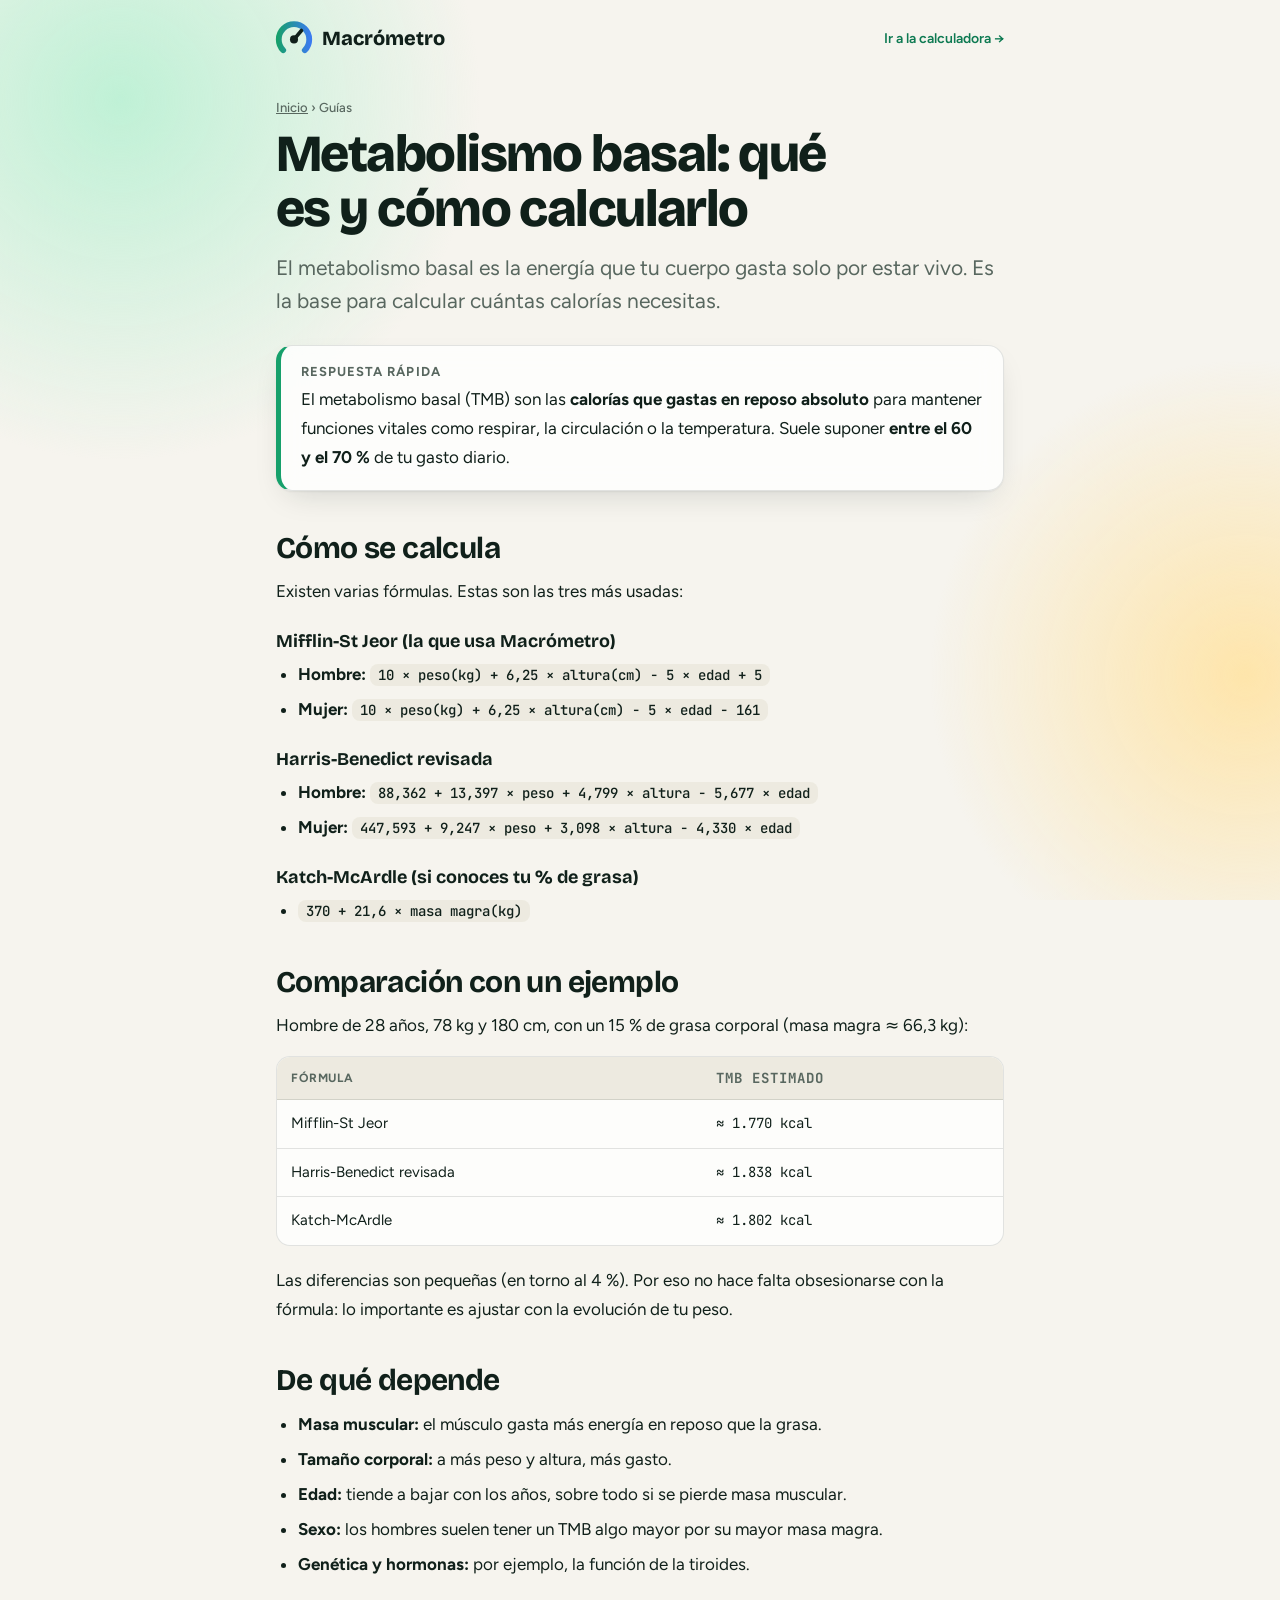
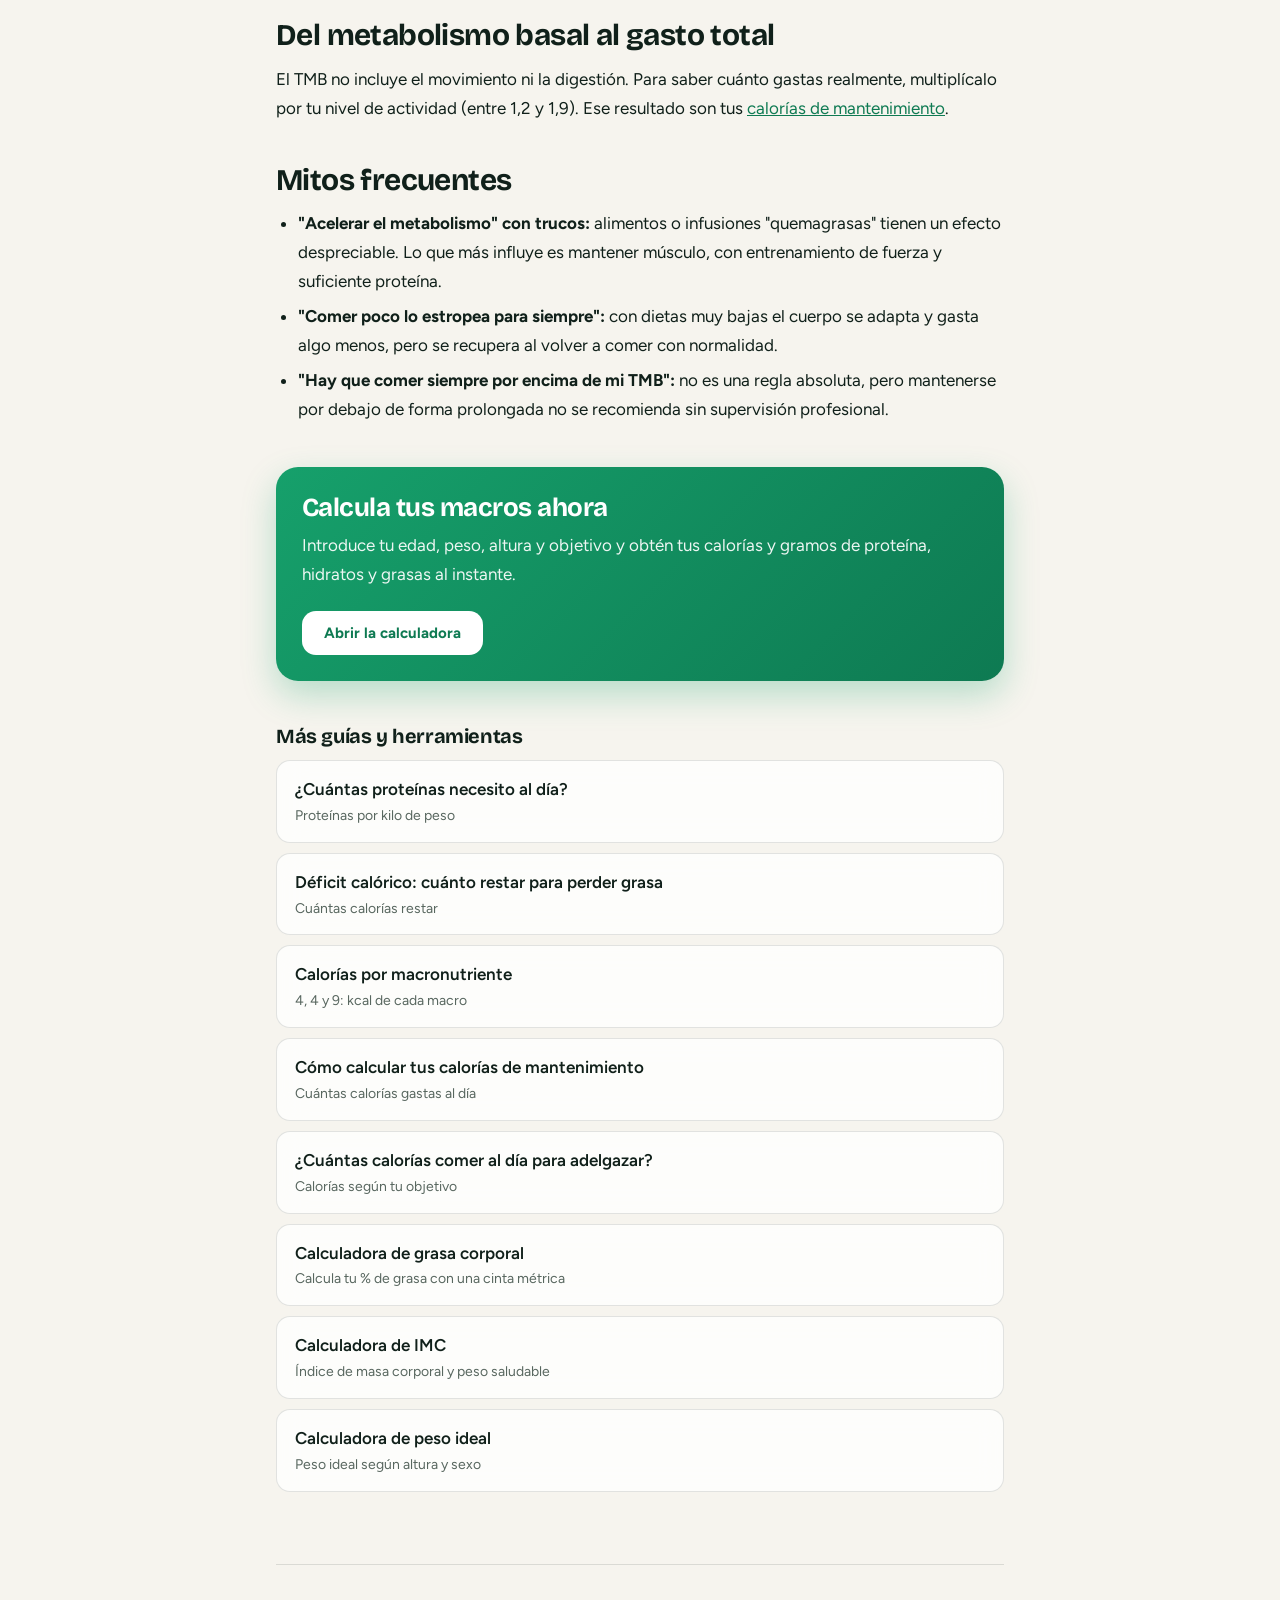
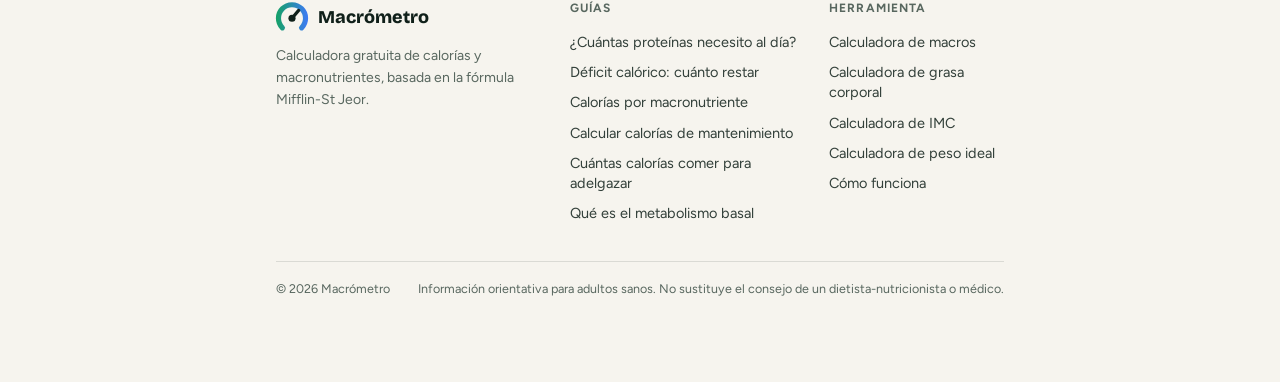
<file: metabolismo-basal.html>
<!doctype html>
<html lang="es">
<head>
<meta charset="utf-8">
<meta name="viewport" content="width=device-width,initial-scale=1,viewport-fit=cover">
<title>Metabolismo basal: qué es y cómo calcularlo (con fórmulas y ejemplo) · Macrómetro</title>
<meta name="description" content="Qué es el metabolismo basal, cómo calcular tu TMB con Mifflin-St Jeor, Harris-Benedict y Katch-McArdle, y qué factores lo modifican.">
<meta name="google-site-verification" content="0I06I1MsxybB7g4-6dj7qjgs_pbRliKTd07mqxr5dvM" />
<link rel="canonical" href="https://macrometro.vercel.app/metabolismo-basal">
<link rel="icon" href="/favicon.svg" type="image/svg+xml">
<meta property="og:type" content="article">
<meta property="og:locale" content="es_ES">
<meta property="og:site_name" content="Macrómetro">
<meta property="og:title" content="Metabolismo basal: qué es y cómo calcularlo (con fórmulas y ejemplo)">
<meta property="og:description" content="Qué es el metabolismo basal, cómo calcular tu TMB con Mifflin-St Jeor, Harris-Benedict y Katch-McArdle, y qué factores lo modifican.">
<meta property="og:url" content="https://macrometro.vercel.app/metabolismo-basal">
<meta property="og:image" content="https://macrometro.vercel.app/og.png">
<meta name="twitter:card" content="summary_large_image">
<meta name="theme-color" content="#F6F4EE" media="(prefers-color-scheme: light)">
<meta name="theme-color" content="#0B1210" media="(prefers-color-scheme: dark)">
<script type="application/ld+json">{"@context": "https://schema.org", "@type": "Article", "headline": "Metabolismo basal: qué es y cómo calcularlo", "description": "Qué es el metabolismo basal, cómo calcular tu TMB con Mifflin-St Jeor, Harris-Benedict y Katch-McArdle, y qué factores lo modifican.", "inLanguage": "es", "datePublished": "2026-10-22", "dateModified": "2026-10-22", "mainEntityOfPage": "https://macrometro.vercel.app/metabolismo-basal", "author": {"@type": "Organization", "name": "Macrómetro"}, "publisher": {"@type": "Organization", "name": "Macrómetro"}, "image": "https://macrometro.vercel.app/og.png"}</script>
<link rel="preconnect" href="https://fonts.googleapis.com">
<link rel="preconnect" href="https://fonts.gstatic.com" crossorigin>
<link rel="stylesheet" href="https://fonts.googleapis.com/css2?family=Bricolage+Grotesque:opsz,wght@12..96,700;12..96,800&family=Figtree:wght@400;500;600;700&family=JetBrains+Mono:wght@500;700&display=swap">
<link rel="stylesheet" href="/article.css">
</head>
<body>
<div class="bg" aria-hidden="true"><i></i><i></i></div>
<div class="wrap">
<nav class="nav">
  <a class="brand" href="/"><span class="logo"><svg viewBox="3 3 26 26" aria-hidden="true"><defs><linearGradient id="lg1" x1="4" y1="0" x2="28" y2="0" gradientUnits="userSpaceOnUse"><stop offset="0" style="stop-color:var(--accent)"/><stop offset="1" style="stop-color:var(--fat)"/></linearGradient></defs><path d="M8.2 24.8A11 11 0 1 1 23.8 24.8" fill="none" stroke="url(#lg1)" stroke-width="4.2" stroke-linecap="round"/><path d="M16 17 21.4 10.6" stroke="var(--ink)" stroke-width="2.6" stroke-linecap="round"/><circle cx="16" cy="17" r="2.9" fill="var(--ink)"/></svg></span>Macrómetro</a>
  <a class="back" href="/">Ir a la calculadora →</a>
</nav>
<main>
<div class="crumb"><a href="/">Inicio</a> › Guías</div>
<h1>Metabolismo basal: qué es y cómo calcularlo</h1>
<p class="lede">El metabolismo basal es la energía que tu cuerpo gasta solo por estar vivo. Es la base para calcular cuántas calorías necesitas.</p>

<div class="tldr"><b>Respuesta rápida</b><p>El metabolismo basal (TMB) son las <strong>calorías que gastas en reposo absoluto</strong> para mantener funciones vitales como respirar, la circulación o la temperatura. Suele suponer <strong>entre el 60 y el 70 %</strong> de tu gasto diario.</p></div>

<h2>Cómo se calcula</h2>
<p>Existen varias fórmulas. Estas son las tres más usadas:</p>
<h3>Mifflin-St Jeor (la que usa Macrómetro)</h3>
<ul>
<li><strong>Hombre:</strong> <code>10 × peso(kg) + 6,25 × altura(cm) − 5 × edad + 5</code></li>
<li><strong>Mujer:</strong> <code>10 × peso(kg) + 6,25 × altura(cm) − 5 × edad − 161</code></li>
</ul>
<h3>Harris-Benedict revisada</h3>
<ul>
<li><strong>Hombre:</strong> <code>88,362 + 13,397 × peso + 4,799 × altura − 5,677 × edad</code></li>
<li><strong>Mujer:</strong> <code>447,593 + 9,247 × peso + 3,098 × altura − 4,330 × edad</code></li>
</ul>
<h3>Katch-McArdle (si conoces tu % de grasa)</h3>
<ul><li><code>370 + 21,6 × masa magra(kg)</code></li></ul>

<h2>Comparación con un ejemplo</h2>
<p>Hombre de 28 años, 78 kg y 180 cm, con un 15 % de grasa corporal (masa magra ≈ 66,3 kg):</p>
<div class="tblwrap"><table>
<thead><tr><th>Fórmula</th><th>TMB estimado</th></tr></thead>
<tbody>
<tr><td>Mifflin-St Jeor</td><td>≈ 1.770 kcal</td></tr>
<tr><td>Harris-Benedict revisada</td><td>≈ 1.838 kcal</td></tr>
<tr><td>Katch-McArdle</td><td>≈ 1.802 kcal</td></tr>
</tbody></table></div>
<p>Las diferencias son pequeñas (en torno al 4 %). Por eso no hace falta obsesionarse con la fórmula: lo importante es ajustar con la evolución de tu peso.</p>

<h2>De qué depende</h2>
<ul>
<li><strong>Masa muscular:</strong> el músculo gasta más energía en reposo que la grasa.</li>
<li><strong>Tamaño corporal:</strong> a más peso y altura, más gasto.</li>
<li><strong>Edad:</strong> tiende a bajar con los años, sobre todo si se pierde masa muscular.</li>
<li><strong>Sexo:</strong> los hombres suelen tener un TMB algo mayor por su mayor masa magra.</li>
<li><strong>Genética y hormonas:</strong> por ejemplo, la función de la tiroides.</li>
</ul>

<h2>Del metabolismo basal al gasto total</h2>
<p>El TMB no incluye el movimiento ni la digestión. Para saber cuánto gastas realmente, multiplícalo por tu nivel de actividad (entre 1,2 y 1,9). Ese resultado son tus <a href="/calorias-de-mantenimiento">calorías de mantenimiento</a>.</p>

<h2>Mitos frecuentes</h2>
<ul>
<li><strong>"Acelerar el metabolismo" con trucos:</strong> alimentos o infusiones "quemagrasas" tienen un efecto despreciable. Lo que más influye es mantener músculo, con entrenamiento de fuerza y suficiente proteína.</li>
<li><strong>"Comer poco lo estropea para siempre":</strong> con dietas muy bajas el cuerpo se adapta y gasta algo menos, pero se recupera al volver a comer con normalidad.</li>
<li><strong>"Hay que comer siempre por encima de mi TMB":</strong> no es una regla absoluta, pero mantenerse por debajo de forma prolongada no se recomienda sin supervisión profesional.</li>
</ul>

<section class="cta">
  <h2>Calcula tus macros ahora</h2>
  <p>Introduce tu edad, peso, altura y objetivo y obtén tus calorías y gramos de proteína, hidratos y grasas al instante.</p>
  <a href="/">Abrir la calculadora</a>
</section>
<section class="related"><h2>Más guías y herramientas</h2><div class="rel"><a href="/proteinas-al-dia">¿Cuántas proteínas necesito al día?<span>Proteínas por kilo de peso</span></a><a href="/deficit-calorico">Déficit calórico: cuánto restar para perder grasa<span>Cuántas calorías restar</span></a><a href="/calorias-por-macronutriente">Calorías por macronutriente<span>4, 4 y 9: kcal de cada macro</span></a><a href="/calorias-de-mantenimiento">Cómo calcular tus calorías de mantenimiento<span>Cuántas calorías gastas al día</span></a><a href="/calorias-para-adelgazar">¿Cuántas calorías comer al día para adelgazar?<span>Calorías según tu objetivo</span></a><a href="/calculadora-grasa-corporal">Calculadora de grasa corporal<span>Calcula tu % de grasa con una cinta métrica</span></a><a href="/calculadora-imc">Calculadora de IMC<span>Índice de masa corporal y peso saludable</span></a><a href="/calculadora-peso-ideal">Calculadora de peso ideal<span>Peso ideal según altura y sexo</span></a></div></section>
</main>
<footer class="site-foot">
  <div class="fgrid">
    <div class="fbrand">
      <div class="brand"><span class="logo"><svg viewBox="3 3 26 26" aria-hidden="true"><defs><linearGradient id="lg2" x1="4" y1="0" x2="28" y2="0" gradientUnits="userSpaceOnUse"><stop offset="0" style="stop-color:var(--accent)"/><stop offset="1" style="stop-color:var(--fat)"/></linearGradient></defs><path d="M8.2 24.8A11 11 0 1 1 23.8 24.8" fill="none" stroke="url(#lg2)" stroke-width="4.2" stroke-linecap="round"/><path d="M16 17 21.4 10.6" stroke="var(--ink)" stroke-width="2.6" stroke-linecap="round"/><circle cx="16" cy="17" r="2.9" fill="var(--ink)"/></svg></span>Macrómetro</div>
      <p>Calculadora gratuita de calorías y macronutrientes, basada en la fórmula Mifflin-St Jeor.</p>
    </div>
    <nav aria-label="Guías"><h3>Guías</h3><a href="/proteinas-al-dia">¿Cuántas proteínas necesito al día?</a><a href="/deficit-calorico">Déficit calórico: cuánto restar</a><a href="/calorias-por-macronutriente">Calorías por macronutriente</a><a href="/calorias-de-mantenimiento">Calcular calorías de mantenimiento</a><a href="/calorias-para-adelgazar">Cuántas calorías comer para adelgazar</a><a href="/metabolismo-basal">Qué es el metabolismo basal</a></nav>
    <nav aria-label="Herramienta"><h3>Herramienta</h3><a href="/">Calculadora de macros</a><a href="/calculadora-grasa-corporal">Calculadora de grasa corporal</a><a href="/calculadora-imc">Calculadora de IMC</a><a href="/calculadora-peso-ideal">Calculadora de peso ideal</a><a href="/#como-funciona">Cómo funciona</a></nav>
  </div>
  <div class="fbottom"><span>© 2026 Macrómetro</span><span>Información orientativa para adultos sanos. No sustituye el consejo de un dietista-nutricionista o médico.</span></div>
</footer>
</div>
</body>
</html>
</file>
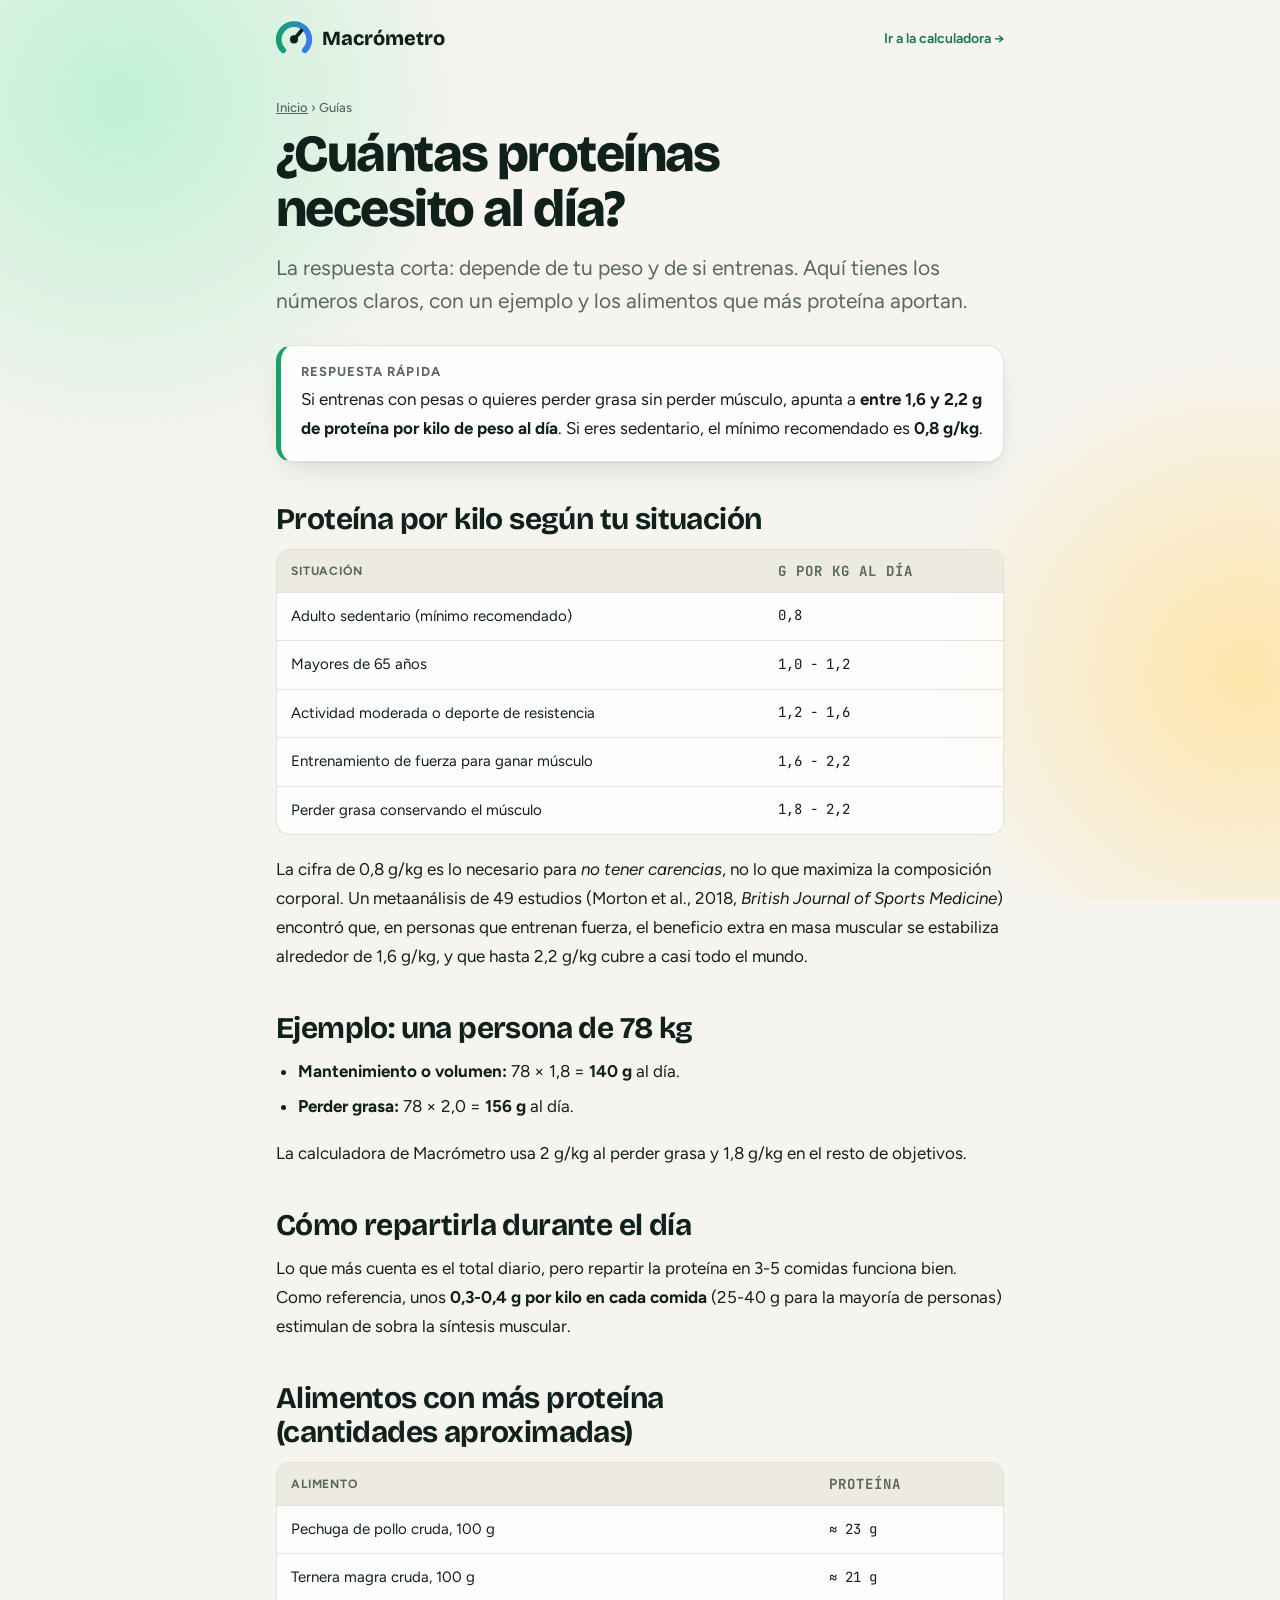
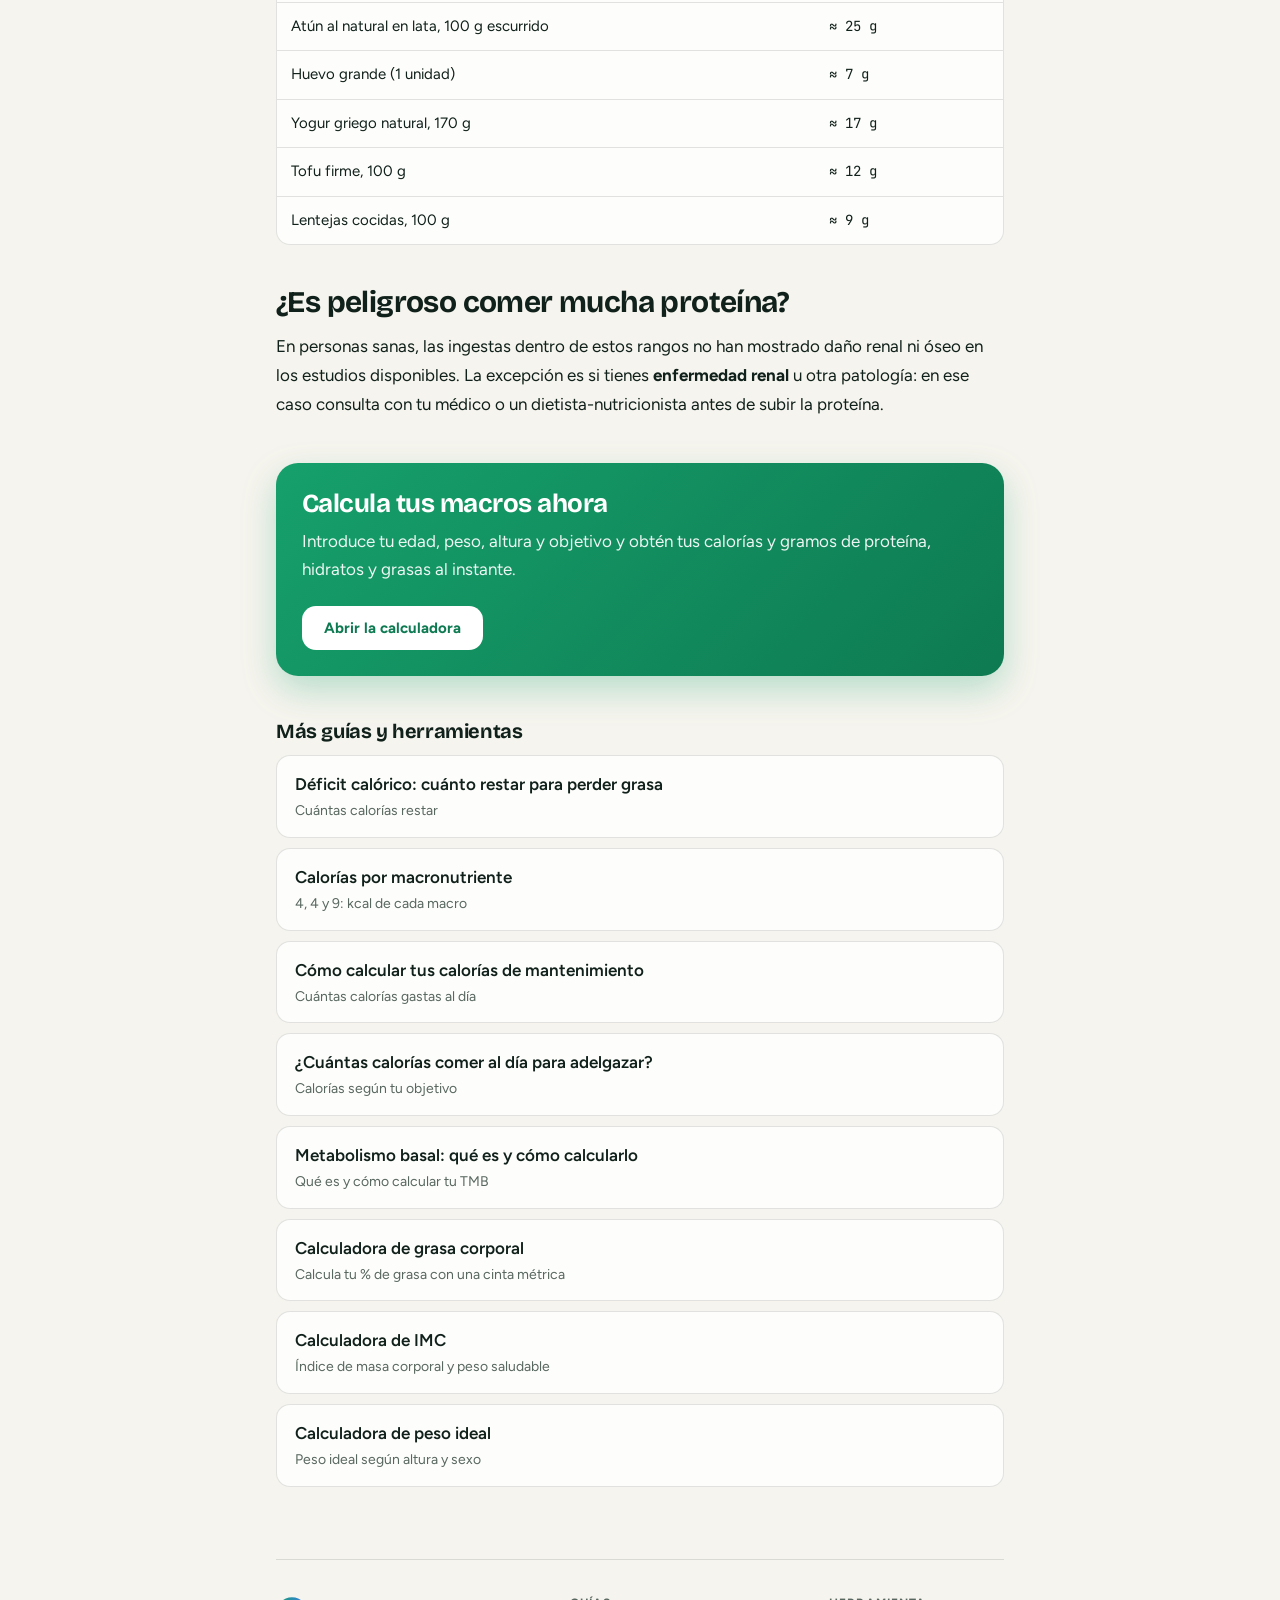
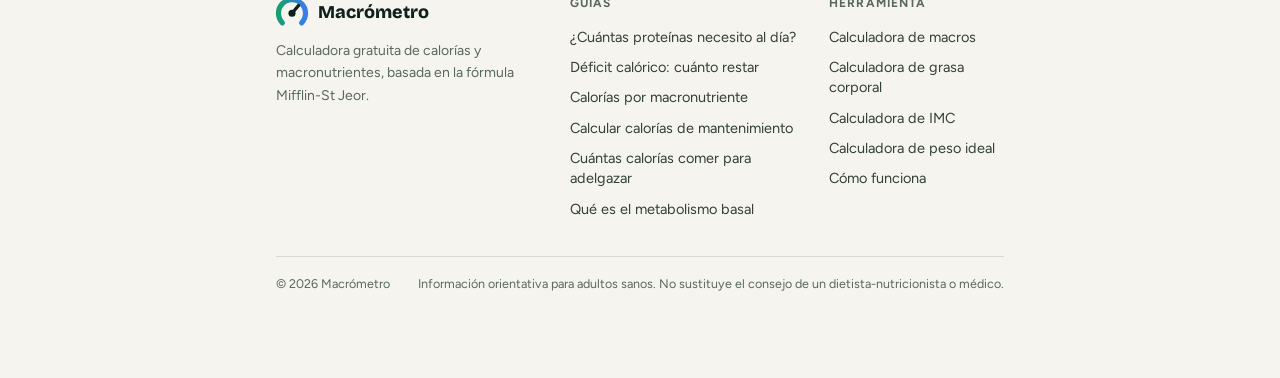
<file: proteinas-al-dia.html>
<!doctype html>
<html lang="es">
<head>
<meta charset="utf-8">
<meta name="viewport" content="width=device-width,initial-scale=1,viewport-fit=cover">
<title>¿Cuántas proteínas necesito al día? Guía por kilo de peso · Macrómetro</title>
<meta name="description" content="Cuántos gramos de proteína necesitas al día según tu peso y objetivo: 0,8 g/kg si eres sedentario, 1,6-2,2 g/kg si entrenas. Ejemplos y alimentos.">
<meta name="google-site-verification" content="0I06I1MsxybB7g4-6dj7qjgs_pbRliKTd07mqxr5dvM" />
<link rel="canonical" href="https://macrometro.vercel.app/proteinas-al-dia">
<link rel="icon" href="/favicon.svg" type="image/svg+xml">
<meta property="og:type" content="article">
<meta property="og:locale" content="es_ES">
<meta property="og:site_name" content="Macrómetro">
<meta property="og:title" content="¿Cuántas proteínas necesito al día? Guía por kilo de peso">
<meta property="og:description" content="Cuántos gramos de proteína necesitas al día según tu peso y objetivo: 0,8 g/kg si eres sedentario, 1,6-2,2 g/kg si entrenas. Ejemplos y alimentos.">
<meta property="og:url" content="https://macrometro.vercel.app/proteinas-al-dia">
<meta property="og:image" content="https://macrometro.vercel.app/og.png">
<meta name="twitter:card" content="summary_large_image">
<meta name="theme-color" content="#F6F4EE" media="(prefers-color-scheme: light)">
<meta name="theme-color" content="#0B1210" media="(prefers-color-scheme: dark)">
<script type="application/ld+json">{"@context": "https://schema.org", "@type": "Article", "headline": "¿Cuántas proteínas necesito al día?", "description": "Cuántos gramos de proteína necesitas al día según tu peso y objetivo: 0,8 g/kg si eres sedentario, 1,6-2,2 g/kg si entrenas. Ejemplos y alimentos.", "inLanguage": "es", "datePublished": "2026-10-22", "dateModified": "2026-10-22", "mainEntityOfPage": "https://macrometro.vercel.app/proteinas-al-dia", "author": {"@type": "Organization", "name": "Macrómetro"}, "publisher": {"@type": "Organization", "name": "Macrómetro"}, "image": "https://macrometro.vercel.app/og.png"}</script>
<link rel="preconnect" href="https://fonts.googleapis.com">
<link rel="preconnect" href="https://fonts.gstatic.com" crossorigin>
<link rel="stylesheet" href="https://fonts.googleapis.com/css2?family=Bricolage+Grotesque:opsz,wght@12..96,700;12..96,800&family=Figtree:wght@400;500;600;700&family=JetBrains+Mono:wght@500;700&display=swap">
<link rel="stylesheet" href="/article.css">
</head>
<body>
<div class="bg" aria-hidden="true"><i></i><i></i></div>
<div class="wrap">
<nav class="nav">
  <a class="brand" href="/"><span class="logo"><svg viewBox="3 3 26 26" aria-hidden="true"><defs><linearGradient id="lg1" x1="4" y1="0" x2="28" y2="0" gradientUnits="userSpaceOnUse"><stop offset="0" style="stop-color:var(--accent)"/><stop offset="1" style="stop-color:var(--fat)"/></linearGradient></defs><path d="M8.2 24.8A11 11 0 1 1 23.8 24.8" fill="none" stroke="url(#lg1)" stroke-width="4.2" stroke-linecap="round"/><path d="M16 17 21.4 10.6" stroke="var(--ink)" stroke-width="2.6" stroke-linecap="round"/><circle cx="16" cy="17" r="2.9" fill="var(--ink)"/></svg></span>Macrómetro</a>
  <a class="back" href="/">Ir a la calculadora →</a>
</nav>
<main>
<div class="crumb"><a href="/">Inicio</a> › Guías</div>
<h1>¿Cuántas proteínas necesito al día?</h1>
<p class="lede">La respuesta corta: depende de tu peso y de si entrenas. Aquí tienes los números claros, con un ejemplo y los alimentos que más proteína aportan.</p>

<div class="tldr"><b>Respuesta rápida</b><p>Si entrenas con pesas o quieres perder grasa sin perder músculo, apunta a <strong>entre 1,6 y 2,2 g de proteína por kilo de peso al día</strong>. Si eres sedentario, el mínimo recomendado es <strong>0,8 g/kg</strong>.</p></div>

<h2>Proteína por kilo según tu situación</h2>
<div class="tblwrap"><table>
<thead><tr><th>Situación</th><th>g por kg al día</th></tr></thead>
<tbody>
<tr><td>Adulto sedentario (mínimo recomendado)</td><td>0,8</td></tr>
<tr><td>Mayores de 65 años</td><td>1,0 - 1,2</td></tr>
<tr><td>Actividad moderada o deporte de resistencia</td><td>1,2 - 1,6</td></tr>
<tr><td>Entrenamiento de fuerza para ganar músculo</td><td>1,6 - 2,2</td></tr>
<tr><td>Perder grasa conservando el músculo</td><td>1,8 - 2,2</td></tr>
</tbody></table></div>
<p>La cifra de 0,8 g/kg es lo necesario para <em>no tener carencias</em>, no lo que maximiza la composición corporal. Un metaanálisis de 49 estudios (Morton et al., 2018, <em>British Journal of Sports Medicine</em>) encontró que, en personas que entrenan fuerza, el beneficio extra en masa muscular se estabiliza alrededor de 1,6 g/kg, y que hasta 2,2 g/kg cubre a casi todo el mundo.</p>

<h2>Ejemplo: una persona de 78 kg</h2>
<ul>
<li><strong>Mantenimiento o volumen:</strong> 78 × 1,8 = <strong>140 g</strong> al día.</li>
<li><strong>Perder grasa:</strong> 78 × 2,0 = <strong>156 g</strong> al día.</li>
</ul>
<p>La calculadora de Macrómetro usa 2 g/kg al perder grasa y 1,8 g/kg en el resto de objetivos.</p>

<h2>Cómo repartirla durante el día</h2>
<p>Lo que más cuenta es el total diario, pero repartir la proteína en 3-5 comidas funciona bien. Como referencia, unos <strong>0,3-0,4 g por kilo en cada comida</strong> (25-40 g para la mayoría de personas) estimulan de sobra la síntesis muscular.</p>

<h2>Alimentos con más proteína (cantidades aproximadas)</h2>
<div class="tblwrap"><table>
<thead><tr><th>Alimento</th><th>Proteína</th></tr></thead>
<tbody>
<tr><td>Pechuga de pollo cruda, 100 g</td><td>≈ 23 g</td></tr>
<tr><td>Ternera magra cruda, 100 g</td><td>≈ 21 g</td></tr>
<tr><td>Atún al natural en lata, 100 g escurrido</td><td>≈ 25 g</td></tr>
<tr><td>Huevo grande (1 unidad)</td><td>≈ 7 g</td></tr>
<tr><td>Yogur griego natural, 170 g</td><td>≈ 17 g</td></tr>
<tr><td>Tofu firme, 100 g</td><td>≈ 12 g</td></tr>
<tr><td>Lentejas cocidas, 100 g</td><td>≈ 9 g</td></tr>
</tbody></table></div>

<h2>¿Es peligroso comer mucha proteína?</h2>
<p>En personas sanas, las ingestas dentro de estos rangos no han mostrado daño renal ni óseo en los estudios disponibles. La excepción es si tienes <strong>enfermedad renal</strong> u otra patología: en ese caso consulta con tu médico o un dietista-nutricionista antes de subir la proteína.</p>

<section class="cta">
  <h2>Calcula tus macros ahora</h2>
  <p>Introduce tu edad, peso, altura y objetivo y obtén tus calorías y gramos de proteína, hidratos y grasas al instante.</p>
  <a href="/">Abrir la calculadora</a>
</section>
<section class="related"><h2>Más guías y herramientas</h2><div class="rel"><a href="/deficit-calorico">Déficit calórico: cuánto restar para perder grasa<span>Cuántas calorías restar</span></a><a href="/calorias-por-macronutriente">Calorías por macronutriente<span>4, 4 y 9: kcal de cada macro</span></a><a href="/calorias-de-mantenimiento">Cómo calcular tus calorías de mantenimiento<span>Cuántas calorías gastas al día</span></a><a href="/calorias-para-adelgazar">¿Cuántas calorías comer al día para adelgazar?<span>Calorías según tu objetivo</span></a><a href="/metabolismo-basal">Metabolismo basal: qué es y cómo calcularlo<span>Qué es y cómo calcular tu TMB</span></a><a href="/calculadora-grasa-corporal">Calculadora de grasa corporal<span>Calcula tu % de grasa con una cinta métrica</span></a><a href="/calculadora-imc">Calculadora de IMC<span>Índice de masa corporal y peso saludable</span></a><a href="/calculadora-peso-ideal">Calculadora de peso ideal<span>Peso ideal según altura y sexo</span></a></div></section>
</main>
<footer class="site-foot">
  <div class="fgrid">
    <div class="fbrand">
      <div class="brand"><span class="logo"><svg viewBox="3 3 26 26" aria-hidden="true"><defs><linearGradient id="lg2" x1="4" y1="0" x2="28" y2="0" gradientUnits="userSpaceOnUse"><stop offset="0" style="stop-color:var(--accent)"/><stop offset="1" style="stop-color:var(--fat)"/></linearGradient></defs><path d="M8.2 24.8A11 11 0 1 1 23.8 24.8" fill="none" stroke="url(#lg2)" stroke-width="4.2" stroke-linecap="round"/><path d="M16 17 21.4 10.6" stroke="var(--ink)" stroke-width="2.6" stroke-linecap="round"/><circle cx="16" cy="17" r="2.9" fill="var(--ink)"/></svg></span>Macrómetro</div>
      <p>Calculadora gratuita de calorías y macronutrientes, basada en la fórmula Mifflin-St Jeor.</p>
    </div>
    <nav aria-label="Guías"><h3>Guías</h3><a href="/proteinas-al-dia">¿Cuántas proteínas necesito al día?</a><a href="/deficit-calorico">Déficit calórico: cuánto restar</a><a href="/calorias-por-macronutriente">Calorías por macronutriente</a><a href="/calorias-de-mantenimiento">Calcular calorías de mantenimiento</a><a href="/calorias-para-adelgazar">Cuántas calorías comer para adelgazar</a><a href="/metabolismo-basal">Qué es el metabolismo basal</a></nav>
    <nav aria-label="Herramienta"><h3>Herramienta</h3><a href="/">Calculadora de macros</a><a href="/calculadora-grasa-corporal">Calculadora de grasa corporal</a><a href="/calculadora-imc">Calculadora de IMC</a><a href="/calculadora-peso-ideal">Calculadora de peso ideal</a><a href="/#como-funciona">Cómo funciona</a></nav>
  </div>
  <div class="fbottom"><span>© 2026 Macrómetro</span><span>Información orientativa para adultos sanos. No sustituye el consejo de un dietista-nutricionista o médico.</span></div>
</footer>
</div>
</body>
</html>
</file>
<file: article.css>
:root{
  --bg:#F6F4EE; --bg2:#EDEAE0; --surface:rgba(255,255,255,.78); --surface-solid:#FFFFFF;
  --ink:#10201A; --muted:#58675F; --line:rgba(16,32,26,.12);
  --accent:#16A06B; --accent2:#0E7A52; --accent-ink:#FFFFFF; --glow:rgba(22,160,107,.28); --fat:#3B7BF0;
  --shadow:0 1px 2px rgba(16,32,26,.06),0 12px 32px -12px rgba(16,32,26,.18);
  --blob1:#B9F0D3; --blob2:#FFE3A3; --blob3:#BFD6FF;
  --display:"Bricolage Grotesque","Segoe UI",system-ui,sans-serif;
  --body:"Figtree","Segoe UI",system-ui,sans-serif;
  --mono:"JetBrains Mono",ui-monospace,Menlo,monospace;
  color-scheme:light;
}
@media (prefers-color-scheme: dark){:root{
  --bg:#0B1210; --bg2:#101A17; --surface:rgba(23,34,30,.72); --surface-solid:#17221E;
  --ink:#EAF3EE; --muted:#9BB0A6; --line:rgba(234,243,238,.12);
  --accent:#3DDC97; --accent2:#2BB87B; --accent-ink:#04120C; --glow:rgba(61,220,151,.28); --fat:#6A9BFF;
  --shadow:0 1px 2px rgba(0,0,0,.4),0 18px 40px -16px rgba(0,0,0,.7);
  --blob1:#0F3D2B; --blob2:#3B2C0A; --blob3:#142A57; color-scheme:dark}}
*{box-sizing:border-box}
body{margin:0;background:var(--bg);color:var(--ink);font-family:var(--body);font-size:17px;line-height:1.7;-webkit-font-smoothing:antialiased;overflow-x:hidden;min-height:100vh}
.bg{position:fixed;inset:0;z-index:-1;overflow:hidden;pointer-events:none}
.bg i{position:absolute;border-radius:50%;opacity:.9}
.bg i:nth-child(1){width:720px;height:720px;background:radial-gradient(closest-side,var(--blob1),transparent);top:-260px;left:-240px}
.bg i:nth-child(2){width:630px;height:630px;background:radial-gradient(closest-side,var(--blob2),transparent);top:40%;right:-280px}
.wrap{max-width:760px;margin:0 auto;padding:20px max(16px,env(safe-area-inset-right)) 80px max(16px,env(safe-area-inset-left))}
.nav{display:flex;justify-content:space-between;align-items:center;margin-bottom:clamp(24px,5vw,44px)}
.brand{display:flex;align-items:center;gap:10px;font:800 20px var(--display);color:var(--ink);text-decoration:none}
.logo{width:36px;height:36px;display:grid;place-items:center;flex:none}
.logo svg{width:100%;height:100%;overflow:visible}
.back{font:600 14px var(--body);color:var(--accent2);text-decoration:none}
@media (prefers-color-scheme: dark){.back{color:var(--accent)}}
.crumb{font:500 13px var(--body);color:var(--muted);margin-bottom:12px}
.crumb a{color:var(--muted)}
h1{font:800 clamp(32px,6vw,52px)/1.05 var(--display);letter-spacing:-.03em;margin:0 0 16px;text-wrap:balance}
.lede{font-size:clamp(18px,2.4vw,21px);color:var(--muted);margin:0 0 28px;line-height:1.55}
h2{font:700 clamp(24px,4vw,30px)/1.15 var(--display);letter-spacing:-.02em;margin:40px 0 12px;text-wrap:balance}
main h3{font:700 18px var(--display);margin:24px 0 8px}
p,li{color:var(--ink)}
p{margin:0 0 16px}
ul,ol{padding-left:22px;margin:0 0 18px}
li{margin-bottom:6px}
a{color:var(--accent2)}
@media (prefers-color-scheme: dark){a{color:var(--accent)}}
.tldr{background:var(--surface);border:1px solid var(--line);border-left:5px solid var(--accent);border-radius:16px;padding:18px 20px;margin:0 0 28px;box-shadow:var(--shadow);backdrop-filter:blur(14px)}
.tldr b{display:block;font:700 13px var(--body);letter-spacing:.08em;text-transform:uppercase;color:var(--muted);margin-bottom:6px}
.tldr p{margin:0}
.tblwrap{overflow-x:auto;margin:0 0 20px;border:1px solid var(--line);border-radius:14px;background:var(--surface)}
table{width:100%;border-collapse:collapse;font-size:15px}
th{text-align:left;font:700 12px var(--body);letter-spacing:.07em;text-transform:uppercase;color:var(--muted);padding:12px 14px;background:var(--bg2)}
td{padding:11px 14px;border-top:1px solid var(--line)}
td:not(:first-child),th:not(:first-child){font-family:var(--mono);font-size:14px}
code{font:500 14px var(--mono);background:var(--bg2);border-radius:8px;padding:2px 8px}
.cta{margin:44px 0 0;padding:26px;border-radius:22px;background:linear-gradient(135deg,var(--accent),var(--accent2));color:var(--accent-ink);box-shadow:0 14px 34px var(--glow)}
.cta h2{margin:0 0 8px;color:inherit;font-size:26px}
.cta p{color:inherit;opacity:.92}
.cta a{display:inline-block;margin-top:6px;background:var(--accent-ink);color:var(--accent2);padding:13px 22px;border-radius:14px;font:700 15px var(--body);text-decoration:none}
@media (prefers-color-scheme: dark){.cta a{color:var(--accent)}}
.related{margin-top:44px}
.related h2{font-size:20px;margin-top:0}
.rel{display:grid;gap:10px}
.rel a{display:block;padding:14px 18px;border-radius:14px;background:var(--surface);border:1px solid var(--line);text-decoration:none;color:var(--ink);font-weight:600;backdrop-filter:blur(14px)}
.rel a span{display:block;font-weight:400;font-size:14px;color:var(--muted)}
.rel a:hover{border-color:var(--accent)}
.site-foot{margin-top:72px;padding-top:36px;border-top:1px solid var(--line)}
.site-foot .fgrid{display:grid;grid-template-columns:1.5fr 1.3fr 1fr;gap:32px}
@media (max-width:700px){.site-foot .fgrid{grid-template-columns:1fr 1fr}.site-foot .fbrand{grid-column:1/-1}}
.site-foot .brand{font:800 18px var(--display);color:var(--ink);text-decoration:none;display:flex;align-items:center;gap:10px}
.site-foot .logo{width:32px;height:32px}
.site-foot p{margin:12px 0 0;font-size:14px;line-height:1.6;color:var(--muted);max-width:36ch}
.site-foot h3{font:700 12px var(--body);letter-spacing:.09em;text-transform:uppercase;color:var(--muted);margin:0 0 12px}
.site-foot nav a{display:block;font-size:14.5px;line-height:1.4;padding:5px 0;color:var(--ink);text-decoration:none;opacity:.85}
.site-foot nav a:hover{opacity:1;color:var(--accent2);text-decoration:underline}
.site-foot .fbottom{margin-top:32px;padding:18px 0 4px;border-top:1px solid var(--line);font-size:12.5px;line-height:1.5;color:var(--muted);display:flex;justify-content:space-between;gap:8px 24px;flex-wrap:wrap}
@media (prefers-color-scheme: dark){.site-foot nav a:hover{color:var(--accent)}}

/* Herramienta: grasa corporal */
[hidden]{display:none!important}
.gtool{display:grid;grid-template-columns:1fr;gap:16px;margin:0 0 8px}
.gcard{background:var(--surface);border:1px solid var(--line);border-radius:22px;padding:22px;box-shadow:var(--shadow);backdrop-filter:blur(18px);-webkit-backdrop-filter:blur(18px)}
.gh{font:700 13px var(--body);letter-spacing:.09em;text-transform:uppercase;color:var(--muted);margin:0 0 16px}
.lbl,.gfield label{font-size:12px;font-weight:600;letter-spacing:.07em;text-transform:uppercase;color:var(--muted)}
.gfield{display:flex;flex-direction:column;gap:7px;min-width:0;margin-bottom:14px}
.grow{display:grid;grid-template-columns:repeat(2,minmax(0,1fr));gap:12px}
.grow .gfield{margin-bottom:0}
.inp{position:relative}
.inp input{width:100%;font:700 20px var(--mono);color:var(--ink);background:var(--bg2);border:1.5px solid transparent;border-radius:14px;padding:12px 38px 12px 14px;-moz-appearance:textfield}
.inp input::-webkit-outer-spin-button,.inp input::-webkit-inner-spin-button{-webkit-appearance:none;margin:0}
.inp u{position:absolute;right:12px;top:50%;transform:translateY(-50%);text-decoration:none;font:600 12px var(--mono);color:var(--muted);pointer-events:none}
.inp input:focus{outline:none;border-color:var(--accent);box-shadow:0 0 0 4px var(--glow)}
.seg{display:flex;gap:4px;padding:4px;background:var(--bg2);border-radius:14px}
.seg button{flex:1 1 0;font:600 14px var(--body);color:var(--muted);background:transparent;border:0;border-radius:11px;padding:11px 6px;cursor:pointer}
.seg button[aria-pressed="true"]{background:var(--surface-solid);color:var(--ink);box-shadow:0 2px 8px rgba(0,0,0,.14)}
.seg button:focus-visible{outline:2px solid var(--accent);outline-offset:2px}
.gbig{font:700 clamp(56px,14vw,84px)/1 var(--mono);letter-spacing:-.04em;margin:6px 0 4px;display:flex;align-items:baseline;gap:6px}
.gbig small{font:600 22px var(--display);color:var(--muted);letter-spacing:0}
.gcat{display:inline-block;font:700 14px var(--body);padding:6px 14px;border-radius:99px;background:var(--bg2);min-height:32px;margin-bottom:18px}
.gcat:empty{display:none}
.gscale{position:relative;height:12px;border-radius:6px;background:linear-gradient(90deg,#3B7BF0 0%,#16A06B 28%,#F0A500 55%,#E5483E 100%)}
.gscale i{position:absolute;top:-4px;left:0;width:6px;height:20px;border-radius:3px;background:var(--ink);transform:translateX(-50%);transition:left .4s ease;box-shadow:0 0 0 2px var(--bg)}
.gscale-l{display:flex;justify-content:space-between;font:500 11px var(--mono);color:var(--muted);margin:6px 0 18px}
.gstats{display:grid;grid-template-columns:repeat(3,minmax(0,1fr));gap:10px}
.gstats div{background:var(--bg2);border-radius:14px;padding:12px}
.gstats span{display:block;font:600 11px var(--body);letter-spacing:.05em;text-transform:uppercase;color:var(--muted)}
.gstats b{display:block;font:700 18px var(--mono);margin-top:4px}
@media (max-width:480px){.gstats{grid-template-columns:1fr}.gstats div{display:flex;justify-content:space-between;align-items:baseline}.gstats b{margin:0}}
.gnote{font-size:13px;color:var(--muted);margin:14px 0 0;line-height:1.5}
@media (prefers-reduced-motion:reduce){.gscale i{transition:none}}
.gscale-p{position:relative;height:18px;margin:6px 0 18px;font:500 11px var(--mono);color:var(--muted)}
.gscale-p span{position:absolute;transform:translateX(-50%);white-space:nowrap}
.gscale-p span:first-child{transform:none}
.gscale-p span:last-child{transform:translateX(-100%)}
.gstats.four{grid-template-columns:repeat(2,minmax(0,1fr));margin-top:8px}
@media (max-width:480px){.gstats.four{grid-template-columns:repeat(2,minmax(0,1fr))}.gstats.four div{display:block}.gstats.four b{margin-top:4px}}
</file>
